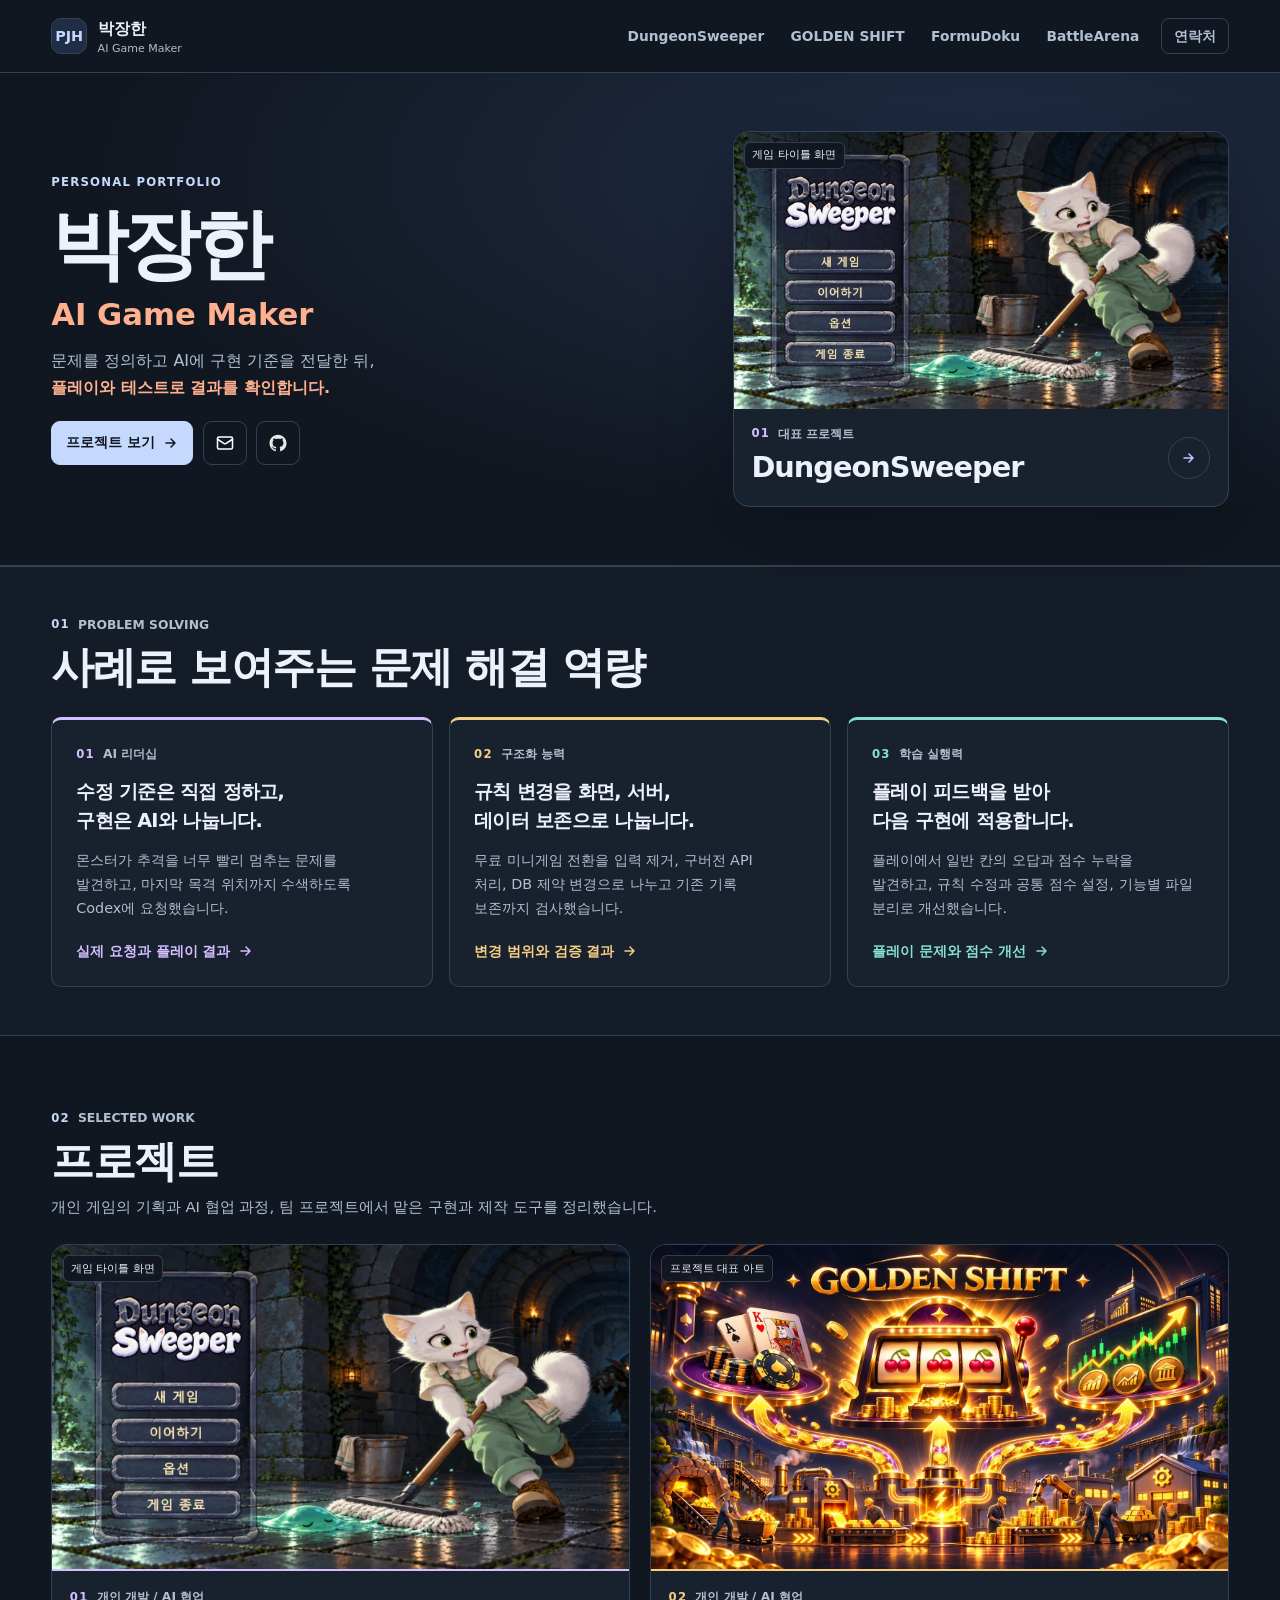
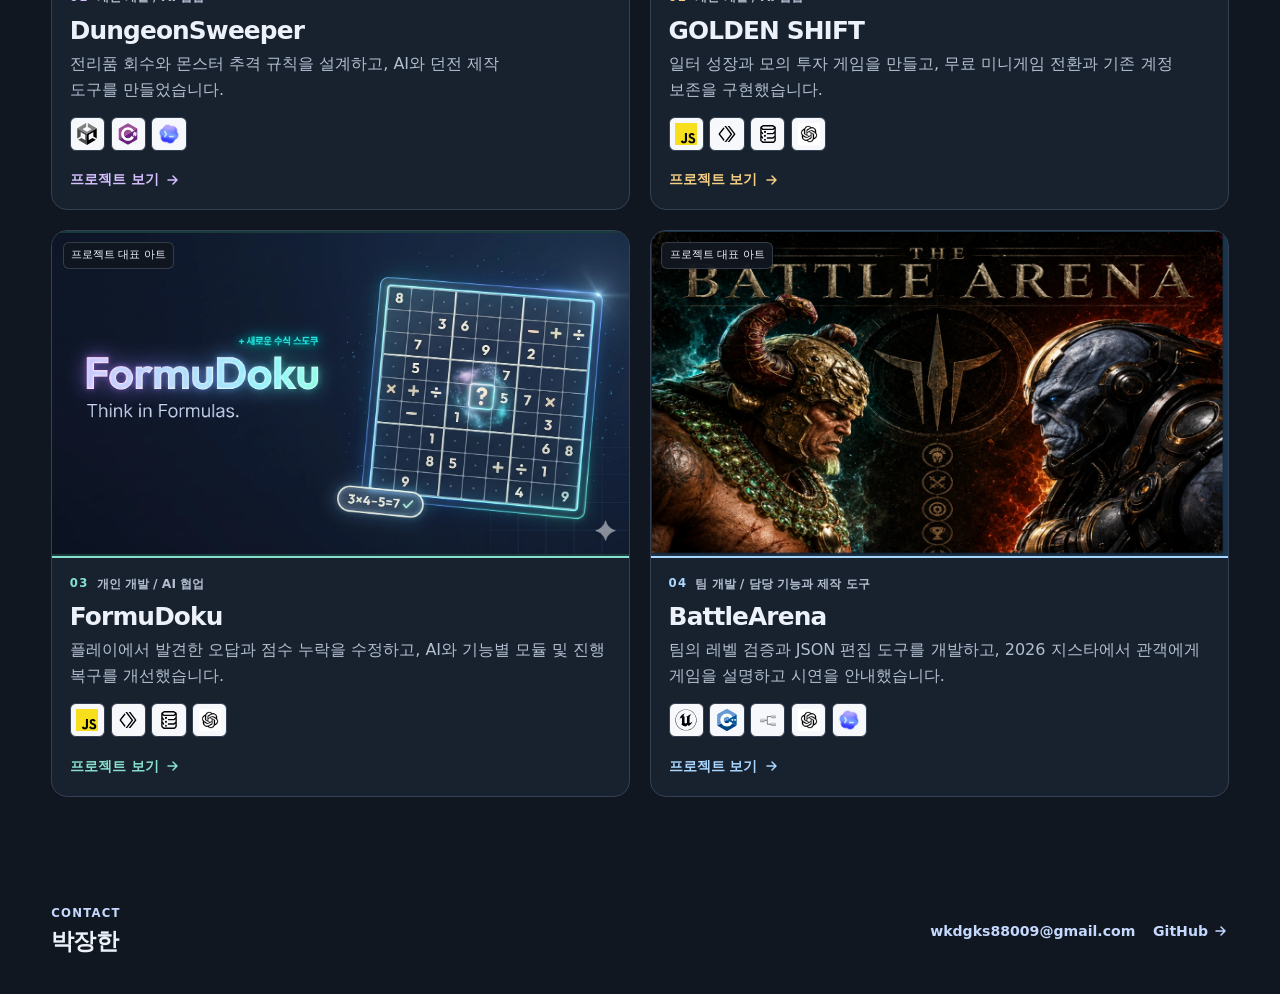
<file: index.html>
<!doctype html>
<html lang="ko">
<head>
  <meta charset="utf-8">
  <meta name="viewport" content="width=device-width, initial-scale=1">
  <meta name="description" content="박장한의 게임 기획, AI 협업 개발과 플레이 검증 포트폴리오.">
  <meta name="theme-color" content="#111720">
  <meta property="og:type" content="website">
  <meta property="og:title" content="박장한 | AI Game Maker Portfolio">
  <meta property="og:description" content="박장한의 게임 기획, AI 협업 개발과 플레이 검증 포트폴리오.">
  <meta property="og:url" content="https://msg1150.github.io/ai-game-maker-portfolio/">
  <meta property="og:image" content="https://msg1150.github.io/ai-game-maker-portfolio/assets/dungeon.webp">
  <link rel="canonical" href="https://msg1150.github.io/ai-game-maker-portfolio/">
  <link rel="icon" href="./assets/mark.svg?v=a60e582f" type="image/svg+xml">
  <link rel="stylesheet" href="./assets/site.css?v=b56db8f4">
  <script src="./assets/site.js?v=285ba21d" defer></script>
  <title>박장한 | AI Game Maker Portfolio</title>
</head>
<body class="home">
  <a class="skip" href="#main">본문으로 건너뛰기</a>
  <header class="site-header">
    <div class="shell header-inner">
      <a class="brand" href="./" aria-label="박장한 포트폴리오 홈"><span class="mark" aria-hidden="true">PJH</span><span>박장한 <small>AI Game Maker</small></span></a>
      <nav class="site-nav" aria-label="프로젝트 탐색"><a href="./projects/dungeonsweeper/">DungeonSweeper</a><a href="./projects/golden-shift/">GOLDEN SHIFT</a><a href="./projects/formudoku/">FormuDoku</a><a href="./projects/battlearena/">BattleArena</a><a class="contact-link" href="#contact">연락처</a></nav>
    </div>
  </header>
  <main id="main">
      <section class="hero">
        <div class="shell hero-inner">
          <div class="hero-copy">
            <p class="eyebrow"><span>PERSONAL PORTFOLIO</span></p>
            <h1>박장한</h1>
            <p class="hero-role">AI Game Maker</p>
            <p class="hero-summary">문제를 정의하고 AI에 구현 기준을 전달한 뒤, <strong class="text-accent">플레이와 테스트로 결과를 확인합니다.</strong></p>
            <div class="actions">
              <a class="button primary" href="#projects">프로젝트 보기<svg aria-hidden="true" viewBox="0 0 16 16" width="16" height="16" fill="none"><path d="M3 8h9m-4-4 4 4-4 4" stroke="currentColor" stroke-width="1.5" stroke-linecap="round" stroke-linejoin="round"/></svg></a>
              <a class="button icon-button" href="mailto:wkdgks88009@gmail.com" aria-label="이메일" title="이메일"><img src="./assets/icons/lucide/mail.svg" alt="" width="18" height="18"></a>
              <a class="button icon-button" href="https://github.com/msg1150" aria-label="GitHub 프로필" title="GitHub 프로필"><img src="./assets/icons/devicon/github.svg" alt="" width="18" height="18"></a>
            </div>
          </div>
          <a class="feature tone-violet" href="./projects/dungeonsweeper/">
            <div class="feature-media"><img src="./assets/dungeon.webp" alt="고양이 탐험가와 슬라임이 보이는 DungeonSweeper 타이틀 화면" width="1440" height="810" fetchpriority="high" decoding="async"><span>게임 타이틀 화면</span></div>
            <div class="feature-caption"><div><p class="eyebrow"><span>01</span> 대표 프로젝트</p><strong>DungeonSweeper</strong></div><span class="round-icon"><svg aria-hidden="true" viewBox="0 0 16 16" width="16" height="16" fill="none"><path d="M3 8h9m-4-4 4 4-4 4" stroke="currentColor" stroke-width="1.5" stroke-linecap="round" stroke-linejoin="round"/></svg></span></div>
          </a>
        </div>
      </section>
      <section class="home-evidence" id="highlights">
        <div class="shell section">
          <div class="section-head"><div><p class="eyebrow"><span>01</span> PROBLEM SOLVING</p><h2>사례로 보여주는 문제 해결 역량</h2></div></div>
          <div class="competency-grid">
            <article class="competency-card tone-violet">
              <p class="eyebrow"><span>01</span> AI 리더십</p>
              <h3>수정 기준은 직접 정하고, 구현은 AI와 나눕니다.</h3>
              <p>몬스터가 추격을 너무 빨리 멈추는 문제를 발견하고, 마지막 목격 위치까지 수색하도록 Codex에 요청했습니다.</p>
              <a href="./projects/dungeonsweeper/#awareness">실제 요청과 플레이 결과 <svg aria-hidden="true" viewBox="0 0 16 16" width="16" height="16" fill="none"><path d="M3 8h9m-4-4 4 4-4 4" stroke="currentColor" stroke-width="1.5" stroke-linecap="round" stroke-linejoin="round"/></svg></a>
            </article>
            <article class="competency-card tone-gold">
              <p class="eyebrow"><span>02</span> 구조화 능력</p>
              <h3>규칙 변경을 화면, 서버, 데이터 보존으로 나눕니다.</h3>
              <p>무료 미니게임 전환을 입력 제거, 구버전 API 처리, DB 제약 변경으로 나누고 기존 기록 보존까지 검사했습니다.</p>
              <a href="./projects/golden-shift/#free-play">변경 범위와 검증 결과 <svg aria-hidden="true" viewBox="0 0 16 16" width="16" height="16" fill="none"><path d="M3 8h9m-4-4 4 4-4 4" stroke="currentColor" stroke-width="1.5" stroke-linecap="round" stroke-linejoin="round"/></svg></a>
            </article>
            <article class="competency-card tone-mint">
              <p class="eyebrow"><span>03</span> 학습 실행력</p>
              <h3>플레이 피드백을 받아 다음 구현에 적용합니다.</h3>
              <p>플레이에서 일반 칸의 오답과 점수 누락을 발견하고, 규칙 수정과 공통 점수 설정, 기능별 파일 분리로 개선했습니다.</p>
              <a href="./projects/formudoku/#score-revision">플레이 문제와 점수 개선 <svg aria-hidden="true" viewBox="0 0 16 16" width="16" height="16" fill="none"><path d="M3 8h9m-4-4 4 4-4 4" stroke="currentColor" stroke-width="1.5" stroke-linecap="round" stroke-linejoin="round"/></svg></a>
            </article>
          </div>
        </div>
      </section>
      <section class="shell section" id="projects">
        <div class="section-head">
          <div><p class="eyebrow"><span>02</span> SELECTED WORK</p><h2>프로젝트</h2>
            <p class="section-intro">개인 게임의 기획과 AI 협업 과정, 팀 프로젝트에서 맡은 구현과 제작 도구를 정리했습니다.</p></div>
        </div>
        <div class="project-grid"><article class="project-card tone-violet">
    <a href="./projects/dungeonsweeper/">
      <div class="card-image"><img src="./assets/dungeon.webp" alt="고양이 탐험가와 슬라임이 보이는 DungeonSweeper 타이틀 화면" width="1440" height="810" loading="lazy" decoding="async"><span>게임 타이틀 화면</span></div>
      <div class="card-body">
        <p class="eyebrow"><span>01</span> 개인 개발 / AI 협업</p>
        <h3>DungeonSweeper</h3>
        <p>전리품 회수와 몬스터 추격 규칙을 설계하고, AI와 던전 제작 도구를 만들었습니다.</p>
        <ul class="tags" aria-label="사용 기술"><li class="tag-logo" title="Unity"><img src="./assets/icons/devicon/unity.svg" alt="Unity" width="22" height="22"><span class="tag-touch-label" aria-hidden="true">Unity</span></li><li class="tag-logo" title="C#"><img src="./assets/icons/devicon/csharp.svg" alt="C#" width="22" height="22"><span class="tag-touch-label" aria-hidden="true">C#</span></li><li class="tag-logo" title="Codex"><img src="./assets/icons/openai/codex.png" alt="Codex" width="22" height="22"><span class="tag-touch-label" aria-hidden="true">Codex</span></li></ul>
        <span class="card-action">프로젝트 보기 <svg aria-hidden="true" viewBox="0 0 16 16" width="16" height="16" fill="none"><path d="M3 8h9m-4-4 4 4-4 4" stroke="currentColor" stroke-width="1.5" stroke-linecap="round" stroke-linejoin="round"/></svg></span>
      </div>
    </a>
  </article><article class="project-card tone-gold">
    <a href="./projects/golden-shift/">
      <div class="card-image"><img src="./assets/golden-cover.webp" alt="슬롯, 블랙잭, 가상 거래소와 금 생산 시설을 담은 GOLDEN SHIFT 대표 일러스트" width="1600" height="900" loading="lazy" decoding="async"><span>프로젝트 대표 아트</span></div>
      <div class="card-body">
        <p class="eyebrow"><span>02</span> 개인 개발 / AI 협업</p>
        <h3>GOLDEN SHIFT</h3>
        <p>일터 성장과 모의 투자 게임을 만들고, 무료 미니게임 전환과 기존 계정 보존을 구현했습니다.</p>
        <ul class="tags" aria-label="사용 기술"><li class="tag-logo" title="JavaScript"><img src="./assets/icons/jsconf/javascript.svg" alt="JavaScript" width="22" height="22"><span class="tag-touch-label" aria-hidden="true">JavaScript</span></li><li class="tag-logo" title="Cloudflare Workers"><img src="./assets/icons/cloudflare/workers.svg" alt="Cloudflare Workers" width="22" height="22"><span class="tag-touch-label" aria-hidden="true">Cloudflare Workers</span></li><li class="tag-logo" title="D1"><img src="./assets/icons/cloudflare/d1.svg" alt="D1" width="22" height="22"><span class="tag-touch-label" aria-hidden="true">D1</span></li><li class="tag-logo" title="ChatGPT"><img src="./assets/icons/openai/chatgpt.png" alt="ChatGPT" width="22" height="22"><span class="tag-touch-label" aria-hidden="true">ChatGPT</span></li></ul>
        <span class="card-action">프로젝트 보기 <svg aria-hidden="true" viewBox="0 0 16 16" width="16" height="16" fill="none"><path d="M3 8h9m-4-4 4 4-4 4" stroke="currentColor" stroke-width="1.5" stroke-linecap="round" stroke-linejoin="round"/></svg></span>
      </div>
    </a>
  </article><article class="project-card tone-mint">
    <a href="./projects/formudoku/">
      <div class="card-image"><img src="./assets/formudoku-cover.webp" alt="FormuDoku 제목과 푸른색 스도쿠 격자가 담긴 대표 일러스트" width="1600" height="893" loading="lazy" decoding="async"><span>프로젝트 대표 아트</span></div>
      <div class="card-body">
        <p class="eyebrow"><span>03</span> 개인 개발 / AI 협업</p>
        <h3>FormuDoku</h3>
        <p>플레이에서 발견한 오답과 점수 누락을 수정하고, AI와 기능별 모듈 및 진행 복구를 개선했습니다.</p>
        <ul class="tags" aria-label="사용 기술"><li class="tag-logo" title="JavaScript"><img src="./assets/icons/jsconf/javascript.svg" alt="JavaScript" width="22" height="22"><span class="tag-touch-label" aria-hidden="true">JavaScript</span></li><li class="tag-logo" title="Cloudflare Workers"><img src="./assets/icons/cloudflare/workers.svg" alt="Cloudflare Workers" width="22" height="22"><span class="tag-touch-label" aria-hidden="true">Cloudflare Workers</span></li><li class="tag-logo" title="D1"><img src="./assets/icons/cloudflare/d1.svg" alt="D1" width="22" height="22"><span class="tag-touch-label" aria-hidden="true">D1</span></li><li class="tag-logo" title="ChatGPT"><img src="./assets/icons/openai/chatgpt.png" alt="ChatGPT" width="22" height="22"><span class="tag-touch-label" aria-hidden="true">ChatGPT</span></li></ul>
        <span class="card-action">프로젝트 보기 <svg aria-hidden="true" viewBox="0 0 16 16" width="16" height="16" fill="none"><path d="M3 8h9m-4-4 4 4-4 4" stroke="currentColor" stroke-width="1.5" stroke-linecap="round" stroke-linejoin="round"/></svg></span>
      </div>
    </a>
  </article><article class="project-card tone-blue">
    <a href="./projects/battlearena/">
      <div class="card-image"><img src="./assets/arena-cover.webp" alt="BattleArena 로고와 서로 마주 보는 두 캐릭터가 담긴 가로 대표 아트" width="1250" height="700" loading="lazy" decoding="async"><span>프로젝트 대표 아트</span></div>
      <div class="card-body">
        <p class="eyebrow"><span>04</span> 팀 개발 / 담당 기능과 제작 도구</p>
        <h3>BattleArena</h3>
        <p>팀의 레벨 검증과 JSON 편집 도구를 개발하고, 2026 지스타에서 관객에게 게임을 설명하고 시연을 안내했습니다.</p>
        <ul class="tags" aria-label="사용 기술"><li class="tag-logo" title="Unreal Engine 5.6.1"><img src="./assets/icons/devicon/unrealengine.svg" alt="Unreal Engine 5.6.1" width="22" height="22"><span class="tag-touch-label" aria-hidden="true">Unreal Engine 5.6.1</span></li><li class="tag-logo" title="C++"><img src="./assets/icons/devicon/cplusplus.svg" alt="C++" width="22" height="22"><span class="tag-touch-label" aria-hidden="true">C++</span></li><li class="tag-logo" title="Blueprint"><img src="./assets/icons/unreal/blueprint.svg" alt="Blueprint" width="22" height="22"><span class="tag-touch-label" aria-hidden="true">Blueprint</span></li><li class="tag-logo" title="ChatGPT"><img src="./assets/icons/openai/chatgpt.png" alt="ChatGPT" width="22" height="22"><span class="tag-touch-label" aria-hidden="true">ChatGPT</span></li><li class="tag-logo" title="Codex"><img src="./assets/icons/openai/codex.png" alt="Codex" width="22" height="22"><span class="tag-touch-label" aria-hidden="true">Codex</span></li></ul>
        <span class="card-action">프로젝트 보기 <svg aria-hidden="true" viewBox="0 0 16 16" width="16" height="16" fill="none"><path d="M3 8h9m-4-4 4 4-4 4" stroke="currentColor" stroke-width="1.5" stroke-linecap="round" stroke-linejoin="round"/></svg></span>
      </div>
    </a>
  </article></div>
      </section>
</main>
  <footer class="shell site-footer" id="contact">
    <div><p class="eyebrow"><span>CONTACT</span></p><h2>박장한</h2></div>
    <div class="footer-links">
      <a href="mailto:wkdgks88009@gmail.com">wkdgks88009@gmail.com</a>
      <a href="https://github.com/msg1150">GitHub <svg aria-hidden="true" viewBox="0 0 16 16" width="16" height="16" fill="none"><path d="M3 8h9m-4-4 4 4-4 4" stroke="currentColor" stroke-width="1.5" stroke-linecap="round" stroke-linejoin="round"/></svg></a>
    </div>
  </footer>
</body>
</html>
</file>
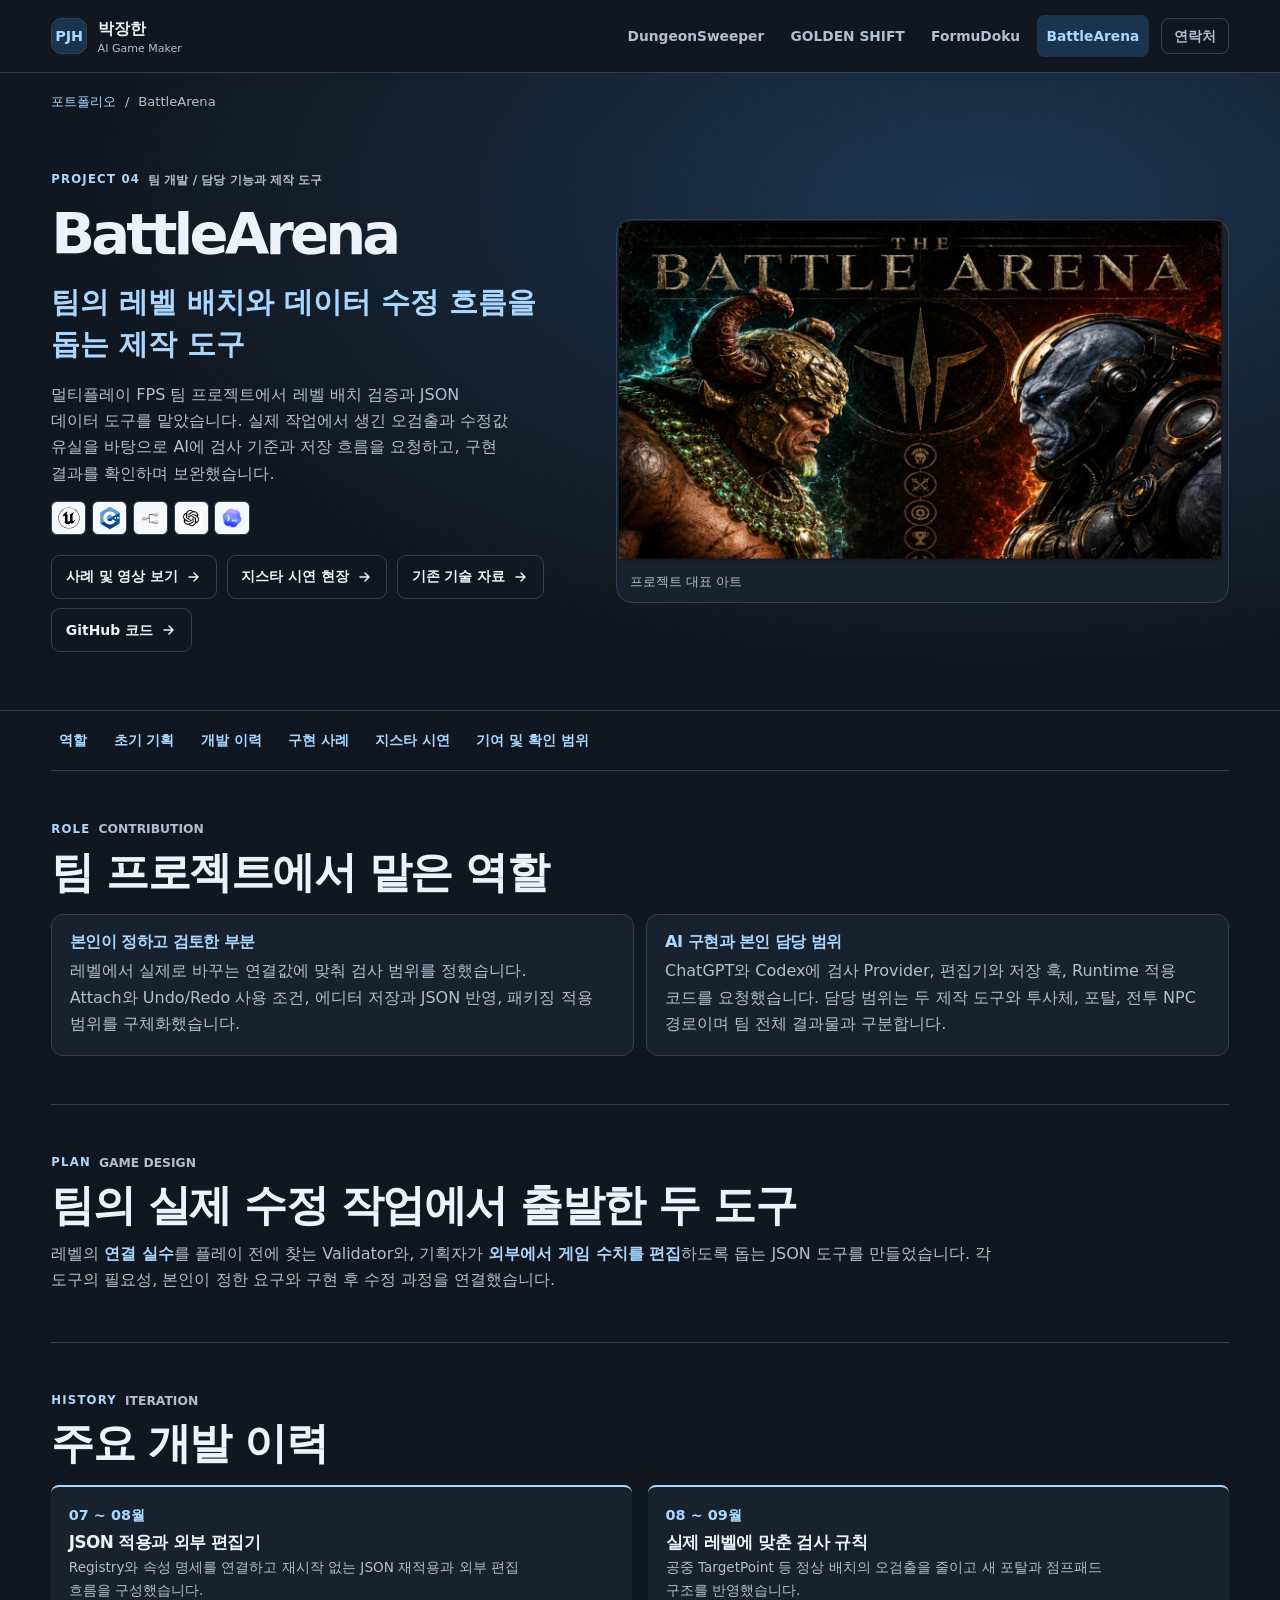
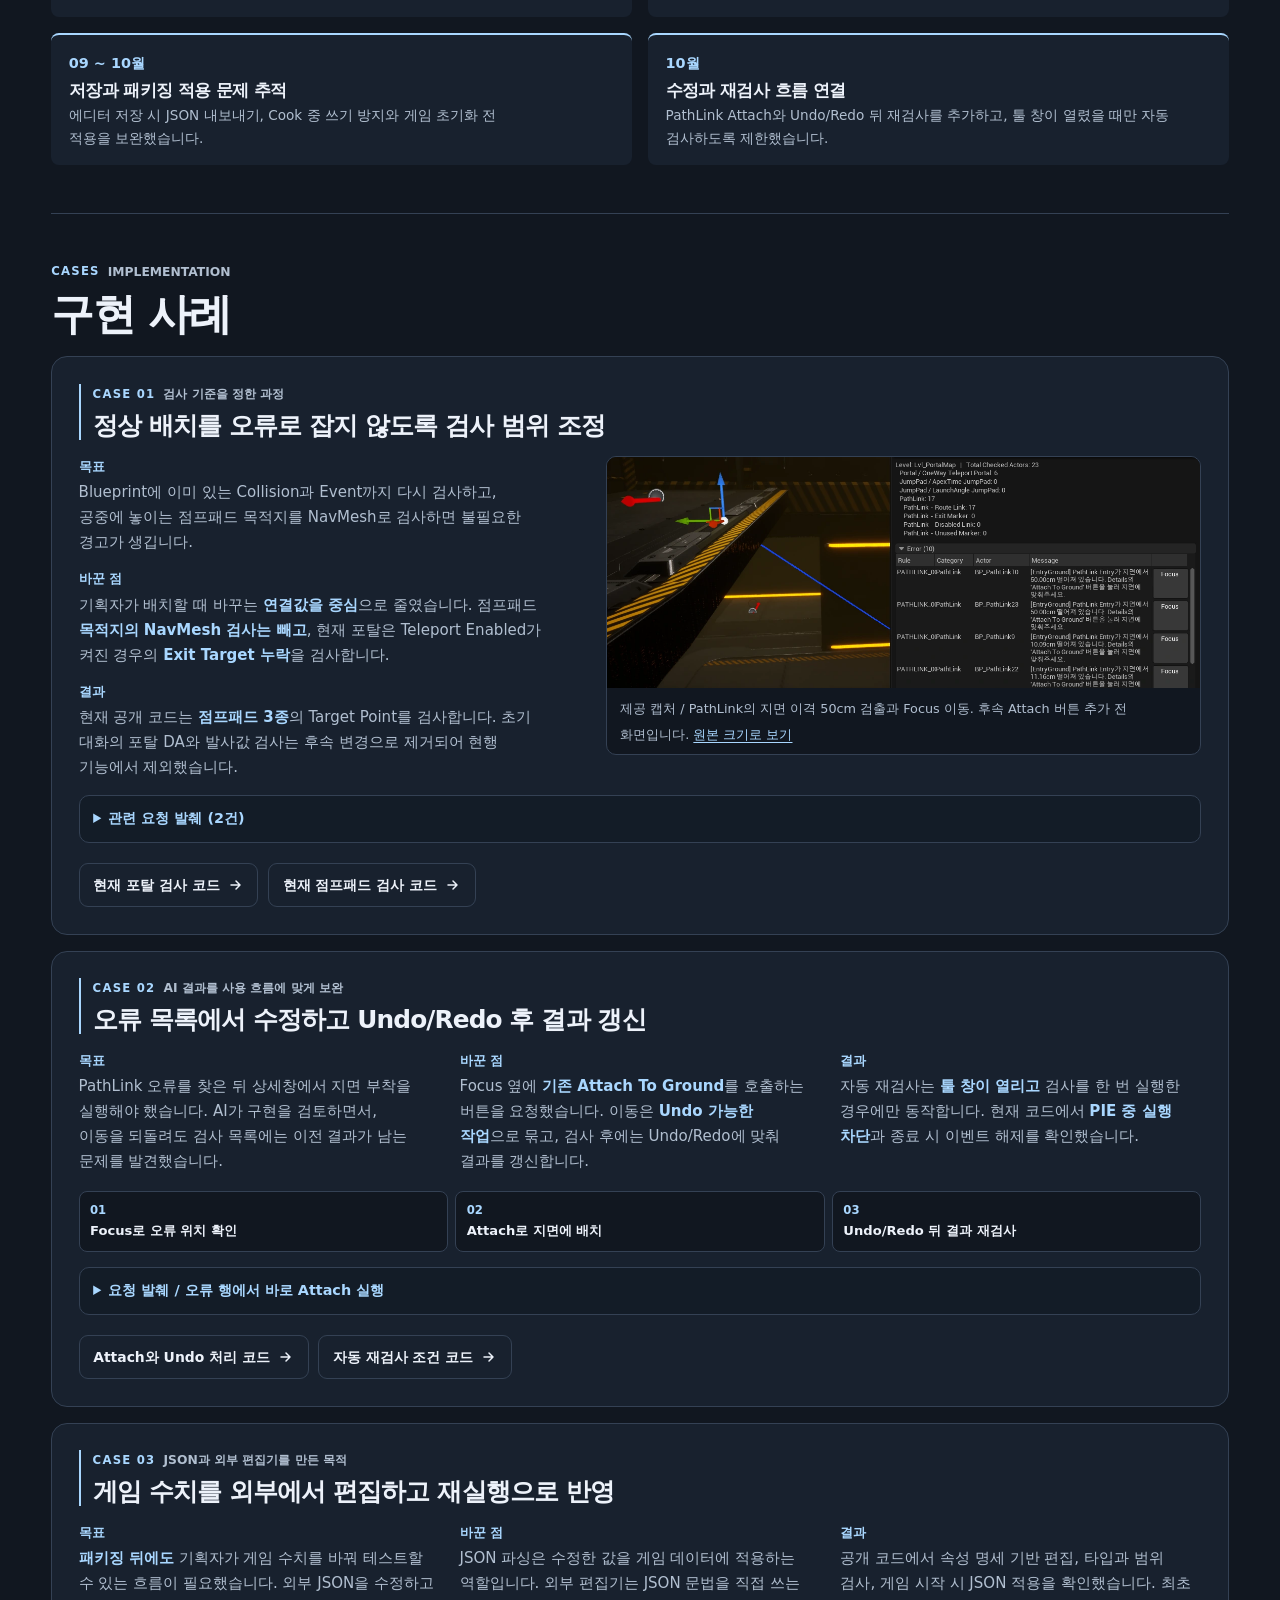
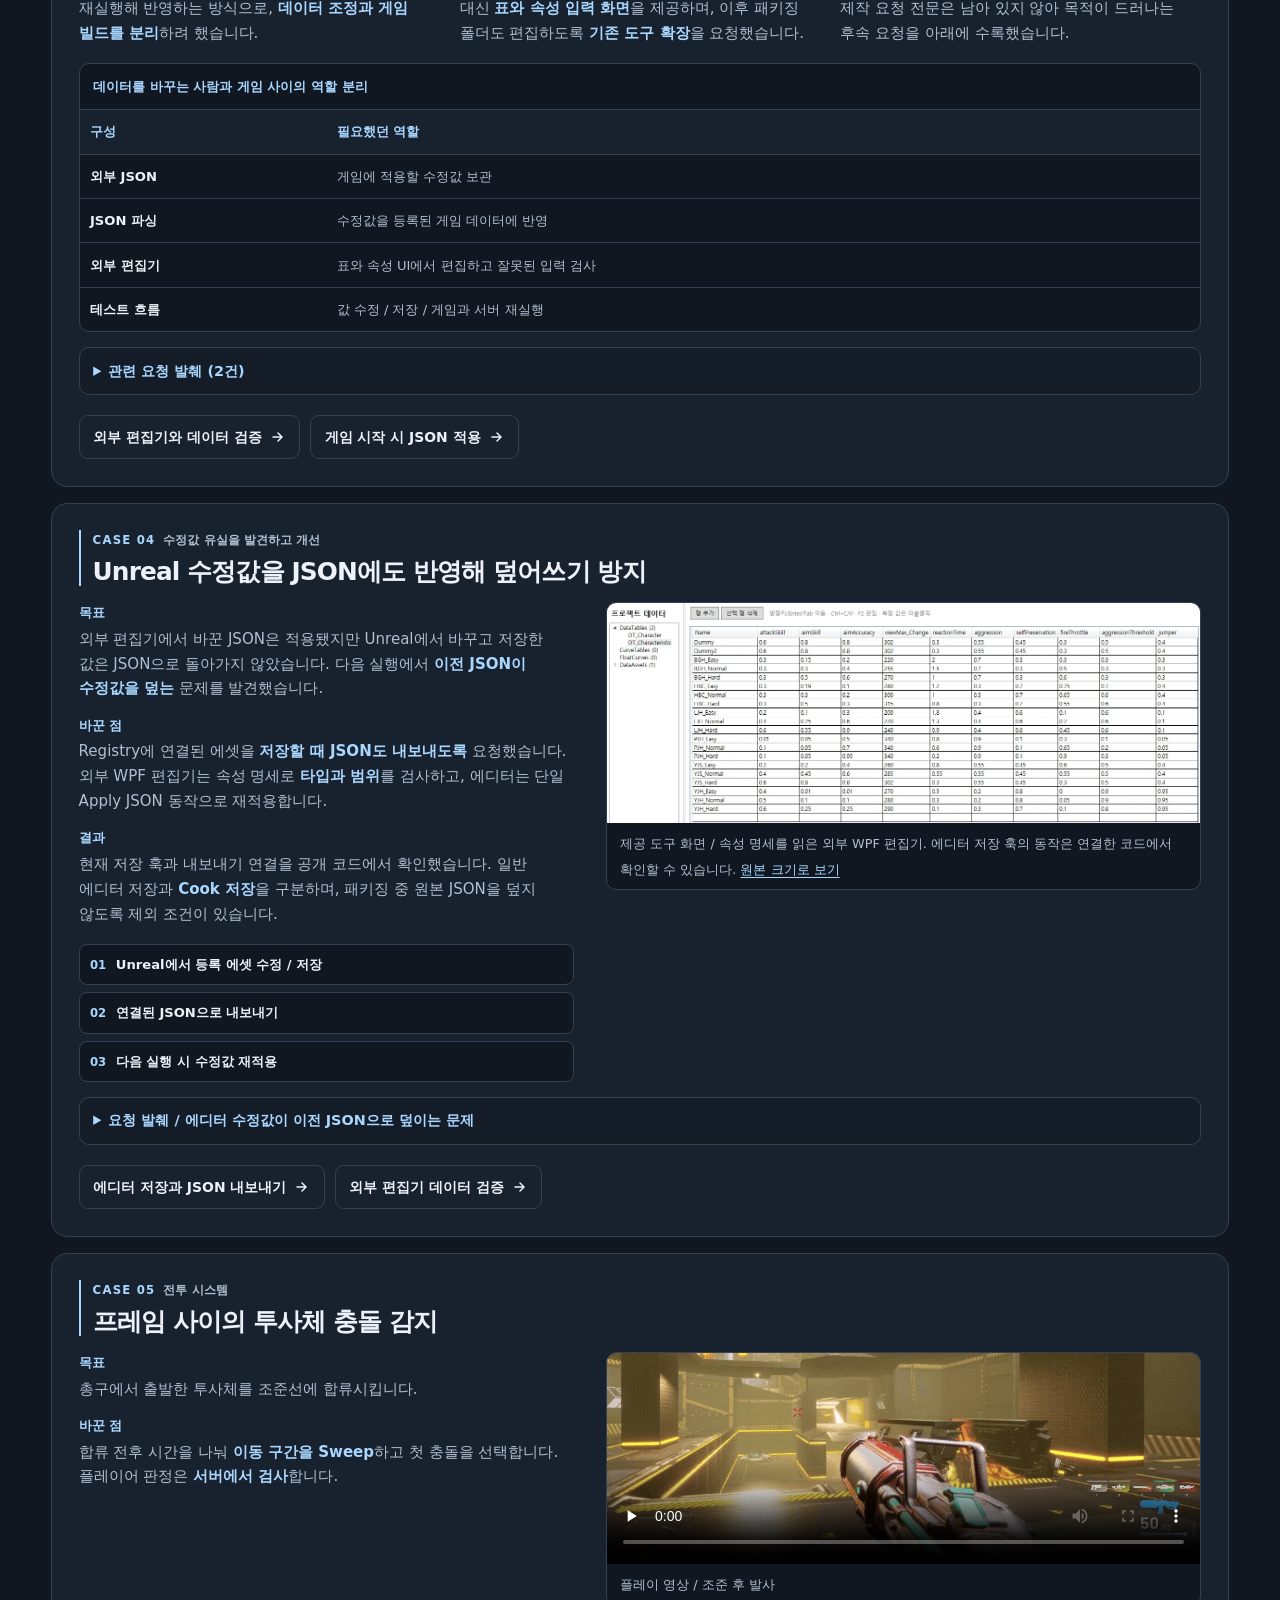
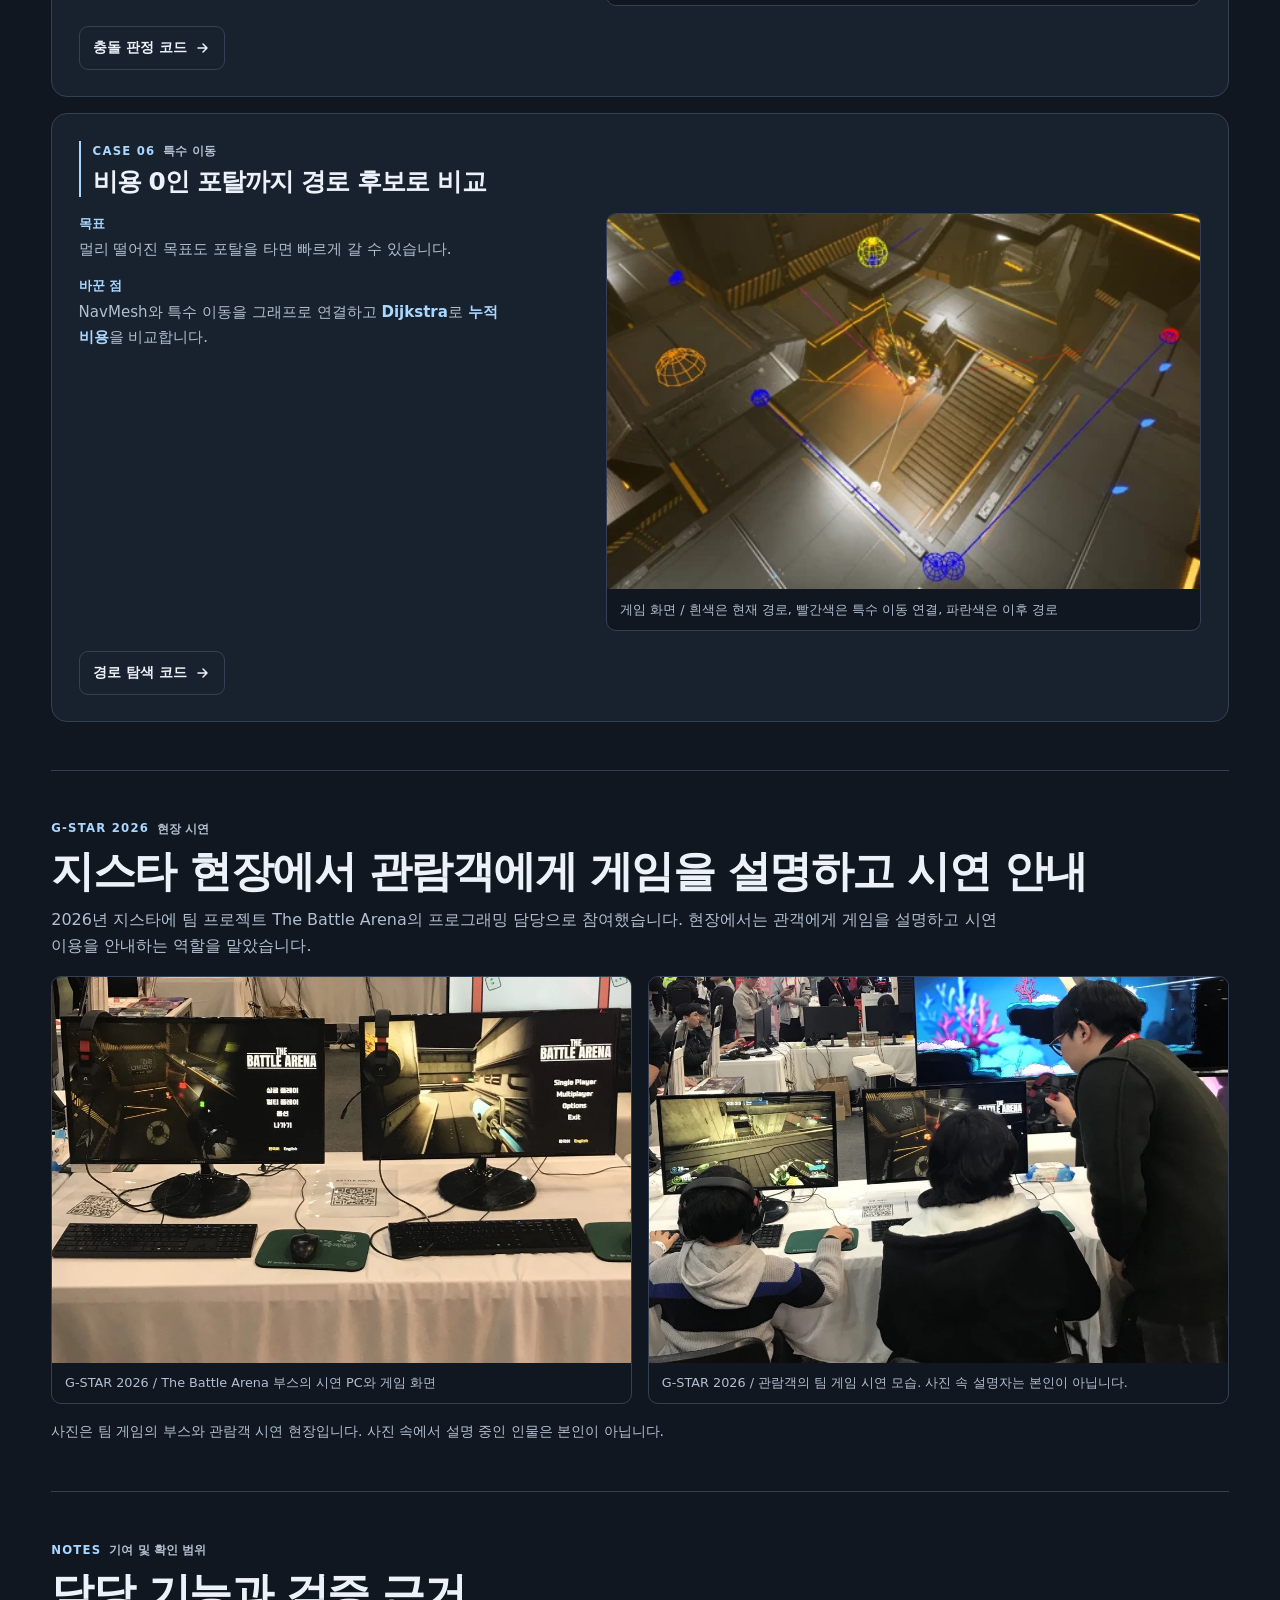
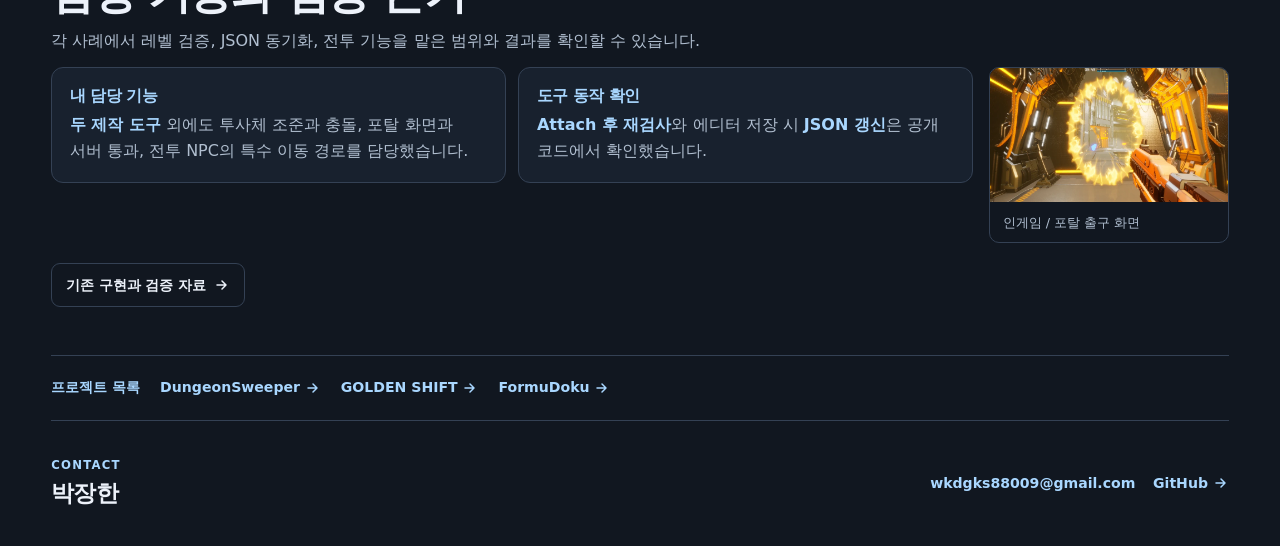
<file: projects/battlearena/index.html>
<!doctype html>
<html lang="ko">
<head>
  <meta charset="utf-8">
  <meta name="viewport" content="width=device-width, initial-scale=1">
  <meta name="description" content="멀티플레이 FPS 팀 프로젝트에서 레벨 배치 검증과 JSON 데이터 도구를 맡았습니다. 실제 작업에서 생긴 오검출과 수정값 유실을 바탕으로 AI에 검사 기준과 저장 흐름을 요청하고, 구현 결과를 확인하며 보완했습니다.">
  <meta name="theme-color" content="#111720">
  <meta property="og:type" content="website">
  <meta property="og:title" content="BattleArena | 박장한 AI Game Maker">
  <meta property="og:description" content="멀티플레이 FPS 팀 프로젝트에서 레벨 배치 검증과 JSON 데이터 도구를 맡았습니다. 실제 작업에서 생긴 오검출과 수정값 유실을 바탕으로 AI에 검사 기준과 저장 흐름을 요청하고, 구현 결과를 확인하며 보완했습니다.">
  <meta property="og:url" content="https://msg1150.github.io/ai-game-maker-portfolio/projects/battlearena/">
  <meta property="og:image" content="https://msg1150.github.io/ai-game-maker-portfolio/assets/arena-cover.webp">
  <link rel="canonical" href="https://msg1150.github.io/ai-game-maker-portfolio/projects/battlearena/">
  <link rel="icon" href="../../assets/mark.svg?v=a60e582f" type="image/svg+xml">
  <link rel="stylesheet" href="../../assets/site.css?v=b56db8f4">
  <script src="../../assets/site.js?v=285ba21d" defer></script>
  <title>BattleArena | 박장한 AI Game Maker</title>
</head>
<body class="tone-blue">
  <a class="skip" href="#main">본문으로 건너뛰기</a>
  <header class="site-header">
    <div class="shell header-inner">
      <a class="brand" href="../../" aria-label="박장한 포트폴리오 홈"><span class="mark" aria-hidden="true">PJH</span><span>박장한 <small>AI Game Maker</small></span></a>
      <nav class="site-nav" aria-label="프로젝트 탐색"><a href="../../projects/dungeonsweeper/">DungeonSweeper</a><a href="../../projects/golden-shift/">GOLDEN SHIFT</a><a href="../../projects/formudoku/">FormuDoku</a><a href="../../projects/battlearena/" aria-current="page">BattleArena</a><a class="contact-link" href="#contact">연락처</a></nav>
    </div>
  </header>
  <main id="main">
      <section class="hero project-hero">
        <div class="shell">
          <nav class="crumb" aria-label="현재 위치"><a href="../../">포트폴리오</a><span aria-hidden="true">/</span><span>BattleArena</span></nav>
          <div class="hero-inner">
            <div class="hero-copy">
              <p class="eyebrow"><span>PROJECT 04</span> 팀 개발 / 담당 기능과 제작 도구</p>
              <h1>BattleArena</h1>
              <p class="hero-lede">팀의 레벨 배치와 데이터 수정 흐름을 돕는 제작 도구</p>
              <p class="hero-summary">멀티플레이 FPS 팀 프로젝트에서 레벨 배치 검증과 JSON 데이터 도구를 맡았습니다. 실제 작업에서 생긴 오검출과 수정값 유실을 바탕으로 AI에 검사 기준과 저장 흐름을 요청하고, 구현 결과를 확인하며 보완했습니다.</p>
              <ul class="tags" aria-label="사용 기술"><li class="tag-logo" title="Unreal Engine 5.6.1"><img src="../../assets/icons/devicon/unrealengine.svg" alt="Unreal Engine 5.6.1" width="22" height="22"><span class="tag-touch-label" aria-hidden="true">Unreal Engine 5.6.1</span></li><li class="tag-logo" title="C++"><img src="../../assets/icons/devicon/cplusplus.svg" alt="C++" width="22" height="22"><span class="tag-touch-label" aria-hidden="true">C++</span></li><li class="tag-logo" title="Blueprint"><img src="../../assets/icons/unreal/blueprint.svg" alt="Blueprint" width="22" height="22"><span class="tag-touch-label" aria-hidden="true">Blueprint</span></li><li class="tag-logo" title="ChatGPT"><img src="../../assets/icons/openai/chatgpt.png" alt="ChatGPT" width="22" height="22"><span class="tag-touch-label" aria-hidden="true">ChatGPT</span></li><li class="tag-logo" title="Codex"><img src="../../assets/icons/openai/codex.png" alt="Codex" width="22" height="22"><span class="tag-touch-label" aria-hidden="true">Codex</span></li></ul>
              <div class="actions"><a class="button" href="#cases">사례 및 영상 보기<svg aria-hidden="true" viewBox="0 0 16 16" width="16" height="16" fill="none"><path d="M3 8h9m-4-4 4 4-4 4" stroke="currentColor" stroke-width="1.5" stroke-linecap="round" stroke-linejoin="round"/></svg></a><a class="button" href="#gstar-2026">지스타 시연 현장<svg aria-hidden="true" viewBox="0 0 16 16" width="16" height="16" fill="none"><path d="M3 8h9m-4-4 4 4-4 4" stroke="currentColor" stroke-width="1.5" stroke-linecap="round" stroke-linejoin="round"/></svg></a><a class="button" href="https://msg1150.github.io/projects/battlearena/">기존 기술 자료<svg aria-hidden="true" viewBox="0 0 16 16" width="16" height="16" fill="none"><path d="M3 8h9m-4-4 4 4-4 4" stroke="currentColor" stroke-width="1.5" stroke-linecap="round" stroke-linejoin="round"/></svg></a><a class="button" href="https://github.com/msg1150/UnrealTeamProjectPortfolio">GitHub 코드<svg aria-hidden="true" viewBox="0 0 16 16" width="16" height="16" fill="none"><path d="M3 8h9m-4-4 4 4-4 4" stroke="currentColor" stroke-width="1.5" stroke-linecap="round" stroke-linejoin="round"/></svg></a></div>
            </div>
            <figure class="project-cover"><img src="../../assets/arena-cover.webp" alt="BattleArena 로고와 서로 마주 보는 두 캐릭터가 담긴 가로 대표 아트" width="1250" height="700" fetchpriority="high" decoding="async"><figcaption>프로젝트 대표 아트</figcaption></figure>
          </div>
        </div>
      </section>
      <div class="shell detail">
        <nav class="local-nav" aria-label="페이지 목차">
          <a href="#role">역할</a><a href="#planning">초기 기획</a><a href="#timeline">개발 이력</a><a href="#cases">구현 사례</a><a href="#gstar-2026">지스타 시연</a><a href="#tools">기여 및 확인 범위</a>
        </nav>

        <section id="role" class="detail-section">
          <p class="eyebrow"><span>ROLE</span> CONTRIBUTION</p>
          <h2>팀 프로젝트에서 맡은 역할</h2>
          <div class="role-grid"><div><h3>본인이 정하고 검토한 부분</h3><p>레벨에서 실제로 바꾸는 연결값에 맞춰 검사 범위를 정했습니다. Attach와 Undo/Redo 사용 조건, 에디터 저장과 JSON 반영, 패키징 적용 범위를 구체화했습니다.</p></div><div><h3>AI 구현과 본인 담당 범위</h3><p>ChatGPT와 Codex에 검사 Provider, 편집기와 저장 훅, Runtime 적용 코드를 요청했습니다. 담당 범위는 두 제작 도구와 투사체, 포탈, 전투 NPC 경로이며 팀 전체 결과물과 구분합니다.</p></div></div>
        </section>
        <section id="planning" class="detail-section">
          <p class="eyebrow"><span>PLAN</span> GAME DESIGN</p>
          <h2>팀의 실제 수정 작업에서 출발한 두 도구</h2>
          <p class="prose">레벨의 <strong class="text-accent">연결 실수</strong>를 플레이 전에 찾는 Validator와, 기획자가 <strong class="text-accent">외부에서 게임 수치를 편집</strong>하도록 돕는 JSON 도구를 만들었습니다. 각 도구의 필요성, 본인이 정한 요구와 구현 후 수정 과정을 연결했습니다.</p>
        </section>
        <section id="timeline" class="detail-section"><p class="eyebrow"><span>HISTORY</span> ITERATION</p><h2>주요 개발 이력</h2>
          <ol class="timeline"><li><span>07 ~ 08월</span><div><h3>JSON 적용과 외부 편집기</h3><p>Registry와 속성 명세를 연결하고 재시작 없는 JSON 재적용과 외부 편집 흐름을 구성했습니다.</p></div></li><li><span>08 ~ 09월</span><div><h3>실제 레벨에 맞춘 검사 규칙</h3><p>공중 TargetPoint 등 정상 배치의 오검출을 줄이고 새 포탈과 점프패드 구조를 반영했습니다.</p></div></li><li><span>09 ~ 10월</span><div><h3>저장과 패키징 적용 문제 추적</h3><p>에디터 저장 시 JSON 내보내기, Cook 중 쓰기 방지와 게임 초기화 전 적용을 보완했습니다.</p></div></li><li><span>10월</span><div><h3>수정과 재검사 흐름 연결</h3><p>PathLink Attach와 Undo/Redo 뒤 재검사를 추가하고, 툴 창이 열렸을 때만 자동 검사하도록 제한했습니다.</p></div></li></ol></section>
        <section id="cases" class="detail-section">
          <p class="eyebrow"><span>CASES</span> IMPLEMENTATION</p><h2>구현 사례</h2>
          <div class="case-list"><article class="case case--split" id="level-validator">
    <div class="case-head"><p class="eyebrow"><span>CASE 01</span> 검사 기준을 정한 과정</p><h3>정상 배치를 오류로 잡지 않도록 검사 범위 조정</h3></div>
    <div class="case-layout">
      <dl class="case-copy">
        <div><dt>목표</dt><dd>Blueprint에 이미 있는 Collision과 Event까지 다시 검사하고, 공중에 놓이는 점프패드 목적지를 NavMesh로 검사하면 불필요한 경고가 생깁니다.</dd></div>
        <div><dt>바꾼 점</dt><dd>기획자가 배치할 때 바꾸는 <strong class="text-accent">연결값을 중심</strong>으로 줄였습니다. 점프패드 <strong class="text-accent">목적지의 NavMesh 검사는 빼고</strong>, 현재 포탈은 Teleport Enabled가 켜진 경우의 <strong class="text-accent">Exit Target 누락</strong>을 검사합니다.</dd></div>
        <div><dt>결과</dt><dd>현재 공개 코드는 <strong class="text-accent">점프패드 3종</strong>의 Target Point를 검사합니다. 초기 대화의 포탈 DA와 발사값 검사는 후속 변경으로 제거되어 현행 기능에서 제외했습니다.</dd></div>
      </dl>

      <div class="case-visual"><figure class="evidence"><img src="../../assets/arena-level-validator.webp" width="1172" height="457" alt="Unreal 에디터의 레벨 검증 오류 목록과 경로 오브젝트" loading="lazy" decoding="async"><figcaption>제공 캡처 / PathLink의 지면 이격 50cm 검출과 Focus 이동. 후속 Attach 버튼 추가 전 화면입니다. <a href="../../assets/arena-level-validator.webp">원본 크기로 보기</a></figcaption></figure></div>
    </div>
    <details class="prompt">
    <summary>관련 요청 발췌 (2건)</summary>
    <div class="prompt-body">
      <h4>공중 TargetPoint의 NavMesh 검사 제외</h4>
      <pre><code>이게 점프패드의 target point는 아무래도 이쪽으로 점프를 뛰어 같은 느낌이라 공중에 있을수있어서 targetpoint 주변에 navmesh 검사하는 로직은 빼야할거같아</code></pre>
      <div class="prompt-tools"><button type="button" data-copy hidden>프롬프트 복사</button><span class="copy-status" role="status"></span></div>
    </div><div class="prompt-body">
      <h4>활성 포탈의 출구 검사 기준</h4>
      <pre><code>기존 BP_OneWayPortal을 더이상 사용하지 않고 SeamlessPortalActor를 사용할거야 그래서 포탈 검증을 해당 Actor를 기준으로 검증을 해야하는데 해당 Actor의 기준은 Teleport Enabled가 true면 Exit Target이 있어야해</code></pre>
      <div class="prompt-tools"><button type="button" data-copy hidden>프롬프트 복사</button><span class="copy-status" role="status"></span></div>
    </div>
  </details>
    <div class="actions"><a class="button" href="https://github.com/msg1150/UnrealTeamProjectPortfolio/blob/c65bde5b3418a73e0b753556612cb72ab355de0b/GameplayValidator/PortalValidationProvider.cpp">현재 포탈 검사 코드<svg aria-hidden="true" viewBox="0 0 16 16" width="16" height="16" fill="none"><path d="M3 8h9m-4-4 4 4-4 4" stroke="currentColor" stroke-width="1.5" stroke-linecap="round" stroke-linejoin="round"/></svg></a><a class="button" href="https://github.com/msg1150/UnrealTeamProjectPortfolio/blob/c65bde5b3418a73e0b753556612cb72ab355de0b/GameplayValidator/JumpPadValidationProvider.cpp">현재 점프패드 검사 코드<svg aria-hidden="true" viewBox="0 0 16 16" width="16" height="16" fill="none"><path d="M3 8h9m-4-4 4 4-4 4" stroke="currentColor" stroke-width="1.5" stroke-linecap="round" stroke-linejoin="round"/></svg></a></div>
  </article><article class="case case--stacked" id="validator-repair">
    <div class="case-head"><p class="eyebrow"><span>CASE 02</span> AI 결과를 사용 흐름에 맞게 보완</p><h3>오류 목록에서 수정하고 Undo/Redo 후 결과 갱신</h3></div>
    <div class="case-layout">
      <dl class="case-copy">
        <div><dt>목표</dt><dd>PathLink 오류를 찾은 뒤 상세창에서 지면 부착을 실행해야 했습니다. AI가 구현을 검토하면서, 이동을 되돌려도 검사 목록에는 이전 결과가 남는 문제를 발견했습니다.</dd></div>
        <div><dt>바꾼 점</dt><dd>Focus 옆에 <strong class="text-accent">기존 Attach To Ground</strong>를 호출하는 버튼을 요청했습니다. 이동은 <strong class="text-accent">Undo 가능한 작업</strong>으로 묶고, 검사 후에는 Undo/Redo에 맞춰 결과를 갱신합니다.</dd></div>
        <div><dt>결과</dt><dd>자동 재검사는 <strong class="text-accent">툴 창이 열리고</strong> 검사를 한 번 실행한 경우에만 동작합니다. 현재 코드에서 <strong class="text-accent">PIE 중 실행 차단</strong>과 종료 시 이벤트 해제를 확인했습니다.</dd></div>
      </dl>
      <div class="case-support"><ol class="case-flow" aria-label="구현 흐름"><li>Focus로 오류 위치 확인</li><li>Attach로 지면에 배치</li><li>Undo/Redo 뒤 결과 재검사</li></ol></div>

    </div>
    <details class="prompt">
    <summary>요청 발췌 / 오류 행에서 바로 Attach 실행</summary>
    <div class="prompt-body">

      <pre><code>Focus버튼 옆에 attach버튼도 같이 두고 해당 버튼을 누르면 실제 PathLink의 Attach To Ground 버튼을 누른것처럼 되게 해줘</code></pre>
      <div class="prompt-tools"><button type="button" data-copy hidden>프롬프트 복사</button><span class="copy-status" role="status"></span></div>
    </div>
  </details>
    <div class="actions"><a class="button" href="https://github.com/msg1150/UnrealTeamProjectPortfolio/blob/c65bde5b3418a73e0b753556612cb72ab355de0b/GameplayValidator/SGameplayValidationIssueRow.cpp">Attach와 Undo 처리 코드<svg aria-hidden="true" viewBox="0 0 16 16" width="16" height="16" fill="none"><path d="M3 8h9m-4-4 4 4-4 4" stroke="currentColor" stroke-width="1.5" stroke-linecap="round" stroke-linejoin="round"/></svg></a><a class="button" href="https://github.com/msg1150/UnrealTeamProjectPortfolio/blob/c65bde5b3418a73e0b753556612cb72ab355de0b/GameplayValidator/GameplayValidationSubsystem.cpp">자동 재검사 조건 코드<svg aria-hidden="true" viewBox="0 0 16 16" width="16" height="16" fill="none"><path d="M3 8h9m-4-4 4 4-4 4" stroke="currentColor" stroke-width="1.5" stroke-linecap="round" stroke-linejoin="round"/></svg></a></div>
  </article><article class="case case--stacked" id="json-runtime">
    <div class="case-head"><p class="eyebrow"><span>CASE 03</span> JSON과 외부 편집기를 만든 목적</p><h3>게임 수치를 외부에서 편집하고 재실행으로 반영</h3></div>
    <div class="case-layout">
      <dl class="case-copy">
        <div><dt>목표</dt><dd><strong class="text-accent">패키징 뒤에도</strong> 기획자가 게임 수치를 바꿔 테스트할 수 있는 흐름이 필요했습니다. 외부 JSON을 수정하고 재실행해 반영하는 방식으로, <strong class="text-accent">데이터 조정과 게임 빌드를 분리</strong>하려 했습니다.</dd></div>
        <div><dt>바꾼 점</dt><dd>JSON 파싱은 수정한 값을 게임 데이터에 적용하는 역할입니다. 외부 편집기는 JSON 문법을 직접 쓰는 대신 <strong class="text-accent">표와 속성 입력 화면</strong>을 제공하며, 이후 패키징 폴더도 편집하도록 <strong class="text-accent">기존 도구 확장</strong>을 요청했습니다.</dd></div>
        <div><dt>결과</dt><dd>공개 코드에서 속성 명세 기반 편집, 타입과 범위 검사, 게임 시작 시 JSON 적용을 확인했습니다. 최초 제작 요청 전문은 남아 있지 않아 목적이 드러나는 후속 요청을 아래에 수록했습니다.</dd></div>
      </dl>
      <div class="case-support"><div class="case-table-wrap"><table class="case-table">
    <caption>데이터를 바꾸는 사람과 게임 사이의 역할 분리</caption>
    <thead><tr><th scope="col">구성</th><th scope="col">필요했던 역할</th></tr></thead>
    <tbody><tr><th scope="row">외부 JSON</th><td>게임에 적용할 수정값 보관</td></tr><tr><th scope="row">JSON 파싱</th><td>수정값을 등록된 게임 데이터에 반영</td></tr><tr><th scope="row">외부 편집기</th><td>표와 속성 UI에서 편집하고 잘못된 입력 검사</td></tr><tr><th scope="row">테스트 흐름</th><td>값 수정 / 저장 / 게임과 서버 재실행</td></tr></tbody>
  </table></div></div>

    </div>
    <details class="prompt">
    <summary>관련 요청 발췌 (2건)</summary>
    <div class="prompt-body">
      <h4>적용 버튼 하나와 실패 이유로 사용 흐름 단순화</h4>
      <pre><code>아니 버튼 뭐 이것저것 만들지말고 그냥 진짜 딱 적용 버튼 하나만 두고 알아서 검사돌려서 에디터 켰을때 나오는 알림창으로 성공 몇개 실패 몇개 이런식으로 띄우고 메세지 로그에 실패 이유 띄우는게 나을거같아</code></pre>
      <div class="prompt-tools"><button type="button" data-copy hidden>프롬프트 복사</button><span class="copy-status" role="status"></span></div>
    </div><div class="prompt-body">
      <h4>패키징 뒤에도 외부 편집기로 값을 바꾸려는 요구</h4>
      <pre><code>패키징후에 패키징 폴더에 있는 json을 수정을 해야하는데 그 기능을 지금 못해서 이걸 수정을 할지 아예 새로 만들지 고민중이야</code></pre>
      <div class="prompt-tools"><button type="button" data-copy hidden>프롬프트 복사</button><span class="copy-status" role="status"></span></div>
    </div>
  </details>
    <div class="actions"><a class="button" href="https://github.com/msg1150/UnrealTeamProjectPortfolio/blob/c65bde5b3418a73e0b753556612cb72ab355de0b/DataEditor/Core/Services.cs">외부 편집기와 데이터 검증<svg aria-hidden="true" viewBox="0 0 16 16" width="16" height="16" fill="none"><path d="M3 8h9m-4-4 4 4-4 4" stroke="currentColor" stroke-width="1.5" stroke-linecap="round" stroke-linejoin="round"/></svg></a><a class="button" href="https://github.com/msg1150/UnrealTeamProjectPortfolio/blob/c65bde5b3418a73e0b753556612cb72ab355de0b/JsonAssetSync/JsonAssetSyncSubsystem.cpp">게임 시작 시 JSON 적용<svg aria-hidden="true" viewBox="0 0 16 16" width="16" height="16" fill="none"><path d="M3 8h9m-4-4 4 4-4 4" stroke="currentColor" stroke-width="1.5" stroke-linecap="round" stroke-linejoin="round"/></svg></a></div>
  </article><article class="case case--split case--with-support" id="data-tools">
    <div class="case-head"><p class="eyebrow"><span>CASE 04</span> 수정값 유실을 발견하고 개선</p><h3>Unreal 수정값을 JSON에도 반영해 덮어쓰기 방지</h3></div>
    <div class="case-layout">
      <dl class="case-copy">
        <div><dt>목표</dt><dd>외부 편집기에서 바꾼 JSON은 적용됐지만 Unreal에서 바꾸고 저장한 값은 JSON으로 돌아가지 않았습니다. 다음 실행에서 <strong class="text-accent">이전 JSON이 수정값을 덮는</strong> 문제를 발견했습니다.</dd></div>
        <div><dt>바꾼 점</dt><dd>Registry에 연결된 에셋을 <strong class="text-accent">저장할 때 JSON도 내보내도록</strong> 요청했습니다. 외부 WPF 편집기는 속성 명세로 <strong class="text-accent">타입과 범위</strong>를 검사하고, 에디터는 단일 Apply JSON 동작으로 재적용합니다.</dd></div>
        <div><dt>결과</dt><dd>현재 저장 훅과 내보내기 연결을 공개 코드에서 확인했습니다. 일반 에디터 저장과 <strong class="text-accent">Cook 저장</strong>을 구분하며, 패키징 중 원본 JSON을 덮지 않도록 제외 조건이 있습니다.</dd></div>
      </dl>
      <div class="case-support"><ol class="case-flow" aria-label="구현 흐름"><li>Unreal에서 등록 에셋 수정 / 저장</li><li>연결된 JSON으로 내보내기</li><li>다음 실행 시 수정값 재적용</li></ol></div>
      <div class="case-visual"><figure class="evidence"><img src="../../assets/arena-data-editor.webp" width="1280" height="475" alt="WPF 에디터에서 데이터 행과 속성값을 편집하는 화면" loading="lazy" decoding="async"><figcaption>제공 도구 화면 / 속성 명세를 읽은 외부 WPF 편집기. 에디터 저장 훅의 동작은 연결한 코드에서 확인할 수 있습니다. <a href="../../assets/arena-data-editor.webp">원본 크기로 보기</a></figcaption></figure></div>
    </div>
    <details class="prompt">
    <summary>요청 발췌 / 에디터 수정값이 이전 JSON으로 덮이는 문제</summary>
    <div class="prompt-body">

      <pre><code>기존 json값으로 에디터를 다시 켰을때 덮어씌워지고 이 부분을 수정을 해야할거같은데 에디터상에서 수정을 하면 해당 뭐 테이블이나 에셋을 저장할때 알아서 json에도 반영이 되던가</code></pre>
      <div class="prompt-tools"><button type="button" data-copy hidden>프롬프트 복사</button><span class="copy-status" role="status"></span></div>
    </div>
  </details>
    <div class="actions"><a class="button" href="https://github.com/msg1150/UnrealTeamProjectPortfolio/blob/c65bde5b3418a73e0b753556612cb72ab355de0b/JsonAssetSync/JsonAssetSyncEditor.cpp">에디터 저장과 JSON 내보내기<svg aria-hidden="true" viewBox="0 0 16 16" width="16" height="16" fill="none"><path d="M3 8h9m-4-4 4 4-4 4" stroke="currentColor" stroke-width="1.5" stroke-linecap="round" stroke-linejoin="round"/></svg></a><a class="button" href="https://github.com/msg1150/UnrealTeamProjectPortfolio/blob/c65bde5b3418a73e0b753556612cb72ab355de0b/DataEditor/Core/Services.cs">외부 편집기 데이터 검증<svg aria-hidden="true" viewBox="0 0 16 16" width="16" height="16" fill="none"><path d="M3 8h9m-4-4 4 4-4 4" stroke="currentColor" stroke-width="1.5" stroke-linecap="round" stroke-linejoin="round"/></svg></a></div>
  </article><article class="case case--split" id="projectile">
    <div class="case-head"><p class="eyebrow"><span>CASE 05</span> 전투 시스템</p><h3>프레임 사이의 투사체 충돌 감지</h3></div>
    <div class="case-layout">
      <dl class="case-copy">
        <div><dt>목표</dt><dd>총구에서 출발한 투사체를 조준선에 합류시킵니다.</dd></div>
        <div><dt>바꾼 점</dt><dd>합류 전후 시간을 나눠 <strong class="text-accent">이동 구간을 Sweep</strong>하고 첫 충돌을 선택합니다. 플레이어 판정은 <strong class="text-accent">서버에서 검사</strong>합니다.</dd></div>

      </dl>

      <div class="case-visual"><figure class="evidence"><video controls playsinline preload="none" width="864" height="308" style="aspect-ratio: 864 / 308" poster="../../assets/arena-shot.webp" aria-label="조준선과 총구 위치가 다른 상태에서의 발사 장면"><source src="../../assets/arena-shot.mp4" type="video/mp4"><a href="../../assets/arena-shot.mp4">MP4 영상 열기</a></video><figcaption>플레이 영상 / 조준 후 발사</figcaption></figure></div>
    </div>

    <div class="actions"><a class="button" href="https://github.com/msg1150/UnrealTeamProjectPortfolio/blob/fee0b72e4cc6236acfcb332139613f53fd87b244/Weapon/ProjectileWorldCollisionComponent.cpp">충돌 판정 코드<svg aria-hidden="true" viewBox="0 0 16 16" width="16" height="16" fill="none"><path d="M3 8h9m-4-4 4 4-4 4" stroke="currentColor" stroke-width="1.5" stroke-linecap="round" stroke-linejoin="round"/></svg></a></div>
  </article><article class="case case--split" id="navigation">
    <div class="case-head"><p class="eyebrow"><span>CASE 06</span> 특수 이동</p><h3>비용 0인 포탈까지 경로 후보로 비교</h3></div>
    <div class="case-layout">
      <dl class="case-copy">
        <div><dt>목표</dt><dd>멀리 떨어진 목표도 포탈을 타면 빠르게 갈 수 있습니다.</dd></div>
        <div><dt>바꾼 점</dt><dd>NavMesh와 특수 이동을 그래프로 연결하고 <strong class="text-accent">Dijkstra</strong>로 <strong class="text-accent">누적 비용</strong>을 비교합니다.</dd></div>

      </dl>

      <div class="case-visual"><figure class="evidence"><img src="../../assets/arena-nav.webp" width="464" height="294" alt="전투 NPC의 경로와 특수 이동 연결을 시각화한 게임 화면" loading="lazy" decoding="async"><figcaption>게임 화면 / 흰색은 현재 경로, 빨간색은 특수 이동 연결, 파란색은 이후 경로</figcaption></figure></div>
    </div>

    <div class="actions"><a class="button" href="https://github.com/msg1150/UnrealTeamProjectPortfolio/blob/2d5b0c733c93af8702e434e984767b7501b3d082/PathLink/PathLinkRouteFinder.cpp">경로 탐색 코드<svg aria-hidden="true" viewBox="0 0 16 16" width="16" height="16" fill="none"><path d="M3 8h9m-4-4 4 4-4 4" stroke="currentColor" stroke-width="1.5" stroke-linecap="round" stroke-linejoin="round"/></svg></a></div>
  </article></div>
        </section>

        <section id="gstar-2026" class="detail-section exhibition-section">
          <p class="eyebrow"><span>G-STAR 2026</span> 현장 시연</p>
          <h2>지스타 현장에서 관람객에게 게임을 설명하고 시연 안내</h2>
          <p class="prose">2026년 지스타에 팀 프로젝트 The Battle Arena의 프로그래밍 담당으로 참여했습니다. 현장에서는 관객에게 게임을 설명하고 시연 이용을 안내하는 역할을 맡았습니다.</p>
          <div class="gallery exhibition-gallery"><figure class="evidence"><div class="media-window" style="aspect-ratio: 1080 / 720"><img src="../../assets/arena-gstar-booth-2026.webp" width="1080" height="1440" alt="G-STAR 2026 현장에서 The Battle Arena의 한국어 및 영어 게임 화면을 띄운 시연 PC 두 대" loading="lazy" decoding="async" style="width: 100%; left: 0%; top: -69.44444444444444%"></div><figcaption>G-STAR 2026 / The Battle Arena 부스의 시연 PC와 게임 화면</figcaption></figure><figure class="evidence"><div class="media-window" style="aspect-ratio: 1080 / 720"><img src="../../assets/arena-gstar-visitors-2026.webp" width="1080" height="1440" alt="G-STAR 2026 부스에서 관람객이 The Battle Arena를 플레이하는 모습. 사진 속 설명자는 지원자 본인이 아님" loading="lazy" decoding="async" style="width: 100%; left: 0%; top: -66.66666666666666%"></div><figcaption>G-STAR 2026 / 관람객의 팀 게임 시연 모습. 사진 속 설명자는 본인이 아닙니다.</figcaption></figure></div>
          <p class="exhibition-note">사진은 팀 게임의 부스와 관람객 시연 현장입니다. 사진 속에서 설명 중인 인물은 본인이 아닙니다.</p>
        </section>
        <section id="tools" class="detail-section">
          <p class="eyebrow"><span>NOTES</span> 기여 및 확인 범위</p><h2>담당 기능과 검증 근거</h2>
          <p class="prose">각 사례에서 레벨 검증, JSON 동기화, 전투 기능을 맡은 범위와 결과를 확인할 수 있습니다.</p>
          <div class="section-evidence">
            <div class="role-grid"><div><h3>내 담당 기능</h3><p><strong class="text-accent">두 제작 도구</strong> 외에도 투사체 조준과 충돌, 포탈 화면과 서버 통과, 전투 NPC의 특수 이동 경로를 담당했습니다.</p></div><div><h3>도구 동작 확인</h3><p><strong class="text-accent">Attach 후 재검사</strong>와 에디터 저장 시 <strong class="text-accent">JSON 갱신</strong>은 공개 코드에서 확인했습니다.</p></div></div>
            <figure class="evidence"><img src="../../assets/arena.webp" width="855" height="481" alt="1인칭 시점에서 포탈 너머 출구가 보이는 게임 화면" loading="lazy" decoding="async"><figcaption>인게임 / 포탈 출구 화면</figcaption></figure>
          </div>
          <div class="actions"><a class="button" href="https://msg1150.github.io/projects/battlearena/">기존 구현과 검증 자료<svg aria-hidden="true" viewBox="0 0 16 16" width="16" height="16" fill="none"><path d="M3 8h9m-4-4 4 4-4 4" stroke="currentColor" stroke-width="1.5" stroke-linecap="round" stroke-linejoin="round"/></svg></a></div>
        </section>
        <nav class="related" aria-label="다른 프로젝트">
          <a href="../../#projects">프로젝트 목록</a><a href="../../projects/dungeonsweeper/">DungeonSweeper <svg aria-hidden="true" viewBox="0 0 16 16" width="16" height="16" fill="none"><path d="M3 8h9m-4-4 4 4-4 4" stroke="currentColor" stroke-width="1.5" stroke-linecap="round" stroke-linejoin="round"/></svg></a><a href="../../projects/golden-shift/">GOLDEN SHIFT <svg aria-hidden="true" viewBox="0 0 16 16" width="16" height="16" fill="none"><path d="M3 8h9m-4-4 4 4-4 4" stroke="currentColor" stroke-width="1.5" stroke-linecap="round" stroke-linejoin="round"/></svg></a><a href="../../projects/formudoku/">FormuDoku <svg aria-hidden="true" viewBox="0 0 16 16" width="16" height="16" fill="none"><path d="M3 8h9m-4-4 4 4-4 4" stroke="currentColor" stroke-width="1.5" stroke-linecap="round" stroke-linejoin="round"/></svg></a>
        </nav>
      </div></main>
  <footer class="shell site-footer" id="contact">
    <div><p class="eyebrow"><span>CONTACT</span></p><h2>박장한</h2></div>
    <div class="footer-links">
      <a href="mailto:wkdgks88009@gmail.com">wkdgks88009@gmail.com</a>
      <a href="https://github.com/msg1150">GitHub <svg aria-hidden="true" viewBox="0 0 16 16" width="16" height="16" fill="none"><path d="M3 8h9m-4-4 4 4-4 4" stroke="currentColor" stroke-width="1.5" stroke-linecap="round" stroke-linejoin="round"/></svg></a>
    </div>
  </footer>
</body>
</html>
</file>
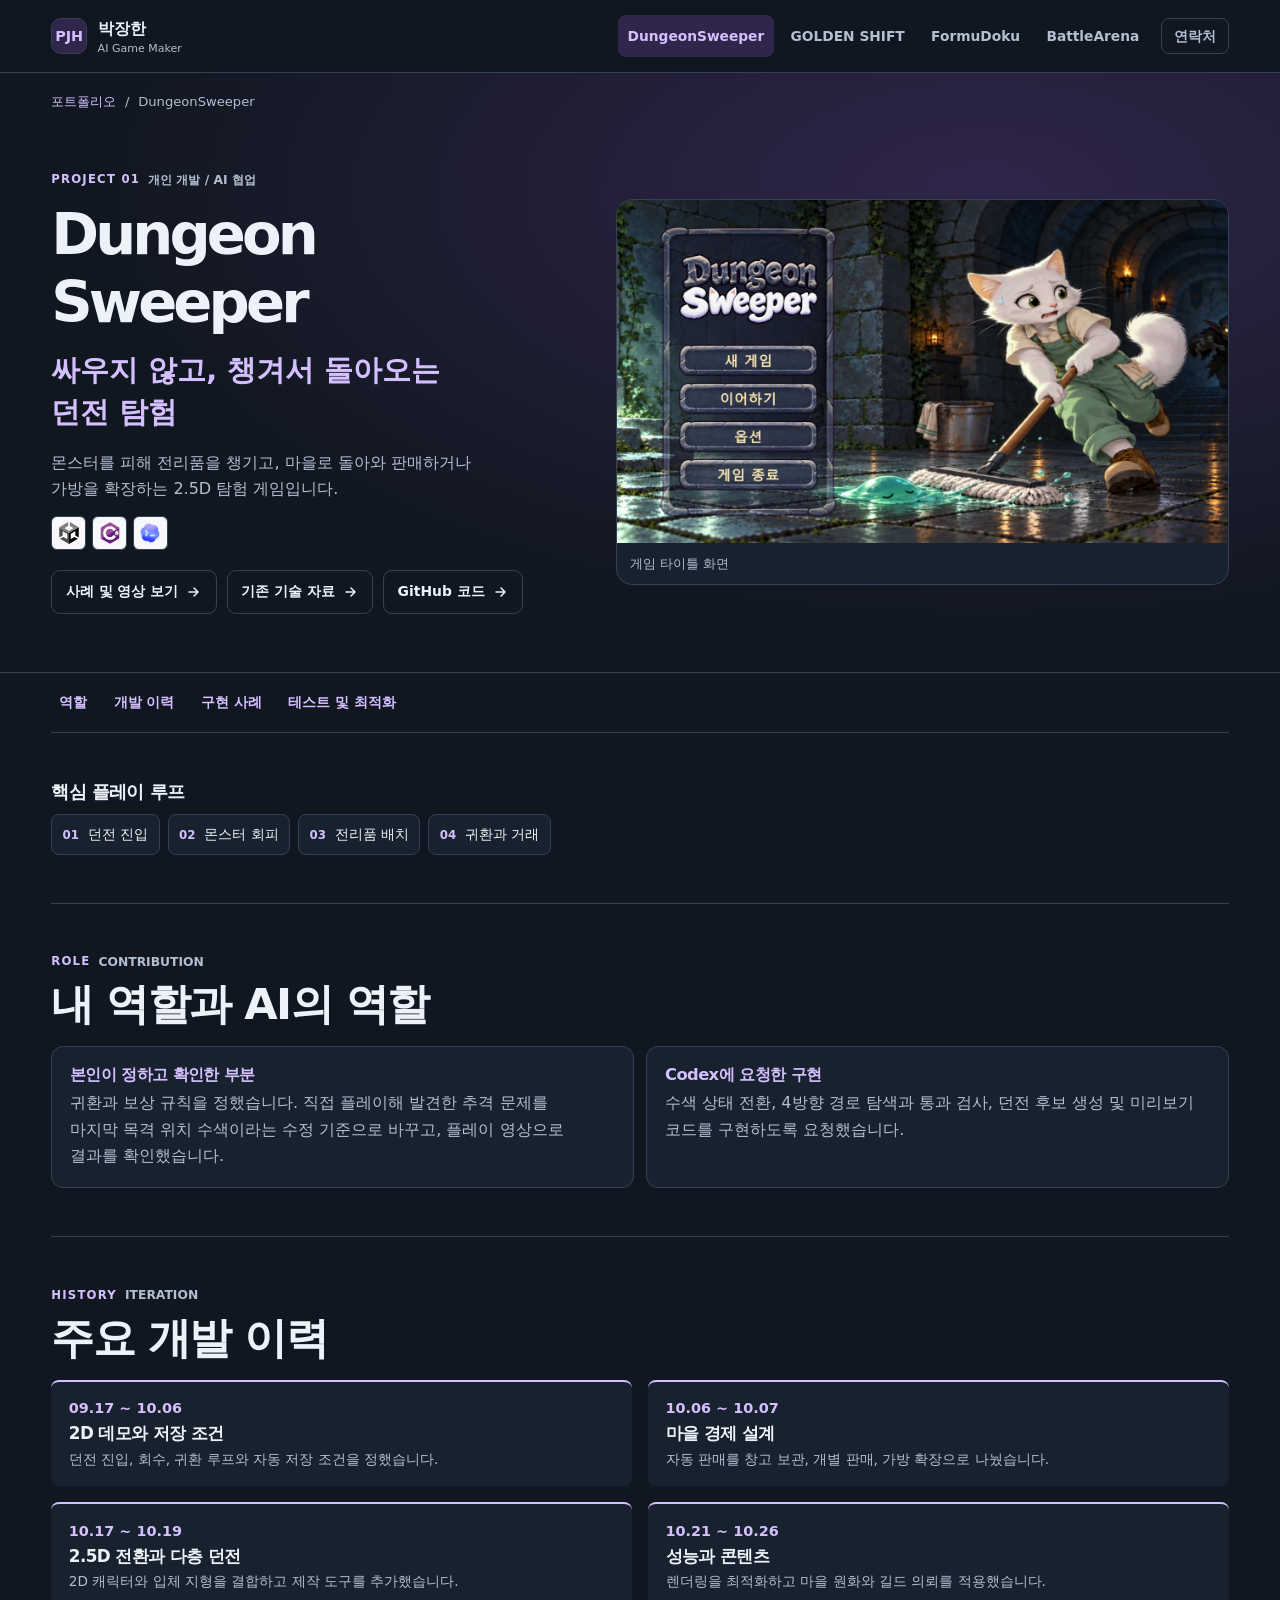
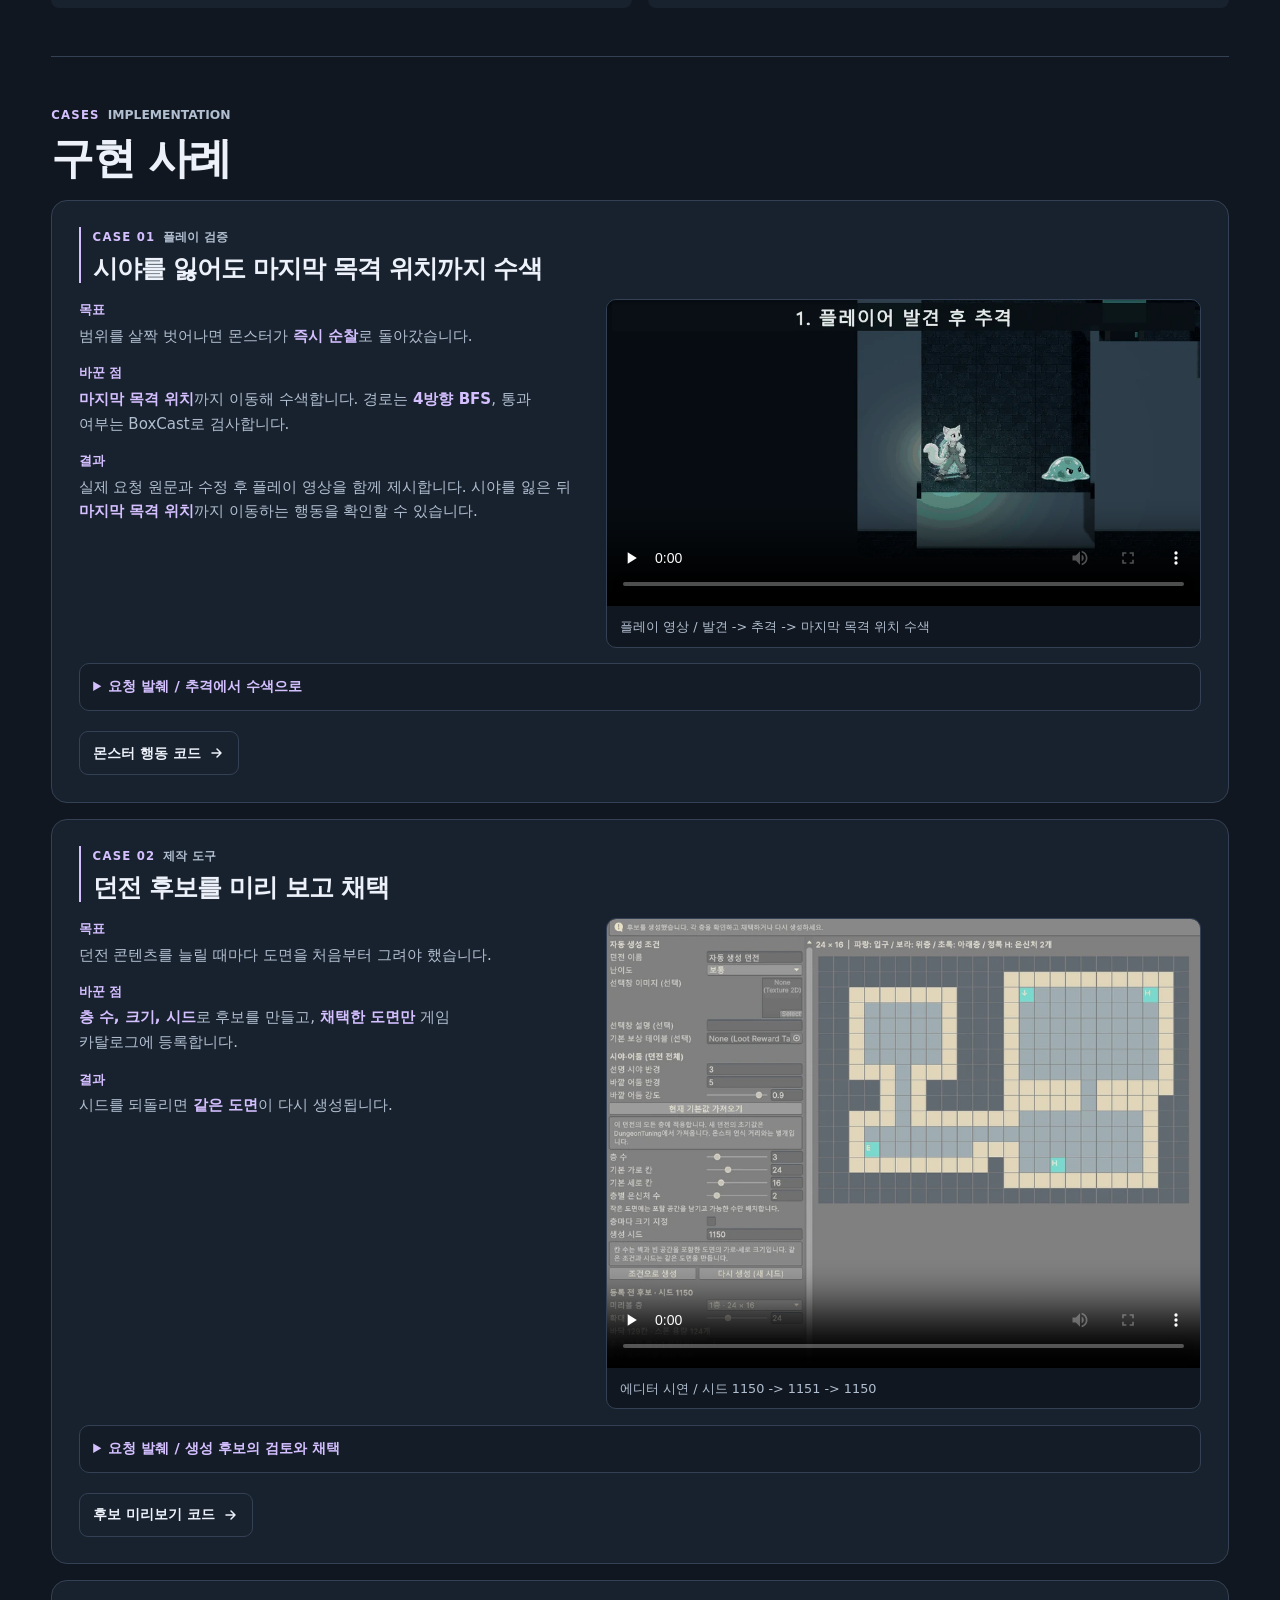
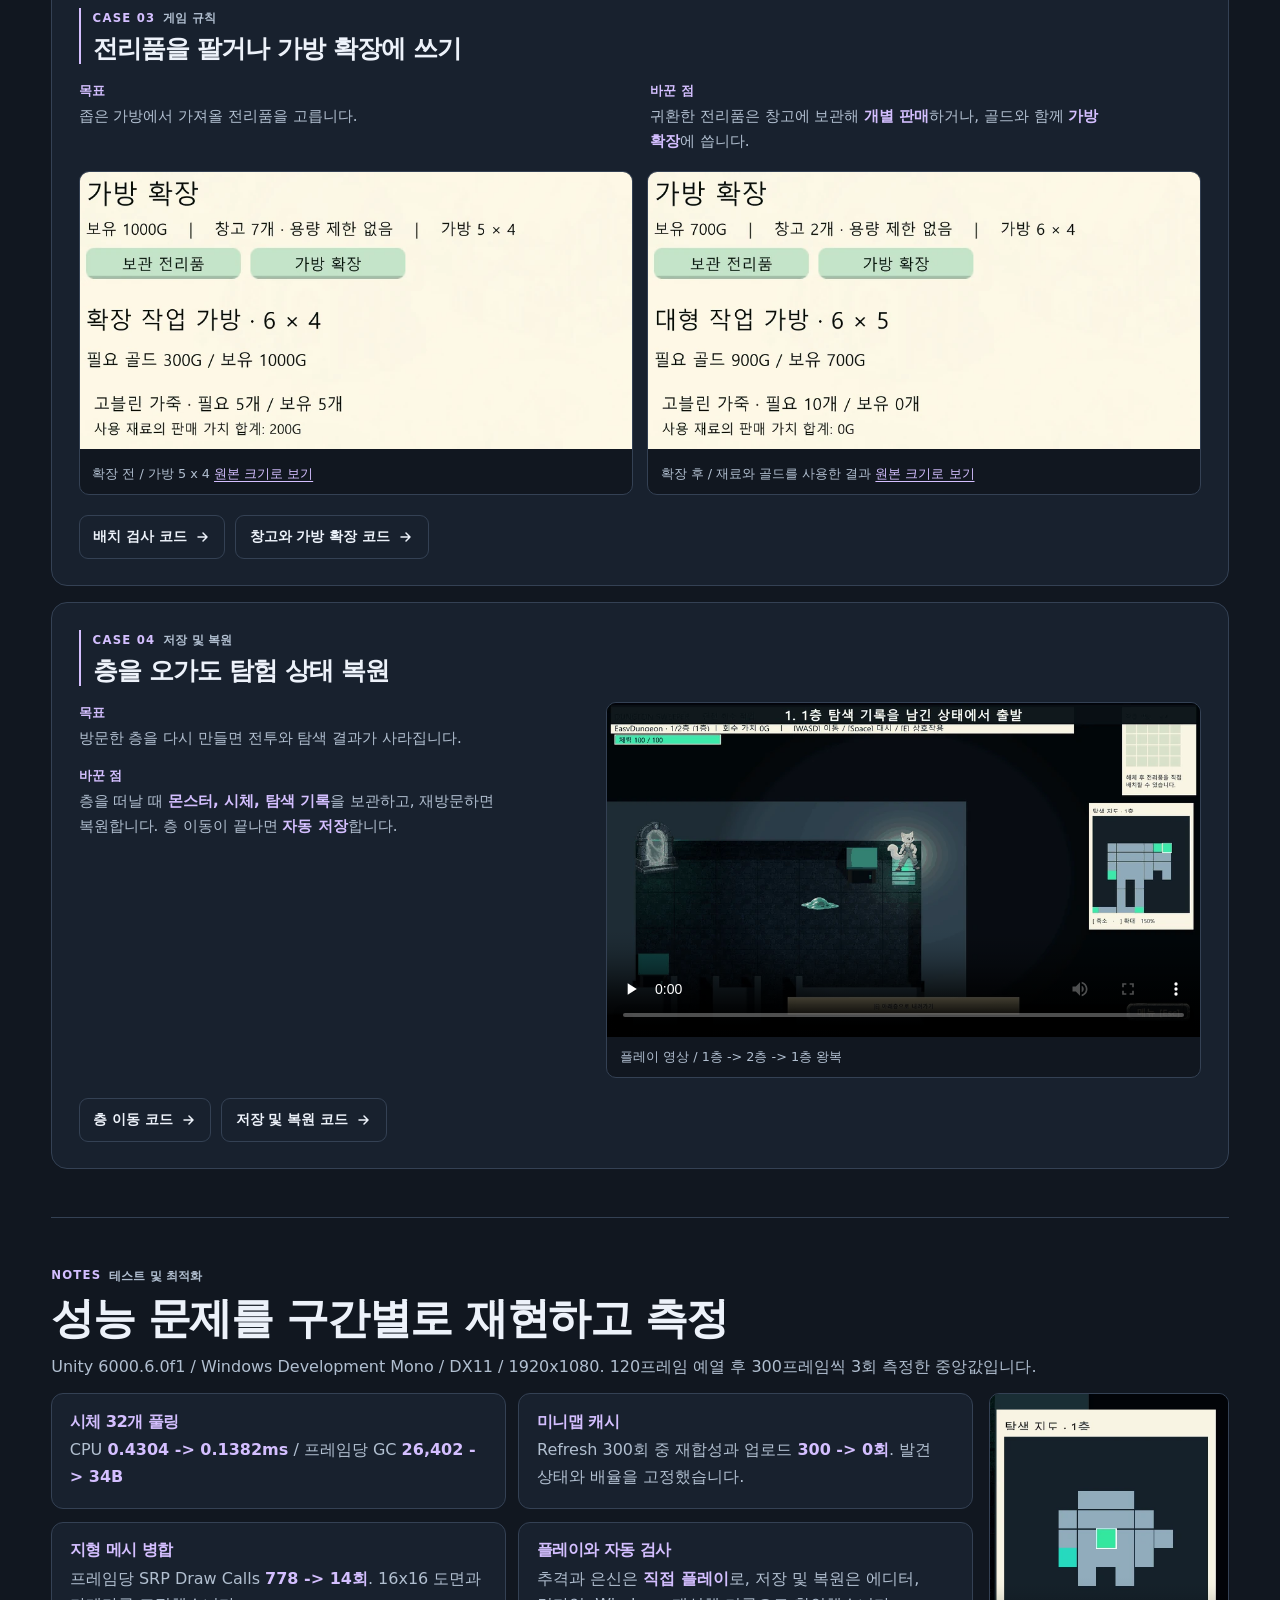
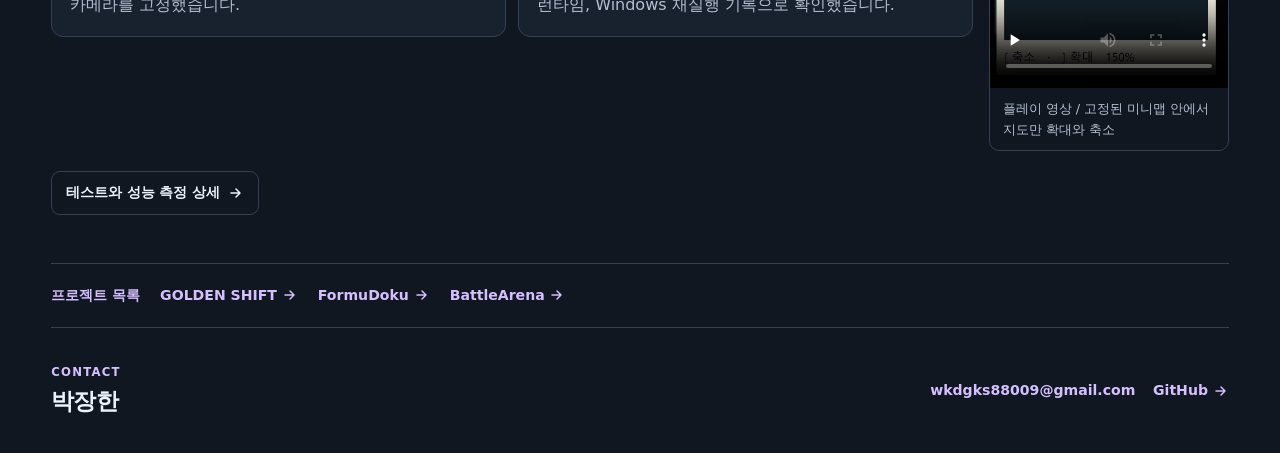
<file: projects/dungeonsweeper/index.html>
<!doctype html>
<html lang="ko">
<head>
  <meta charset="utf-8">
  <meta name="viewport" content="width=device-width, initial-scale=1">
  <meta name="description" content="몬스터를 피해 전리품을 챙기고, 마을로 돌아와 판매하거나 가방을 확장하는 2.5D 탐험 게임입니다.">
  <meta name="theme-color" content="#111720">
  <meta property="og:type" content="website">
  <meta property="og:title" content="DungeonSweeper | 박장한 AI Game Maker">
  <meta property="og:description" content="몬스터를 피해 전리품을 챙기고, 마을로 돌아와 판매하거나 가방을 확장하는 2.5D 탐험 게임입니다.">
  <meta property="og:url" content="https://msg1150.github.io/ai-game-maker-portfolio/projects/dungeonsweeper/">
  <meta property="og:image" content="https://msg1150.github.io/ai-game-maker-portfolio/assets/dungeon.webp">
  <link rel="canonical" href="https://msg1150.github.io/ai-game-maker-portfolio/projects/dungeonsweeper/">
  <link rel="icon" href="../../assets/mark.svg?v=a60e582f" type="image/svg+xml">
  <link rel="stylesheet" href="../../assets/site.css?v=b56db8f4">
  <script src="../../assets/site.js?v=285ba21d" defer></script>
  <title>DungeonSweeper | 박장한 AI Game Maker</title>
</head>
<body class="tone-violet">
  <a class="skip" href="#main">본문으로 건너뛰기</a>
  <header class="site-header">
    <div class="shell header-inner">
      <a class="brand" href="../../" aria-label="박장한 포트폴리오 홈"><span class="mark" aria-hidden="true">PJH</span><span>박장한 <small>AI Game Maker</small></span></a>
      <nav class="site-nav" aria-label="프로젝트 탐색"><a href="../../projects/dungeonsweeper/" aria-current="page">DungeonSweeper</a><a href="../../projects/golden-shift/">GOLDEN SHIFT</a><a href="../../projects/formudoku/">FormuDoku</a><a href="../../projects/battlearena/">BattleArena</a><a class="contact-link" href="#contact">연락처</a></nav>
    </div>
  </header>
  <main id="main">
      <section class="hero project-hero">
        <div class="shell">
          <nav class="crumb" aria-label="현재 위치"><a href="../../">포트폴리오</a><span aria-hidden="true">/</span><span>DungeonSweeper</span></nav>
          <div class="hero-inner">
            <div class="hero-copy">
              <p class="eyebrow"><span>PROJECT 01</span> 개인 개발 / AI 협업</p>
              <h1><span class="hero-title-part">Dungeon</span><wbr><span class="hero-title-part">Sweeper</span></h1>
              <p class="hero-lede">싸우지 않고, 챙겨서 돌아오는 던전 탐험</p>
              <p class="hero-summary">몬스터를 피해 전리품을 챙기고, 마을로 돌아와 판매하거나 가방을 확장하는 2.5D 탐험 게임입니다.</p>
              <ul class="tags" aria-label="사용 기술"><li class="tag-logo" title="Unity"><img src="../../assets/icons/devicon/unity.svg" alt="Unity" width="22" height="22"><span class="tag-touch-label" aria-hidden="true">Unity</span></li><li class="tag-logo" title="C#"><img src="../../assets/icons/devicon/csharp.svg" alt="C#" width="22" height="22"><span class="tag-touch-label" aria-hidden="true">C#</span></li><li class="tag-logo" title="Codex"><img src="../../assets/icons/openai/codex.png" alt="Codex" width="22" height="22"><span class="tag-touch-label" aria-hidden="true">Codex</span></li></ul>
              <div class="actions"><a class="button" href="#cases">사례 및 영상 보기<svg aria-hidden="true" viewBox="0 0 16 16" width="16" height="16" fill="none"><path d="M3 8h9m-4-4 4 4-4 4" stroke="currentColor" stroke-width="1.5" stroke-linecap="round" stroke-linejoin="round"/></svg></a><a class="button" href="https://msg1150.github.io/projects/dungeonsweeper/">기존 기술 자료<svg aria-hidden="true" viewBox="0 0 16 16" width="16" height="16" fill="none"><path d="M3 8h9m-4-4 4 4-4 4" stroke="currentColor" stroke-width="1.5" stroke-linecap="round" stroke-linejoin="round"/></svg></a><a class="button" href="https://github.com/msg1150/DungeonSweeper">GitHub 코드<svg aria-hidden="true" viewBox="0 0 16 16" width="16" height="16" fill="none"><path d="M3 8h9m-4-4 4 4-4 4" stroke="currentColor" stroke-width="1.5" stroke-linecap="round" stroke-linejoin="round"/></svg></a></div>
            </div>
            <figure class="project-cover"><img src="../../assets/dungeon.webp" alt="고양이 탐험가와 슬라임이 보이는 DungeonSweeper 타이틀 화면" width="1440" height="810" fetchpriority="high" decoding="async"><figcaption>게임 타이틀 화면</figcaption></figure>
          </div>
        </div>
      </section>
      <div class="shell detail">
        <nav class="local-nav" aria-label="페이지 목차">
          <a href="#role">역할</a><a href="#timeline">개발 이력</a><a href="#cases">구현 사례</a><a href="#checks">테스트 및 최적화</a>
        </nav>
        <section class="loop" aria-labelledby="loop-title"><h2 id="loop-title">핵심 플레이 루프</h2><ol><li>던전 진입</li><li>몬스터 회피</li><li>전리품 배치</li><li>귀환과 거래</li></ol></section>
        <section id="role" class="detail-section">
          <p class="eyebrow"><span>ROLE</span> CONTRIBUTION</p>
          <h2>내 역할과 AI의 역할</h2>
          <div class="role-grid"><div><h3>본인이 정하고 확인한 부분</h3><p>귀환과 보상 규칙을 정했습니다. 직접 플레이해 발견한 추격 문제를 마지막 목격 위치 수색이라는 수정 기준으로 바꾸고, 플레이 영상으로 결과를 확인했습니다.</p></div><div><h3>Codex에 요청한 구현</h3><p>수색 상태 전환, 4방향 경로 탐색과 통과 검사, 던전 후보 생성 및 미리보기 코드를 구현하도록 요청했습니다.</p></div></div>
        </section>

        <section id="timeline" class="detail-section"><p class="eyebrow"><span>HISTORY</span> ITERATION</p><h2>주요 개발 이력</h2>
          <ol class="timeline"><li><span>09.17 ~ 10.06</span><div><h3>2D 데모와 저장 조건</h3><p>던전 진입, 회수, 귀환 루프와 자동 저장 조건을 정했습니다.</p></div></li><li><span>10.06 ~ 10.07</span><div><h3>마을 경제 설계</h3><p>자동 판매를 창고 보관, 개별 판매, 가방 확장으로 나눴습니다.</p></div></li><li><span>10.17 ~ 10.19</span><div><h3>2.5D 전환과 다층 던전</h3><p>2D 캐릭터와 입체 지형을 결합하고 제작 도구를 추가했습니다.</p></div></li><li><span>10.21 ~ 10.26</span><div><h3>성능과 콘텐츠</h3><p>렌더링을 최적화하고 마을 원화와 길드 의뢰를 적용했습니다.</p></div></li></ol></section>
        <section id="cases" class="detail-section">
          <p class="eyebrow"><span>CASES</span> IMPLEMENTATION</p><h2>구현 사례</h2>
          <div class="case-list"><article class="case case--split" id="awareness">
    <div class="case-head"><p class="eyebrow"><span>CASE 01</span> 플레이 검증</p><h3>시야를 잃어도 마지막 목격 위치까지 수색</h3></div>
    <div class="case-layout">
      <dl class="case-copy">
        <div><dt>목표</dt><dd>범위를 살짝 벗어나면 몬스터가 <strong class="text-accent">즉시 순찰</strong>로 돌아갔습니다.</dd></div>
        <div><dt>바꾼 점</dt><dd><strong class="text-accent">마지막 목격 위치</strong>까지 이동해 수색합니다. 경로는 <strong class="text-accent">4방향 BFS</strong>, 통과 여부는 BoxCast로 검사합니다.</dd></div>
        <div><dt>결과</dt><dd>실제 요청 원문과 수정 후 플레이 영상을 함께 제시합니다. 시야를 잃은 뒤 <strong class="text-accent">마지막 목격 위치</strong>까지 이동하는 행동을 확인할 수 있습니다.</dd></div>
      </dl>

      <div class="case-visual"><figure class="evidence"><video controls playsinline preload="none" width="960" height="496" style="aspect-ratio: 960 / 496" poster="../../assets/dungeon-awareness.webp" aria-label="던전에서 플레이어를 발견하고 추격하는 몬스터"><source src="../../assets/dungeon-awareness.mp4" type="video/mp4"><a href="../../assets/dungeon-awareness.mp4">MP4 영상 열기</a></video><figcaption>플레이 영상 / 발견 -&gt; 추격 -&gt; 마지막 목격 위치 수색</figcaption></figure></div>
    </div>
    <details class="prompt">
    <summary>요청 발췌 / 추격에서 수색으로</summary>
    <div class="prompt-body">

      <pre><code>플레이어가 범위에서 벗어나면 바로 순찰로 돌아가는게 아니라 몬스터가 마지막으로 확인한 플레이어 위치까지는 이동을 하도록 하는게 좋을거같아</code></pre>
      <div class="prompt-tools"><button type="button" data-copy hidden>프롬프트 복사</button><span class="copy-status" role="status"></span></div>
    </div>
  </details>
    <div class="actions"><a class="button" href="https://github.com/msg1150/DungeonSweeper/blob/8cab0a9565909b7917b780bd7b92064493393d53/Assets/Scripts/Runtime/Actors/Monsters/EnemyAgent.cs">몬스터 행동 코드<svg aria-hidden="true" viewBox="0 0 16 16" width="16" height="16" fill="none"><path d="M3 8h9m-4-4 4 4-4 4" stroke="currentColor" stroke-width="1.5" stroke-linecap="round" stroke-linejoin="round"/></svg></a></div>
  </article><article class="case case--split" id="dungeon-tools">
    <div class="case-head"><p class="eyebrow"><span>CASE 02</span> 제작 도구</p><h3>던전 후보를 미리 보고 채택</h3></div>
    <div class="case-layout">
      <dl class="case-copy">
        <div><dt>목표</dt><dd>던전 콘텐츠를 늘릴 때마다 도면을 처음부터 그려야 했습니다.</dd></div>
        <div><dt>바꾼 점</dt><dd><strong class="text-accent">층 수, 크기, 시드</strong>로 후보를 만들고, <strong class="text-accent">채택한 도면만</strong> 게임 카탈로그에 등록합니다.</dd></div>
        <div><dt>결과</dt><dd>시드를 되돌리면 <strong class="text-accent">같은 도면</strong>이 다시 생성됩니다.</dd></div>
      </dl>

      <div class="case-visual"><figure class="evidence"><video controls playsinline preload="none" width="845" height="640" style="aspect-ratio: 845 / 640" poster="../../assets/dungeon-generation.webp" aria-label="Unity 던전 제작 도구에서 시드를 바꾸고 원래 값으로 돌아가 같은 도면을 재현하는 장면"><source src="../../assets/dungeon-generation.mp4" type="video/mp4"><a href="../../assets/dungeon-generation.mp4">MP4 영상 열기</a></video><figcaption>에디터 시연 / 시드 1150 -&gt; 1151 -&gt; 1150</figcaption></figure></div>
    </div>
    <details class="prompt">
    <summary>요청 발췌 / 생성 후보의 검토와 채택</summary>
    <div class="prompt-body">

      <pre><code>작업자가 층 수와 층의 칸을 넣으면 자동으로 해당 조건에 맞게 맵이 만들어지고 작업자가 확인한 후 실제로 사용을 할지 다시 만들지 정할 수 있게 하면 좋을거같아</code></pre>
      <div class="prompt-tools"><button type="button" data-copy hidden>프롬프트 복사</button><span class="copy-status" role="status"></span></div>
    </div>
  </details>
    <div class="actions"><a class="button" href="https://github.com/msg1150/DungeonSweeper/blob/8cab0a9565909b7917b780bd7b92064493393d53/Assets/Editor/Dungeons/DungeonGenerationPreview.cs">후보 미리보기 코드<svg aria-hidden="true" viewBox="0 0 16 16" width="16" height="16" fill="none"><path d="M3 8h9m-4-4 4 4-4 4" stroke="currentColor" stroke-width="1.5" stroke-linecap="round" stroke-linejoin="round"/></svg></a></div>
  </article><article class="case case--stacked" id="inventory">
    <div class="case-head"><p class="eyebrow"><span>CASE 03</span> 게임 규칙</p><h3>전리품을 팔거나 가방 확장에 쓰기</h3></div>
    <div class="case-layout">
      <dl class="case-copy">
        <div><dt>목표</dt><dd>좁은 가방에서 가져올 전리품을 고릅니다.</dd></div>
        <div><dt>바꾼 점</dt><dd>귀환한 전리품은 창고에 보관해 <strong class="text-accent">개별 판매</strong>하거나, 골드와 함께 <strong class="text-accent">가방 확장</strong>에 씁니다.</dd></div>

      </dl>

      <div class="case-visual"><div class="evidence-pair"><figure class="evidence"><img src="../../assets/dungeon-upgrade-before.webp" width="855" height="428" alt="가방 5x4칸과 보유 골드가 보이는 확장 전 화면" loading="lazy" decoding="async"><figcaption>확장 전 / 가방 5 x 4 <a href="../../assets/dungeon-upgrade-before.webp">원본 크기로 보기</a></figcaption></figure><figure class="evidence"><img src="../../assets/dungeon-upgrade-after.webp" width="855" height="428" alt="가방이 확장된 결과를 보여주는 화면" loading="lazy" decoding="async"><figcaption>확장 후 / 재료와 골드를 사용한 결과 <a href="../../assets/dungeon-upgrade-after.webp">원본 크기로 보기</a></figcaption></figure></div></div>
    </div>

    <div class="actions"><a class="button" href="https://github.com/msg1150/DungeonSweeper/blob/8cab0a9565909b7917b780bd7b92064493393d53/Assets/Scripts/Runtime/Inventory/GridInventory.cs">배치 검사 코드<svg aria-hidden="true" viewBox="0 0 16 16" width="16" height="16" fill="none"><path d="M3 8h9m-4-4 4 4-4 4" stroke="currentColor" stroke-width="1.5" stroke-linecap="round" stroke-linejoin="round"/></svg></a><a class="button" href="https://github.com/msg1150/DungeonSweeper/blob/8cab0a9565909b7917b780bd7b92064493393d53/Assets/Scripts/Runtime/Town/TownWarehouseProgress.cs">창고와 가방 확장 코드<svg aria-hidden="true" viewBox="0 0 16 16" width="16" height="16" fill="none"><path d="M3 8h9m-4-4 4 4-4 4" stroke="currentColor" stroke-width="1.5" stroke-linecap="round" stroke-linejoin="round"/></svg></a></div>
  </article><article class="case case--split" id="expedition-save">
    <div class="case-head"><p class="eyebrow"><span>CASE 04</span> 저장 및 복원</p><h3>층을 오가도 탐험 상태 복원</h3></div>
    <div class="case-layout">
      <dl class="case-copy">
        <div><dt>목표</dt><dd>방문한 층을 다시 만들면 전투와 탐색 결과가 사라집니다.</dd></div>
        <div><dt>바꾼 점</dt><dd>층을 떠날 때 <strong class="text-accent">몬스터, 시체, 탐색 기록</strong>을 보관하고, 재방문하면 복원합니다. 층 이동이 끝나면 <strong class="text-accent">자동 저장</strong>합니다.</dd></div>

      </dl>

      <div class="case-visual"><figure class="evidence"><video controls playsinline preload="none" width="960" height="540" style="aspect-ratio: 960 / 540" poster="../../assets/dungeon-floors.webp" aria-label="계단으로 1층에서 2층에 갔다가 1층으로 돌아오는 게임 화면"><source src="../../assets/dungeon-floors.mp4" type="video/mp4"><a href="../../assets/dungeon-floors.mp4">MP4 영상 열기</a></video><figcaption>플레이 영상 / 1층 -&gt; 2층 -&gt; 1층 왕복</figcaption></figure></div>
    </div>

    <div class="actions"><a class="button" href="https://github.com/msg1150/DungeonSweeper/blob/8cab0a9565909b7917b780bd7b92064493393d53/Assets/Scripts/Runtime/Dungeon/Runtime/DungeonRunController.Floors.cs">층 이동 코드<svg aria-hidden="true" viewBox="0 0 16 16" width="16" height="16" fill="none"><path d="M3 8h9m-4-4 4 4-4 4" stroke="currentColor" stroke-width="1.5" stroke-linecap="round" stroke-linejoin="round"/></svg></a><a class="button" href="https://github.com/msg1150/DungeonSweeper/blob/8cab0a9565909b7917b780bd7b92064493393d53/Assets/Scripts/Runtime/Dungeon/Runtime/DungeonRunController.Persistence.cs">저장 및 복원 코드<svg aria-hidden="true" viewBox="0 0 16 16" width="16" height="16" fill="none"><path d="M3 8h9m-4-4 4 4-4 4" stroke="currentColor" stroke-width="1.5" stroke-linecap="round" stroke-linejoin="round"/></svg></a></div>
  </article></div>
        </section>


        <section id="checks" class="detail-section">
          <p class="eyebrow"><span>NOTES</span> 테스트 및 최적화</p><h2>성능 문제를 구간별로 재현하고 측정</h2>
          <p class="prose">Unity 6000.6.0f1 / Windows Development Mono / DX11 / 1920x1080. 120프레임 예열 후 300프레임씩 3회 측정한 중앙값입니다.</p>
          <div class="section-evidence">
            <div class="role-grid"><div><h3>시체 32개 풀링</h3><p>CPU <strong class="text-accent">0.4304 -&gt; 0.1382ms</strong> / 프레임당 GC <strong class="text-accent">26,402 -&gt; 34B</strong></p></div><div><h3>미니맵 캐시</h3><p>Refresh 300회 중 재합성과 업로드 <strong class="text-accent">300 -&gt; 0회</strong>. 발견 상태와 배율을 고정했습니다.</p></div><div><h3>지형 메시 병합</h3><p>프레임당 SRP Draw Calls <strong class="text-accent">778 -&gt; 14회</strong>. 16x16 도면과 카메라를 고정했습니다.</p></div><div><h3>플레이와 자동 검사</h3><p>추격과 은신은 <strong class="text-accent">직접 플레이</strong>로, 저장 및 복원은 에디터, 런타임, Windows 재실행 기록으로 확인했습니다.</p></div></div>
            <figure class="evidence"><video controls playsinline preload="none" width="368" height="455" style="aspect-ratio: 368 / 455" poster="../../assets/dungeon-minimap.webp" aria-label="고정된 미니맵 UI 안에서 지도 배율을 조정하는 화면"><source src="../../assets/dungeon-minimap.mp4" type="video/mp4"><a href="../../assets/dungeon-minimap.mp4">MP4 영상 열기</a></video><figcaption>플레이 영상 / 고정된 미니맵 안에서 지도만 확대와 축소</figcaption></figure>
          </div>
          <div class="actions"><a class="button" href="https://msg1150.github.io/projects/dungeonsweeper/">테스트와 성능 측정 상세<svg aria-hidden="true" viewBox="0 0 16 16" width="16" height="16" fill="none"><path d="M3 8h9m-4-4 4 4-4 4" stroke="currentColor" stroke-width="1.5" stroke-linecap="round" stroke-linejoin="round"/></svg></a></div>
        </section>
        <nav class="related" aria-label="다른 프로젝트">
          <a href="../../#projects">프로젝트 목록</a><a href="../../projects/golden-shift/">GOLDEN SHIFT <svg aria-hidden="true" viewBox="0 0 16 16" width="16" height="16" fill="none"><path d="M3 8h9m-4-4 4 4-4 4" stroke="currentColor" stroke-width="1.5" stroke-linecap="round" stroke-linejoin="round"/></svg></a><a href="../../projects/formudoku/">FormuDoku <svg aria-hidden="true" viewBox="0 0 16 16" width="16" height="16" fill="none"><path d="M3 8h9m-4-4 4 4-4 4" stroke="currentColor" stroke-width="1.5" stroke-linecap="round" stroke-linejoin="round"/></svg></a><a href="../../projects/battlearena/">BattleArena <svg aria-hidden="true" viewBox="0 0 16 16" width="16" height="16" fill="none"><path d="M3 8h9m-4-4 4 4-4 4" stroke="currentColor" stroke-width="1.5" stroke-linecap="round" stroke-linejoin="round"/></svg></a>
        </nav>
      </div></main>
  <footer class="shell site-footer" id="contact">
    <div><p class="eyebrow"><span>CONTACT</span></p><h2>박장한</h2></div>
    <div class="footer-links">
      <a href="mailto:wkdgks88009@gmail.com">wkdgks88009@gmail.com</a>
      <a href="https://github.com/msg1150">GitHub <svg aria-hidden="true" viewBox="0 0 16 16" width="16" height="16" fill="none"><path d="M3 8h9m-4-4 4 4-4 4" stroke="currentColor" stroke-width="1.5" stroke-linecap="round" stroke-linejoin="round"/></svg></a>
    </div>
  </footer>
</body>
</html>
</file>
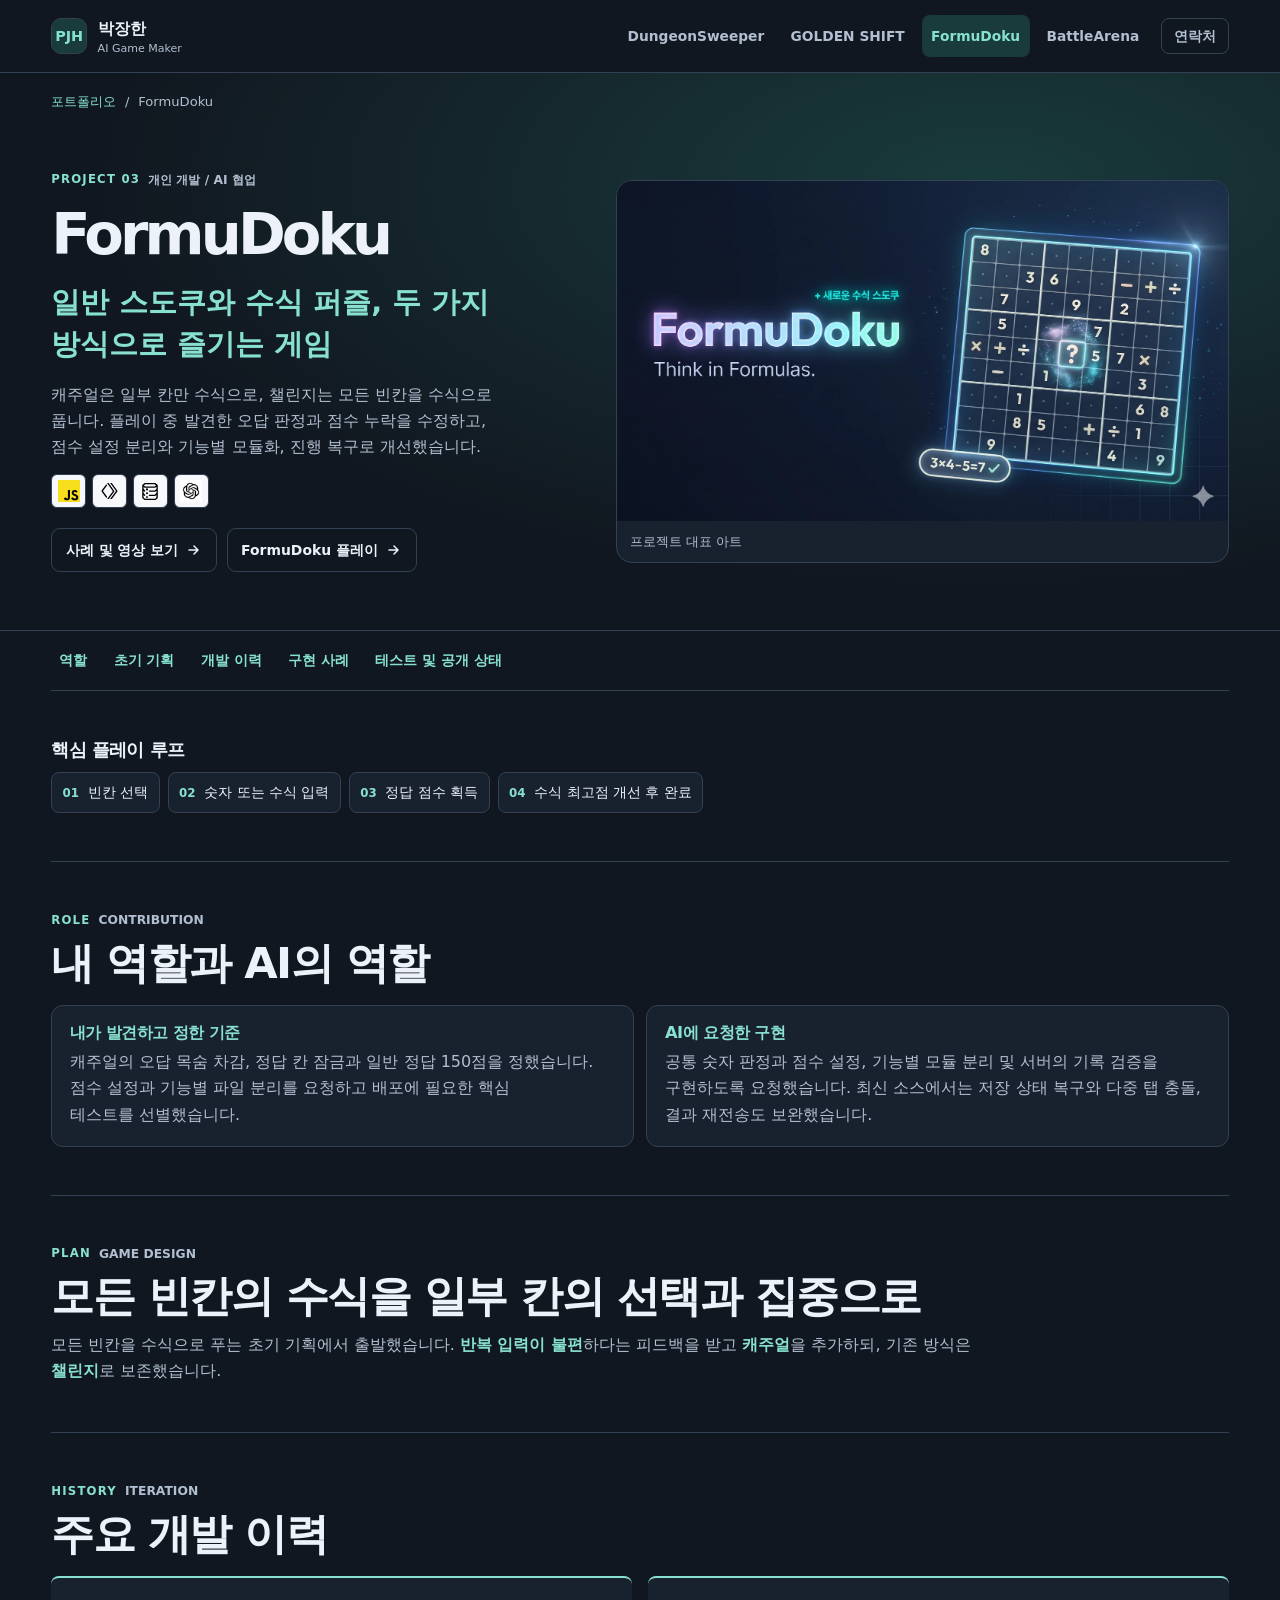
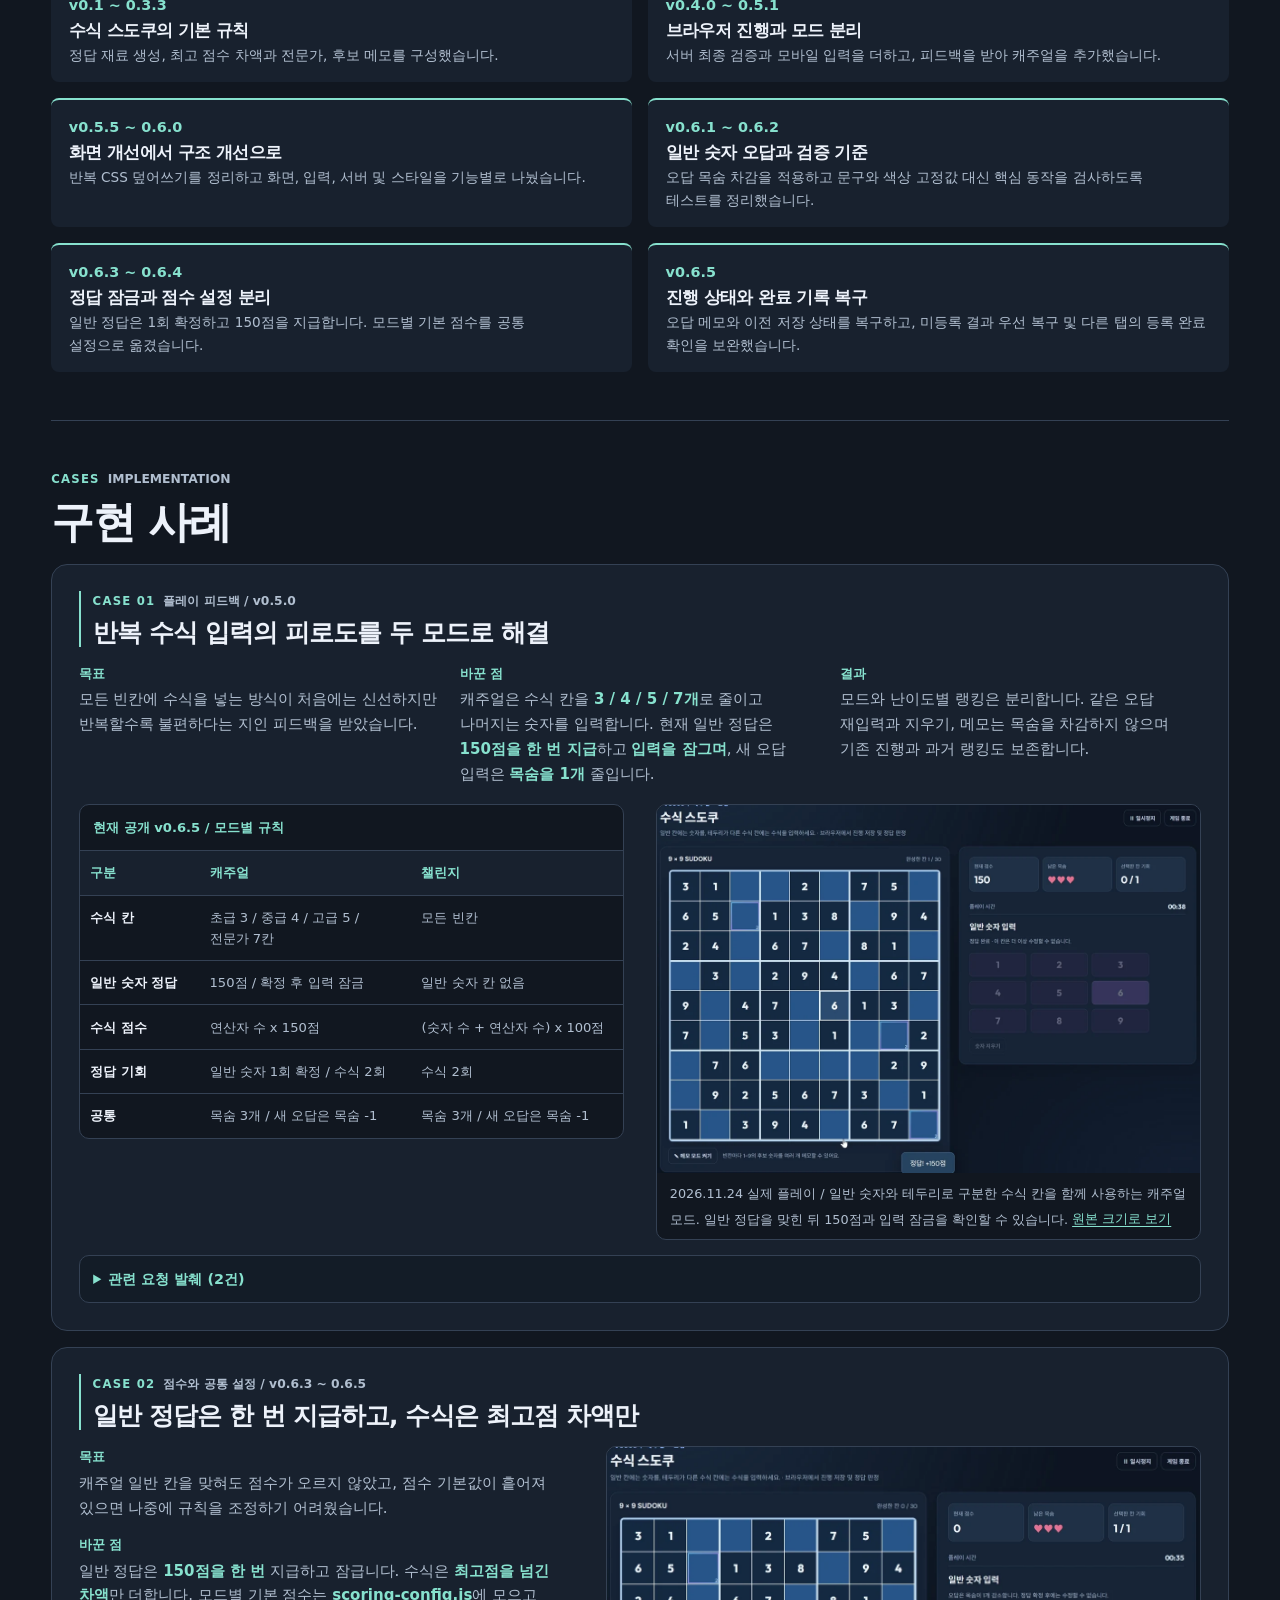
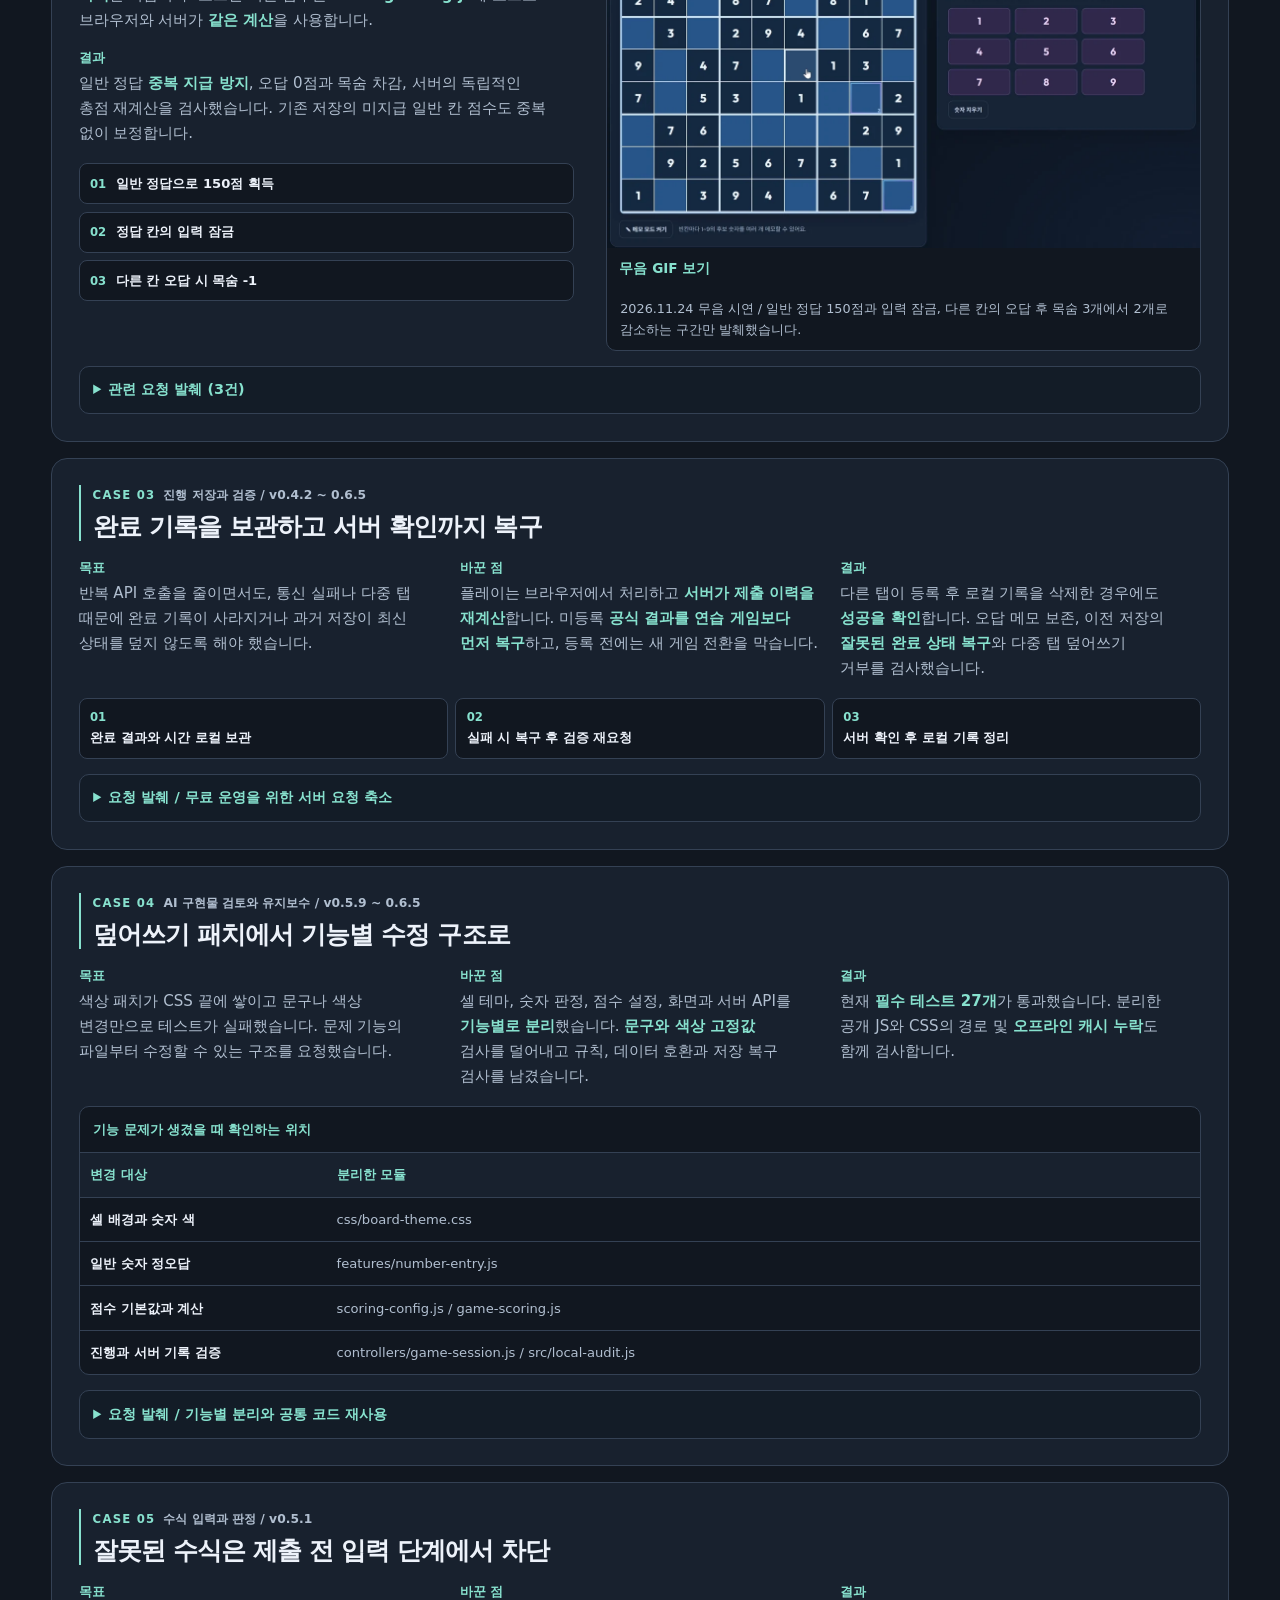
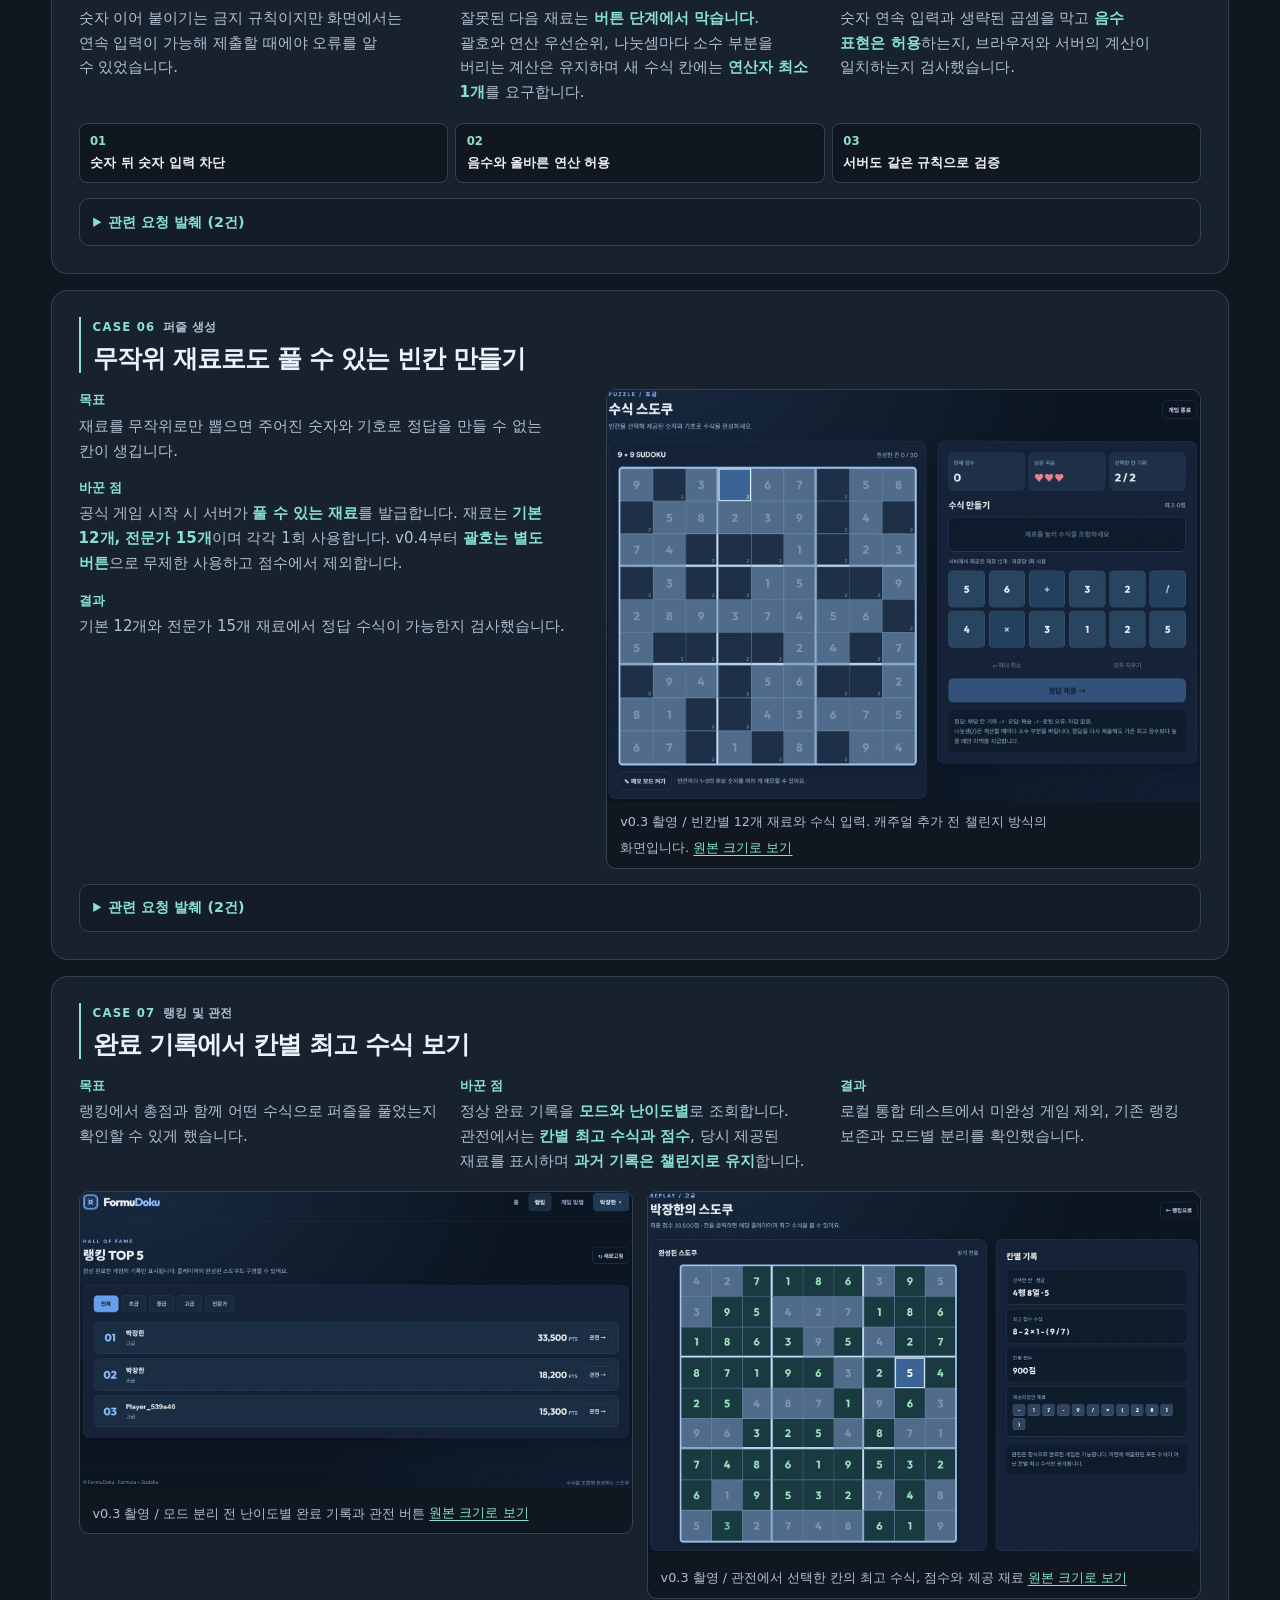
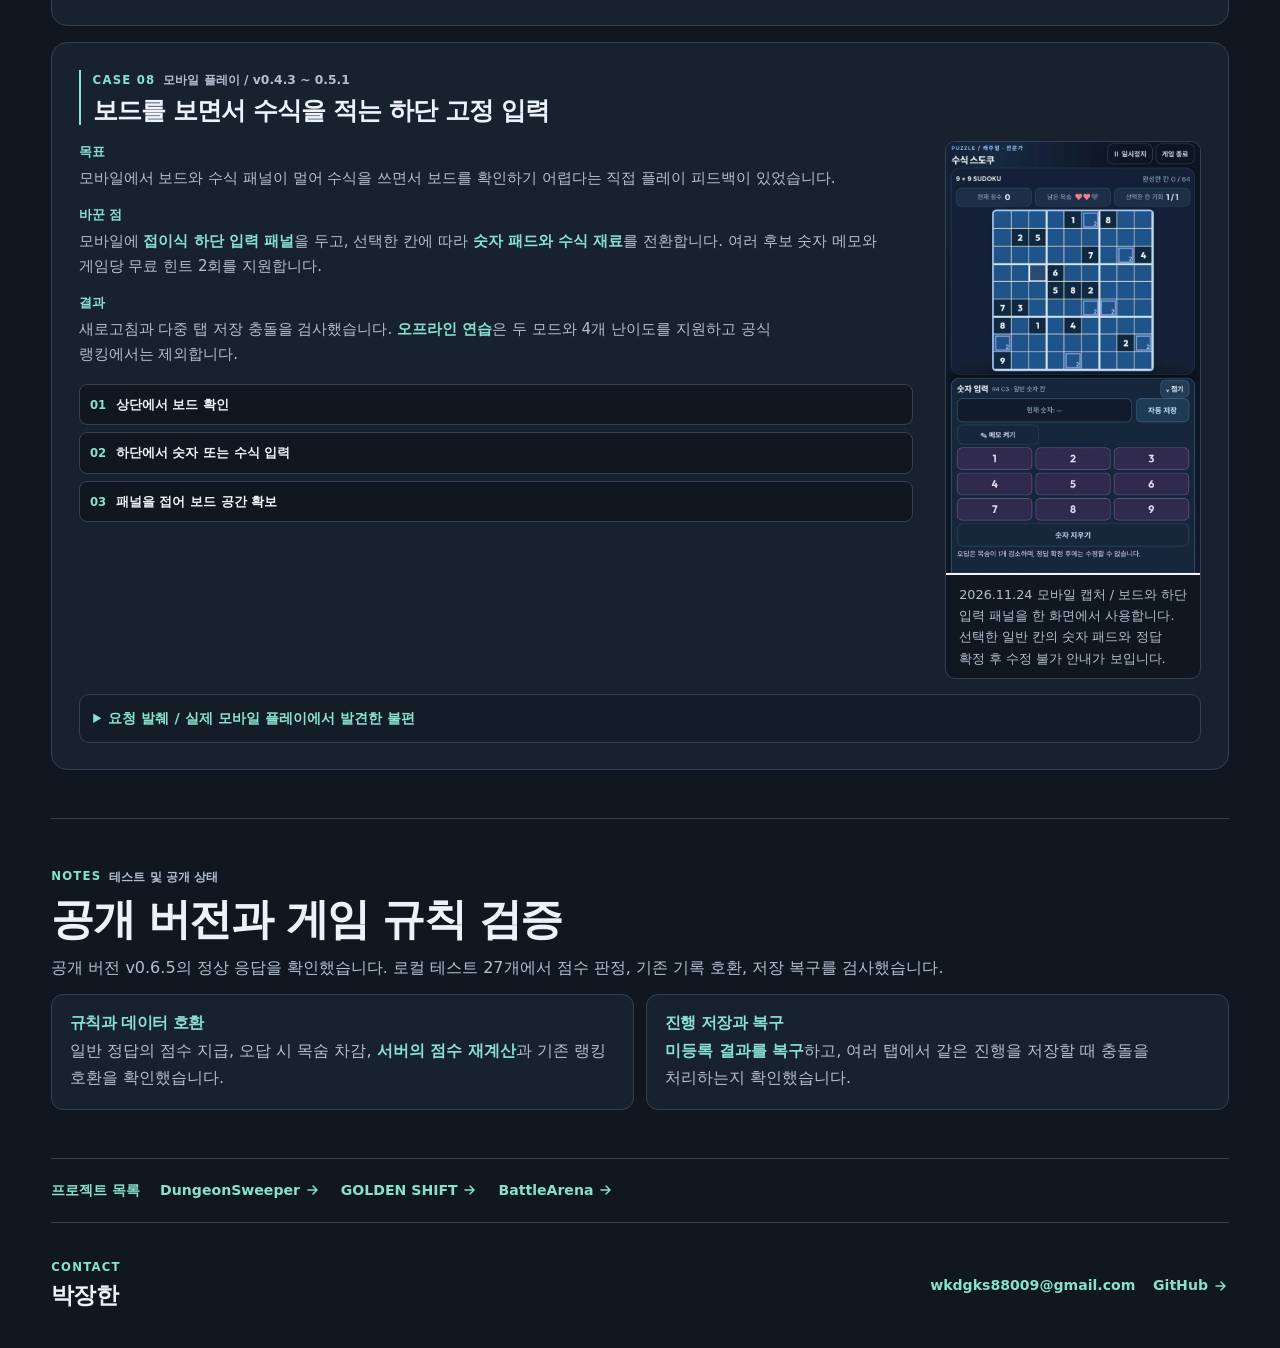
<file: projects/formudoku/index.html>
<!doctype html>
<html lang="ko">
<head>
  <meta charset="utf-8">
  <meta name="viewport" content="width=device-width, initial-scale=1">
  <meta name="description" content="캐주얼은 일부 칸만 수식으로, 챌린지는 모든 빈칸을 수식으로 풉니다. 플레이 중 발견한 오답 판정과 점수 누락을 수정하고, 점수 설정 분리와 기능별 모듈화, 진행 복구로 개선했습니다.">
  <meta name="theme-color" content="#111720">
  <meta property="og:type" content="website">
  <meta property="og:title" content="FormuDoku | 박장한 AI Game Maker">
  <meta property="og:description" content="캐주얼은 일부 칸만 수식으로, 챌린지는 모든 빈칸을 수식으로 풉니다. 플레이 중 발견한 오답 판정과 점수 누락을 수정하고, 점수 설정 분리와 기능별 모듈화, 진행 복구로 개선했습니다.">
  <meta property="og:url" content="https://msg1150.github.io/ai-game-maker-portfolio/projects/formudoku/">
  <meta property="og:image" content="https://msg1150.github.io/ai-game-maker-portfolio/assets/formudoku-cover.webp">
  <link rel="canonical" href="https://msg1150.github.io/ai-game-maker-portfolio/projects/formudoku/">
  <link rel="icon" href="../../assets/mark.svg?v=a60e582f" type="image/svg+xml">
  <link rel="stylesheet" href="../../assets/site.css?v=b56db8f4">
  <script src="../../assets/site.js?v=285ba21d" defer></script>
  <title>FormuDoku | 박장한 AI Game Maker</title>
</head>
<body class="tone-mint">
  <a class="skip" href="#main">본문으로 건너뛰기</a>
  <header class="site-header">
    <div class="shell header-inner">
      <a class="brand" href="../../" aria-label="박장한 포트폴리오 홈"><span class="mark" aria-hidden="true">PJH</span><span>박장한 <small>AI Game Maker</small></span></a>
      <nav class="site-nav" aria-label="프로젝트 탐색"><a href="../../projects/dungeonsweeper/">DungeonSweeper</a><a href="../../projects/golden-shift/">GOLDEN SHIFT</a><a href="../../projects/formudoku/" aria-current="page">FormuDoku</a><a href="../../projects/battlearena/">BattleArena</a><a class="contact-link" href="#contact">연락처</a></nav>
    </div>
  </header>
  <main id="main">
      <section class="hero project-hero">
        <div class="shell">
          <nav class="crumb" aria-label="현재 위치"><a href="../../">포트폴리오</a><span aria-hidden="true">/</span><span>FormuDoku</span></nav>
          <div class="hero-inner">
            <div class="hero-copy">
              <p class="eyebrow"><span>PROJECT 03</span> 개인 개발 / AI 협업</p>
              <h1>FormuDoku</h1>
              <p class="hero-lede">일반 스도쿠와 수식 퍼즐, 두 가지 방식으로 즐기는 게임</p>
              <p class="hero-summary">캐주얼은 일부 칸만 수식으로, 챌린지는 모든 빈칸을 수식으로 풉니다. 플레이 중 발견한 오답 판정과 점수 누락을 수정하고, 점수 설정 분리와 기능별 모듈화, 진행 복구로 개선했습니다.</p>
              <ul class="tags" aria-label="사용 기술"><li class="tag-logo" title="JavaScript"><img src="../../assets/icons/jsconf/javascript.svg" alt="JavaScript" width="22" height="22"><span class="tag-touch-label" aria-hidden="true">JavaScript</span></li><li class="tag-logo" title="Cloudflare Workers"><img src="../../assets/icons/cloudflare/workers.svg" alt="Cloudflare Workers" width="22" height="22"><span class="tag-touch-label" aria-hidden="true">Cloudflare Workers</span></li><li class="tag-logo" title="D1"><img src="../../assets/icons/cloudflare/d1.svg" alt="D1" width="22" height="22"><span class="tag-touch-label" aria-hidden="true">D1</span></li><li class="tag-logo" title="ChatGPT"><img src="../../assets/icons/openai/chatgpt.png" alt="ChatGPT" width="22" height="22"><span class="tag-touch-label" aria-hidden="true">ChatGPT</span></li></ul>
              <div class="actions"><a class="button" href="#cases">사례 및 영상 보기<svg aria-hidden="true" viewBox="0 0 16 16" width="16" height="16" fill="none"><path d="M3 8h9m-4-4 4 4-4 4" stroke="currentColor" stroke-width="1.5" stroke-linecap="round" stroke-linejoin="round"/></svg></a><a class="button" href="https://formudoku.goldenshift.workers.dev/">FormuDoku 플레이<svg aria-hidden="true" viewBox="0 0 16 16" width="16" height="16" fill="none"><path d="M3 8h9m-4-4 4 4-4 4" stroke="currentColor" stroke-width="1.5" stroke-linecap="round" stroke-linejoin="round"/></svg></a></div>
            </div>
            <figure class="project-cover"><img src="../../assets/formudoku-cover.webp" alt="FormuDoku 제목과 푸른색 스도쿠 격자가 담긴 대표 일러스트" width="1600" height="893" fetchpriority="high" decoding="async"><figcaption>프로젝트 대표 아트</figcaption></figure>
          </div>
        </div>
      </section>
      <div class="shell detail">
        <nav class="local-nav" aria-label="페이지 목차">
          <a href="#role">역할</a><a href="#planning">초기 기획</a><a href="#timeline">개발 이력</a><a href="#cases">구현 사례</a><a href="#checks">테스트 및 공개 상태</a>
        </nav>
        <section class="loop" aria-labelledby="loop-title"><h2 id="loop-title">핵심 플레이 루프</h2><ol><li>빈칸 선택</li><li>숫자 또는 수식 입력</li><li>정답 점수 획득</li><li>수식 최고점 개선 후 완료</li></ol></section>
        <section id="role" class="detail-section">
          <p class="eyebrow"><span>ROLE</span> CONTRIBUTION</p>
          <h2>내 역할과 AI의 역할</h2>
          <div class="role-grid"><div><h3>내가 발견하고 정한 기준</h3><p>캐주얼의 오답 목숨 차감, 정답 칸 잠금과 일반 정답 150점을 정했습니다. 점수 설정과 기능별 파일 분리를 요청하고 배포에 필요한 핵심 테스트를 선별했습니다.</p></div><div><h3>AI에 요청한 구현</h3><p>공통 숫자 판정과 점수 설정, 기능별 모듈 분리 및 서버의 기록 검증을 구현하도록 요청했습니다. 최신 소스에서는 저장 상태 복구와 다중 탭 충돌, 결과 재전송도 보완했습니다.</p></div></div>
        </section>
        <section id="planning" class="detail-section">
          <p class="eyebrow"><span>PLAN</span> GAME DESIGN</p>
          <h2>모든 빈칸의 수식을 일부 칸의 선택과 집중으로</h2>
          <p class="prose">모든 빈칸을 수식으로 푸는 초기 기획에서 출발했습니다. <strong class="text-accent">반복 입력이 불편</strong>하다는 피드백을 받고 <strong class="text-accent">캐주얼</strong>을 추가하되, 기존 방식은 <strong class="text-accent">챌린지</strong>로 보존했습니다.</p>
        </section>
        <section id="timeline" class="detail-section"><p class="eyebrow"><span>HISTORY</span> ITERATION</p><h2>주요 개발 이력</h2>
          <ol class="timeline"><li><span>v0.1 ~ 0.3.3</span><div><h3>수식 스도쿠의 기본 규칙</h3><p>정답 재료 생성, 최고 점수 차액과 전문가, 후보 메모를 구성했습니다.</p></div></li><li><span>v0.4.0 ~ 0.5.1</span><div><h3>브라우저 진행과 모드 분리</h3><p>서버 최종 검증과 모바일 입력을 더하고, 피드백을 받아 캐주얼을 추가했습니다.</p></div></li><li><span>v0.5.5 ~ 0.6.0</span><div><h3>화면 개선에서 구조 개선으로</h3><p>반복 CSS 덮어쓰기를 정리하고 화면, 입력, 서버 및 스타일을 기능별로 나눴습니다.</p></div></li><li><span>v0.6.1 ~ 0.6.2</span><div><h3>일반 숫자 오답과 검증 기준</h3><p>오답 목숨 차감을 적용하고 문구와 색상 고정값 대신 핵심 동작을 검사하도록 테스트를 정리했습니다.</p></div></li><li><span>v0.6.3 ~ 0.6.4</span><div><h3>정답 잠금과 점수 설정 분리</h3><p>일반 정답은 1회 확정하고 150점을 지급합니다. 모드별 기본 점수를 공통 설정으로 옮겼습니다.</p></div></li><li><span>v0.6.5</span><div><h3>진행 상태와 완료 기록 복구</h3><p>오답 메모와 이전 저장 상태를 복구하고, 미등록 결과 우선 복구 및 다른 탭의 등록 완료 확인을 보완했습니다.</p></div></li></ol></section>
        <section id="cases" class="detail-section">
          <p class="eyebrow"><span>CASES</span> IMPLEMENTATION</p><h2>구현 사례</h2>
          <div class="case-list"><article class="case case--stacked case--table-media" id="mode-split">
    <div class="case-head"><p class="eyebrow"><span>CASE 01</span> 플레이 피드백 / v0.5.0</p><h3>반복 수식 입력의 피로도를 두 모드로 해결</h3></div>
    <div class="case-layout">
      <dl class="case-copy">
        <div><dt>목표</dt><dd>모든 빈칸에 수식을 넣는 방식이 처음에는 신선하지만 반복할수록 불편하다는 지인 피드백을 받았습니다.</dd></div>
        <div><dt>바꾼 점</dt><dd>캐주얼은 수식 칸을 <strong class="text-accent">3 / 4 / 5 / 7개</strong>로 줄이고 나머지는 숫자를 입력합니다. 현재 일반 정답은 <strong class="text-accent">150점을 한 번 지급</strong>하고 <strong class="text-accent">입력을 잠그며</strong>, 새 오답 입력은 <strong class="text-accent">목숨을 1개</strong> 줄입니다.</dd></div>
        <div><dt>결과</dt><dd>모드와 난이도별 랭킹은 분리합니다. 같은 오답 재입력과 지우기, 메모는 목숨을 차감하지 않으며 기존 진행과 과거 랭킹도 보존합니다.</dd></div>
      </dl>
      <div class="case-support"><div class="case-table-wrap"><table class="case-table">
    <caption>현재 공개 v0.6.5 / 모드별 규칙</caption>
    <thead><tr><th scope="col">구분</th><th scope="col">캐주얼</th><th scope="col">챌린지</th></tr></thead>
    <tbody><tr><th scope="row">수식 칸</th><td>초급 3 / 중급 4 / 고급 5 / 전문가 7칸</td><td>모든 빈칸</td></tr><tr><th scope="row">일반 숫자 정답</th><td>150점 / 확정 후 입력 잠금</td><td>일반 숫자 칸 없음</td></tr><tr><th scope="row">수식 점수</th><td>연산자 수 x 150점</td><td>(숫자 수 + 연산자 수) x 100점</td></tr><tr><th scope="row">정답 기회</th><td>일반 숫자 1회 확정 / 수식 2회</td><td>수식 2회</td></tr><tr><th scope="row">공통</th><td>목숨 3개 / 새 오답은 목숨 -1</td><td>목숨 3개 / 새 오답은 목숨 -1</td></tr></tbody>
  </table></div></div>
      <div class="case-visual"><figure class="evidence"><img src="../../assets/formudoku-casual-20261124.webp" width="1200" height="812" alt="2026년 11월 24일 캐주얼 모드에서 일반 칸 정답 후 점수 150점과 기회 0 / 1, 잠긴 숫자 패드를 보여주는 실제 화면" loading="lazy" decoding="async"><figcaption>2026.11.24 실제 플레이 / 일반 숫자와 테두리로 구분한 수식 칸을 함께 사용하는 캐주얼 모드. 일반 정답을 맞힌 뒤 150점과 입력 잠금을 확인할 수 있습니다. <a href="../../assets/formudoku-casual-20261124.webp">원본 크기로 보기</a></figcaption></figure></div>
    </div>
    <details class="prompt">
    <summary>관련 요청 발췌 (2건)</summary>
    <div class="prompt-body">
      <h4>플레이 피드백 / 반복되는 수식 입력</h4>
      <pre><code>매 순간 수식을 넣는게 초반엔 신박하게 다가오지만 하다보니 불편하다.</code></pre>
      <div class="prompt-tools"><button type="button" data-copy hidden>프롬프트 복사</button><span class="copy-status" role="status"></span></div>
    </div><div class="prompt-body">
      <h4>캐주얼의 수식 칸 배치와 채점</h4>
      <pre><code>캐주얼 모드에 수식칸은 초급 3칸, 중급 4칸, 고급 5칸, 전문가 7칸으로 두고 각 3*3영역당 수식칸이 최대 1개만 들어가도록 하자 그리고 지금 챌린지 모드 점수 배율이 기본 점수 100 * (사용한 숫자 개수 + 사용한 기호 개수) 인걸로 아는데 캐주얼 모드는 기본 점수 150 * 사용한 기호 개수로 하는게 나을거같아</code></pre>
      <div class="prompt-tools"><button type="button" data-copy hidden>프롬프트 복사</button><span class="copy-status" role="status"></span></div>
    </div>
  </details>

  </article><article class="case case--split case--with-support" id="score-revision">
    <div class="case-head"><p class="eyebrow"><span>CASE 02</span> 점수와 공통 설정 / v0.6.3 ~ 0.6.5</p><h3>일반 정답은 한 번 지급하고, 수식은 최고점 차액만</h3></div>
    <div class="case-layout">
      <dl class="case-copy">
        <div><dt>목표</dt><dd>캐주얼 일반 칸을 맞혀도 점수가 오르지 않았고, 점수 기본값이 흩어져 있으면 나중에 규칙을 조정하기 어려웠습니다.</dd></div>
        <div><dt>바꾼 점</dt><dd>일반 정답은 <strong class="text-accent">150점을 한 번</strong> 지급하고 잠급니다. 수식은 <strong class="text-accent">최고점을 넘긴 차액</strong>만 더합니다. 모드별 기본 점수는 <strong class="text-accent">scoring-config.js</strong>에 모으고 브라우저와 서버가 <strong class="text-accent">같은 계산</strong>을 사용합니다.</dd></div>
        <div><dt>결과</dt><dd>일반 정답 <strong class="text-accent">중복 지급 방지</strong>, 오답 0점과 목숨 차감, 서버의 독립적인 총점 재계산을 검사했습니다. 기존 저장의 미지급 일반 칸 점수도 중복 없이 보정합니다.</dd></div>
      </dl>
      <div class="case-support"><ol class="case-flow" aria-label="구현 흐름"><li>일반 정답으로 150점 획득</li><li>정답 칸의 입력 잠금</li><li>다른 칸 오답 시 목숨 -1</li></ol></div>
      <div class="case-visual"><figure class="evidence">
      <details class="gif-demo">
        <summary><img src="../../assets/formudoku-number-rules-poster-20261124.webp" width="960" height="650" alt="" loading="lazy"><span class="gif-closed">무음 GIF 보기</span><span class="gif-open">GIF 접기</span></summary>
        <img src="../../assets/formudoku-number-rules-20261124.gif" width="960" height="650" alt="일반 정답으로 점수가 0점에서 150점으로 오르고 기회가 0 / 1로 바뀐 뒤, 다른 칸의 오답으로 목숨이 3개에서 2개로 줄어드는 무음 GIF" loading="lazy">
      </details>
      <figcaption>2026.11.24 무음 시연 / 일반 정답 150점과 입력 잠금, 다른 칸의 오답 후 목숨 3개에서 2개로 감소하는 구간만 발췌했습니다.</figcaption>
    </figure></div>
    </div>
    <details class="prompt">
    <summary>관련 요청 발췌 (3건)</summary>
    <div class="prompt-body">
      <h4>최고 점수 차액만 지급</h4>
      <pre><code>정답을 제출해서 점수를 획득한 칸을 다시 수정할 경우 만약 수정을 해서 더 높은 점수를 얻는다면 그 차이만큼만 얻도록 할거야</code></pre>
      <div class="prompt-tools"><button type="button" data-copy hidden>프롬프트 복사</button><span class="copy-status" role="status"></span></div>
    </div><div class="prompt-body">
      <h4>일반 숫자 정답 150점</h4>
      <pre><code>방금 플레이중에 갑자기 깨달았는데 캐주얼 모드에서 일반 빈칸을 채웠을때 점수가 안올라 일반 빈칸을 채웠을떄는 기본 점수인 150점을 지급하게 해야해</code></pre>
      <div class="prompt-tools"><button type="button" data-copy hidden>프롬프트 복사</button><span class="copy-status" role="status"></span></div>
    </div><div class="prompt-body">
      <h4>모드별 점수 설정 분리</h4>
      <pre><code>아 그리고 지금 캐주얼이랑 챌린지 둘 다 기본 점수가 하드코딩으로 들어가있으면 추후에 내가 코드 수정으로 바로 고칠 수 있게 따로 빼줘</code></pre>
      <div class="prompt-tools"><button type="button" data-copy hidden>프롬프트 복사</button><span class="copy-status" role="status"></span></div>
    </div>
  </details>

  </article><article class="case case--stacked" id="browser-verification">
    <div class="case-head"><p class="eyebrow"><span>CASE 03</span> 진행 저장과 검증 / v0.4.2 ~ 0.6.5</p><h3>완료 기록을 보관하고 서버 확인까지 복구</h3></div>
    <div class="case-layout">
      <dl class="case-copy">
        <div><dt>목표</dt><dd>반복 API 호출을 줄이면서도, 통신 실패나 다중 탭 때문에 완료 기록이 사라지거나 과거 저장이 최신 상태를 덮지 않도록 해야 했습니다.</dd></div>
        <div><dt>바꾼 점</dt><dd>플레이는 브라우저에서 처리하고 <strong class="text-accent">서버가 제출 이력을 재계산</strong>합니다. 미등록 <strong class="text-accent">공식 결과를 연습 게임보다 먼저 복구</strong>하고, 등록 전에는 새 게임 전환을 막습니다.</dd></div>
        <div><dt>결과</dt><dd>다른 탭이 등록 후 로컬 기록을 삭제한 경우에도 <strong class="text-accent">성공을 확인</strong>합니다. 오답 메모 보존, 이전 저장의 <strong class="text-accent">잘못된 완료 상태 복구</strong>와 다중 탭 덮어쓰기 거부를 검사했습니다.</dd></div>
      </dl>
      <div class="case-support"><ol class="case-flow" aria-label="구현 흐름"><li>완료 결과와 시간 로컬 보관</li><li>실패 시 복구 후 검증 재요청</li><li>서버 확인 후 로컬 기록 정리</li></ol></div>

    </div>
    <details class="prompt">
    <summary>요청 발췌 / 무료 운영을 위한 서버 요청 축소</summary>
    <div class="prompt-body">

      <pre><code>그리고 이게 지금 테스터가 다 안모이면 아예 무료 웹게임으로 풀어버릴 예정인데 그럴려면 나도 돈이 안나가는 선에서 감당이 되어야 할텐데 서버를 최대한 덜쓰는 쪽으로 하면 어떨까?</code></pre>
      <div class="prompt-tools"><button type="button" data-copy hidden>프롬프트 복사</button><span class="copy-status" role="status"></span></div>
    </div>
  </details>

  </article><article class="case case--stacked" id="modular-refactor">
    <div class="case-head"><p class="eyebrow"><span>CASE 04</span> AI 구현물 검토와 유지보수 / v0.5.9 ~ 0.6.5</p><h3>덮어쓰기 패치에서 기능별 수정 구조로</h3></div>
    <div class="case-layout">
      <dl class="case-copy">
        <div><dt>목표</dt><dd>색상 패치가 CSS 끝에 쌓이고 문구나 색상 변경만으로 테스트가 실패했습니다. 문제 기능의 파일부터 수정할 수 있는 구조를 요청했습니다.</dd></div>
        <div><dt>바꾼 점</dt><dd>셀 테마, 숫자 판정, 점수 설정, 화면과 서버 API를 <strong class="text-accent">기능별로 분리</strong>했습니다. <strong class="text-accent">문구와 색상 고정값</strong> 검사를 덜어내고 규칙, 데이터 호환과 저장 복구 검사를 남겼습니다.</dd></div>
        <div><dt>결과</dt><dd>현재 <strong class="text-accent">필수 테스트 27개</strong>가 통과했습니다. 분리한 공개 JS와 CSS의 경로 및 <strong class="text-accent">오프라인 캐시 누락</strong>도 함께 검사합니다.</dd></div>
      </dl>
      <div class="case-support"><div class="case-table-wrap"><table class="case-table">
    <caption>기능 문제가 생겼을 때 확인하는 위치</caption>
    <thead><tr><th scope="col">변경 대상</th><th scope="col">분리한 모듈</th></tr></thead>
    <tbody><tr><th scope="row">셀 배경과 숫자 색</th><td>css/board-theme.css</td></tr><tr><th scope="row">일반 숫자 정오답</th><td>features/number-entry.js</td></tr><tr><th scope="row">점수 기본값과 계산</th><td>scoring-config.js / game-scoring.js</td></tr><tr><th scope="row">진행과 서버 기록 검증</th><td>controllers/game-session.js / src/local-audit.js</td></tr></tbody>
  </table></div></div>

    </div>
    <details class="prompt">
    <summary>요청 발췌 / 기능별 분리와 공통 코드 재사용</summary>
    <div class="prompt-body">

      <pre><code>이번에 리팩토링 진행할때 각 기능별로 분리를 해서 갓클래스를 최대한 만들지말고 어떠한 기능에 문제가 생겼을 경우 해당 파일만 보면 수정이 가능하도록 해야해 재사용이 가능한 부분들은 재사용을 최대한 이용하고</code></pre>
      <div class="prompt-tools"><button type="button" data-copy hidden>프롬프트 복사</button><span class="copy-status" role="status"></span></div>
    </div>
  </details>

  </article><article class="case case--stacked" id="formula-validation">
    <div class="case-head"><p class="eyebrow"><span>CASE 05</span> 수식 입력과 판정 / v0.5.1</p><h3>잘못된 수식은 제출 전 입력 단계에서 차단</h3></div>
    <div class="case-layout">
      <dl class="case-copy">
        <div><dt>목표</dt><dd>숫자 이어 붙이기는 금지 규칙이지만 화면에서는 연속 입력이 가능해 제출할 때에야 오류를 알 수 있었습니다.</dd></div>
        <div><dt>바꾼 점</dt><dd>잘못된 다음 재료는 <strong class="text-accent">버튼 단계에서 막습니다</strong>. 괄호와 연산 우선순위, 나눗셈마다 소수 부분을 버리는 계산은 유지하며 새 수식 칸에는 <strong class="text-accent">연산자 최소 1개</strong>를 요구합니다.</dd></div>
        <div><dt>결과</dt><dd>숫자 연속 입력과 생략된 곱셈을 막고 <strong class="text-accent">음수 표현은 허용</strong>하는지, 브라우저와 서버의 계산이 일치하는지 검사했습니다.</dd></div>
      </dl>
      <div class="case-support"><ol class="case-flow" aria-label="구현 흐름"><li>숫자 뒤 숫자 입력 차단</li><li>음수와 올바른 연산 허용</li><li>서버도 같은 규칙으로 검증</li></ol></div>

    </div>
    <details class="prompt">
    <summary>관련 요청 발췌 (2건)</summary>
    <div class="prompt-body">
      <h4>대체 정답 허용과 연산 우선순위</h4>
      <pre><code>서버가 예상하지 못한 수식으로 정답을 만들었다면 그것도 정답으로 인정을 하고 수식 계산은 기존에 수식을 계산하는 방식과 그대로 갈거야 입력하는 순서가 아닌 ()먼저 이후 x / 를 하고 그 다음에 + -를 계산하도록</code></pre>
      <div class="prompt-tools"><button type="button" data-copy hidden>프롬프트 복사</button><span class="copy-status" role="status"></span></div>
    </div><div class="prompt-body">
      <h4>제출 후 오류 대신 입력 시점에 차단</h4>
      <pre><code>그리고 방금 또 피드백이 들어왔는데 현재 우리가 숫자를 연속해서 사용을 못하게 하고있는데 실제로 입력자체는 연속해서 입력이 되잖아 이걸 애초에 입력 시점에서 막아주면 좋겠대</code></pre>
      <div class="prompt-tools"><button type="button" data-copy hidden>프롬프트 복사</button><span class="copy-status" role="status"></span></div>
    </div>
  </details>

  </article><article class="case case--split" id="guaranteed-solution">
    <div class="case-head"><p class="eyebrow"><span>CASE 06</span> 퍼즐 생성</p><h3>무작위 재료로도 풀 수 있는 빈칸 만들기</h3></div>
    <div class="case-layout">
      <dl class="case-copy">
        <div><dt>목표</dt><dd>재료를 무작위로만 뽑으면 주어진 숫자와 기호로 정답을 만들 수 없는 칸이 생깁니다.</dd></div>
        <div><dt>바꾼 점</dt><dd>공식 게임 시작 시 서버가 <strong class="text-accent">풀 수 있는 재료</strong>를 발급합니다. 재료는 <strong class="text-accent">기본 12개, 전문가 15개</strong>이며 각각 1회 사용합니다. v0.4부터 <strong class="text-accent">괄호는 별도 버튼</strong>으로 무제한 사용하고 점수에서 제외합니다.</dd></div>
        <div><dt>결과</dt><dd>기본 12개와 전문가 15개 재료에서 정답 수식이 가능한지 검사했습니다.</dd></div>
      </dl>

      <div class="case-visual"><figure class="evidence"><img src="../../assets/formudoku-gameplay.webp" width="1600" height="1110" alt="실제 FormuDoku 게임에서 선택한 빈칸, 수식 입력창, 서버가 제공한 재료가 보이는 화면" loading="lazy" decoding="async"><figcaption>v0.3 촬영 / 빈칸별 12개 재료와 수식 입력. 캐주얼 추가 전 챌린지 방식의 화면입니다. <a href="../../assets/formudoku-gameplay.webp">원본 크기로 보기</a></figcaption></figure></div>
    </div>
    <details class="prompt">
    <summary>관련 요청 발췌 (2건)</summary>
    <div class="prompt-body">
      <h4>숫자를 직접 입력하는 대신 수식 만들기</h4>
      <pre><code>내가 만들려고 하는 게임이 스도쿠인데 그냥 스도쿠처럼 숫자를 직접 넣는게 아니라 빈칸을 누르면 해당 빈칸에 들어갈 숫자를 만들수있는 숫자와 기호들이 제공이 되고 해당 숫자와 기호들을 이용해서 유저가 직접 숫자를 만들도록 할거야</code></pre>
      <div class="prompt-tools"><button type="button" data-copy hidden>프롬프트 복사</button><span class="copy-status" role="status"></span></div>
    </div><div class="prompt-body">
      <h4>일부 재료 사용과 정답 경로 보장</h4>
      <pre><code>일부만 사용해도 정답으로 인정을 하고 서버에서는 최소한 1가지 이상의 정답 루트를 만들어줘야해</code></pre>
      <div class="prompt-tools"><button type="button" data-copy hidden>프롬프트 복사</button><span class="copy-status" role="status"></span></div>
    </div>
  </details>

  </article><article class="case case--stacked" id="ranking-replay">
    <div class="case-head"><p class="eyebrow"><span>CASE 07</span> 랭킹 및 관전</p><h3>완료 기록에서 칸별 최고 수식 보기</h3></div>
    <div class="case-layout">
      <dl class="case-copy">
        <div><dt>목표</dt><dd>랭킹에서 총점과 함께 어떤 수식으로 퍼즐을 풀었는지 확인할 수 있게 했습니다.</dd></div>
        <div><dt>바꾼 점</dt><dd>정상 완료 기록을 <strong class="text-accent">모드와 난이도별</strong>로 조회합니다. 관전에서는 <strong class="text-accent">칸별 최고 수식과 점수</strong>, 당시 제공된 재료를 표시하며 <strong class="text-accent">과거 기록은 챌린지로 유지</strong>합니다.</dd></div>
        <div><dt>결과</dt><dd>로컬 통합 테스트에서 미완성 게임 제외, 기존 랭킹 보존과 모드별 분리를 확인했습니다.</dd></div>
      </dl>

      <div class="case-visual"><div class="evidence-pair"><figure class="evidence"><img src="../../assets/formudoku-ranking.webp" width="1600" height="856" alt="난이도별 필터와 관전 버튼을 표시하는 FormuDoku 랭킹" loading="lazy" decoding="async"><figcaption>v0.3 촬영 / 모드 분리 전 난이도별 완료 기록과 관전 버튼 <a href="../../assets/formudoku-ranking.webp">원본 크기로 보기</a></figcaption></figure><figure class="evidence"><img src="../../assets/formudoku-replay.webp" width="1600" height="1043" alt="완성된 스도쿠의 선택 칸에서 최고 점수 수식과 제공 재료를 표시하는 관전 화면" loading="lazy" decoding="async"><figcaption>v0.3 촬영 / 관전에서 선택한 칸의 최고 수식, 점수와 제공 재료 <a href="../../assets/formudoku-replay.webp">원본 크기로 보기</a></figcaption></figure></div></div>
    </div>


  </article><article class="case case--split case--portrait case--with-support" id="mobile-offline">
    <div class="case-head"><p class="eyebrow"><span>CASE 08</span> 모바일 플레이 / v0.4.3 ~ 0.5.1</p><h3>보드를 보면서 수식을 적는 하단 고정 입력</h3></div>
    <div class="case-layout">
      <dl class="case-copy">
        <div><dt>목표</dt><dd>모바일에서 보드와 수식 패널이 멀어 수식을 쓰면서 보드를 확인하기 어렵다는 직접 플레이 피드백이 있었습니다.</dd></div>
        <div><dt>바꾼 점</dt><dd>모바일에 <strong class="text-accent">접이식 하단 입력 패널</strong>을 두고, 선택한 칸에 따라 <strong class="text-accent">숫자 패드와 수식 재료</strong>를 전환합니다. 여러 후보 숫자 메모와 게임당 무료 힌트 2회를 지원합니다.</dd></div>
        <div><dt>결과</dt><dd>새로고침과 다중 탭 저장 충돌을 검사했습니다. <strong class="text-accent">오프라인 연습</strong>은 두 모드와 4개 난이도를 지원하고 공식 랭킹에서는 제외합니다.</dd></div>
      </dl>
      <div class="case-support"><ol class="case-flow" aria-label="구현 흐름"><li>상단에서 보드 확인</li><li>하단에서 숫자 또는 수식 입력</li><li>패널을 접어 보드 공간 확보</li></ol></div>
      <div class="case-visual"><figure class="evidence evidence--portrait"><div class="media-window" style="aspect-ratio: 1440 / 2450"><img src="../../assets/formudoku-mobile-20261124.webp" width="1440" height="3088" alt="삼성 인터넷에서 캐주얼 전문가 보드와 하단 숫자 입력 패널을 함께 보여주는 실제 모바일 화면" loading="lazy" decoding="async" style="width: 100%; left: 0%; top: -12.653061224489795%"></div><figcaption>2026.11.24 모바일 캡처 / 보드와 하단 입력 패널을 한 화면에서 사용합니다. 선택한 일반 칸의 숫자 패드와 정답 확정 후 수정 불가 안내가 보입니다.</figcaption></figure></div>
    </div>
    <details class="prompt">
    <summary>요청 발췌 / 실제 모바일 플레이에서 발견한 불편</summary>
    <div class="prompt-body">

      <pre><code>방금 모바일로 접속해봤는데 이런식으로 구성이 되어있어서 수식을 보드판을 보면서 적기 불편해</code></pre>
      <div class="prompt-tools"><button type="button" data-copy hidden>프롬프트 복사</button><span class="copy-status" role="status"></span></div>
    </div>
  </details>

  </article></div>
        </section>


        <section id="checks" class="detail-section">
          <p class="eyebrow"><span>NOTES</span> 테스트 및 공개 상태</p><h2>공개 버전과 게임 규칙 검증</h2>
          <p class="prose">공개 버전 v0.6.5의 정상 응답을 확인했습니다. 로컬 테스트 27개에서 점수 판정, 기존 기록 호환, 저장 복구를 검사했습니다.</p>
          <div class="section-evidence">
            <div class="role-grid"><div><h3>규칙과 데이터 호환</h3><p>일반 정답의 점수 지급, 오답 시 목숨 차감, <strong class="text-accent">서버의 점수 재계산</strong>과 기존 랭킹 호환을 확인했습니다.</p></div><div><h3>진행 저장과 복구</h3><p><strong class="text-accent">미등록 결과를 복구</strong>하고, 여러 탭에서 같은 진행을 저장할 때 충돌을 처리하는지 확인했습니다.</p></div></div>

          </div>

        </section>
        <nav class="related" aria-label="다른 프로젝트">
          <a href="../../#projects">프로젝트 목록</a><a href="../../projects/dungeonsweeper/">DungeonSweeper <svg aria-hidden="true" viewBox="0 0 16 16" width="16" height="16" fill="none"><path d="M3 8h9m-4-4 4 4-4 4" stroke="currentColor" stroke-width="1.5" stroke-linecap="round" stroke-linejoin="round"/></svg></a><a href="../../projects/golden-shift/">GOLDEN SHIFT <svg aria-hidden="true" viewBox="0 0 16 16" width="16" height="16" fill="none"><path d="M3 8h9m-4-4 4 4-4 4" stroke="currentColor" stroke-width="1.5" stroke-linecap="round" stroke-linejoin="round"/></svg></a><a href="../../projects/battlearena/">BattleArena <svg aria-hidden="true" viewBox="0 0 16 16" width="16" height="16" fill="none"><path d="M3 8h9m-4-4 4 4-4 4" stroke="currentColor" stroke-width="1.5" stroke-linecap="round" stroke-linejoin="round"/></svg></a>
        </nav>
      </div></main>
  <footer class="shell site-footer" id="contact">
    <div><p class="eyebrow"><span>CONTACT</span></p><h2>박장한</h2></div>
    <div class="footer-links">
      <a href="mailto:wkdgks88009@gmail.com">wkdgks88009@gmail.com</a>
      <a href="https://github.com/msg1150">GitHub <svg aria-hidden="true" viewBox="0 0 16 16" width="16" height="16" fill="none"><path d="M3 8h9m-4-4 4 4-4 4" stroke="currentColor" stroke-width="1.5" stroke-linecap="round" stroke-linejoin="round"/></svg></a>
    </div>
  </footer>
</body>
</html>
</file>
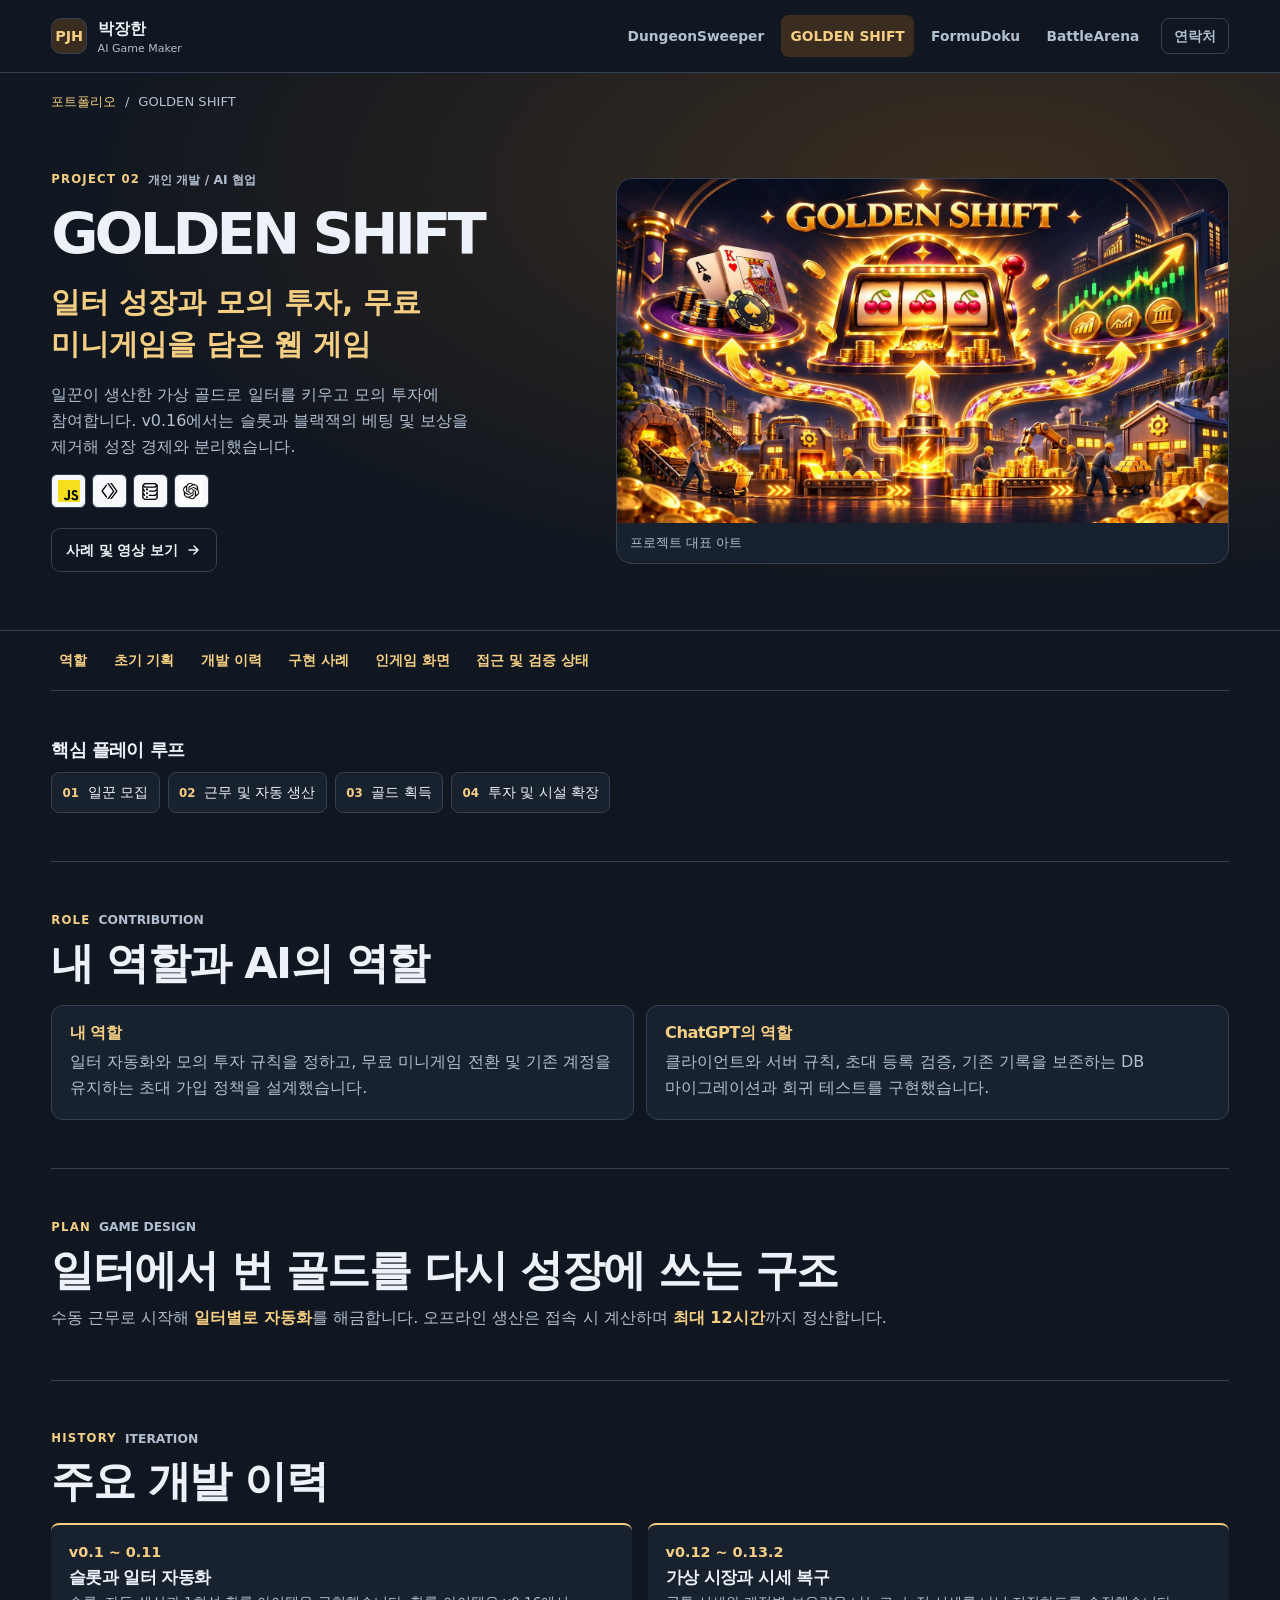
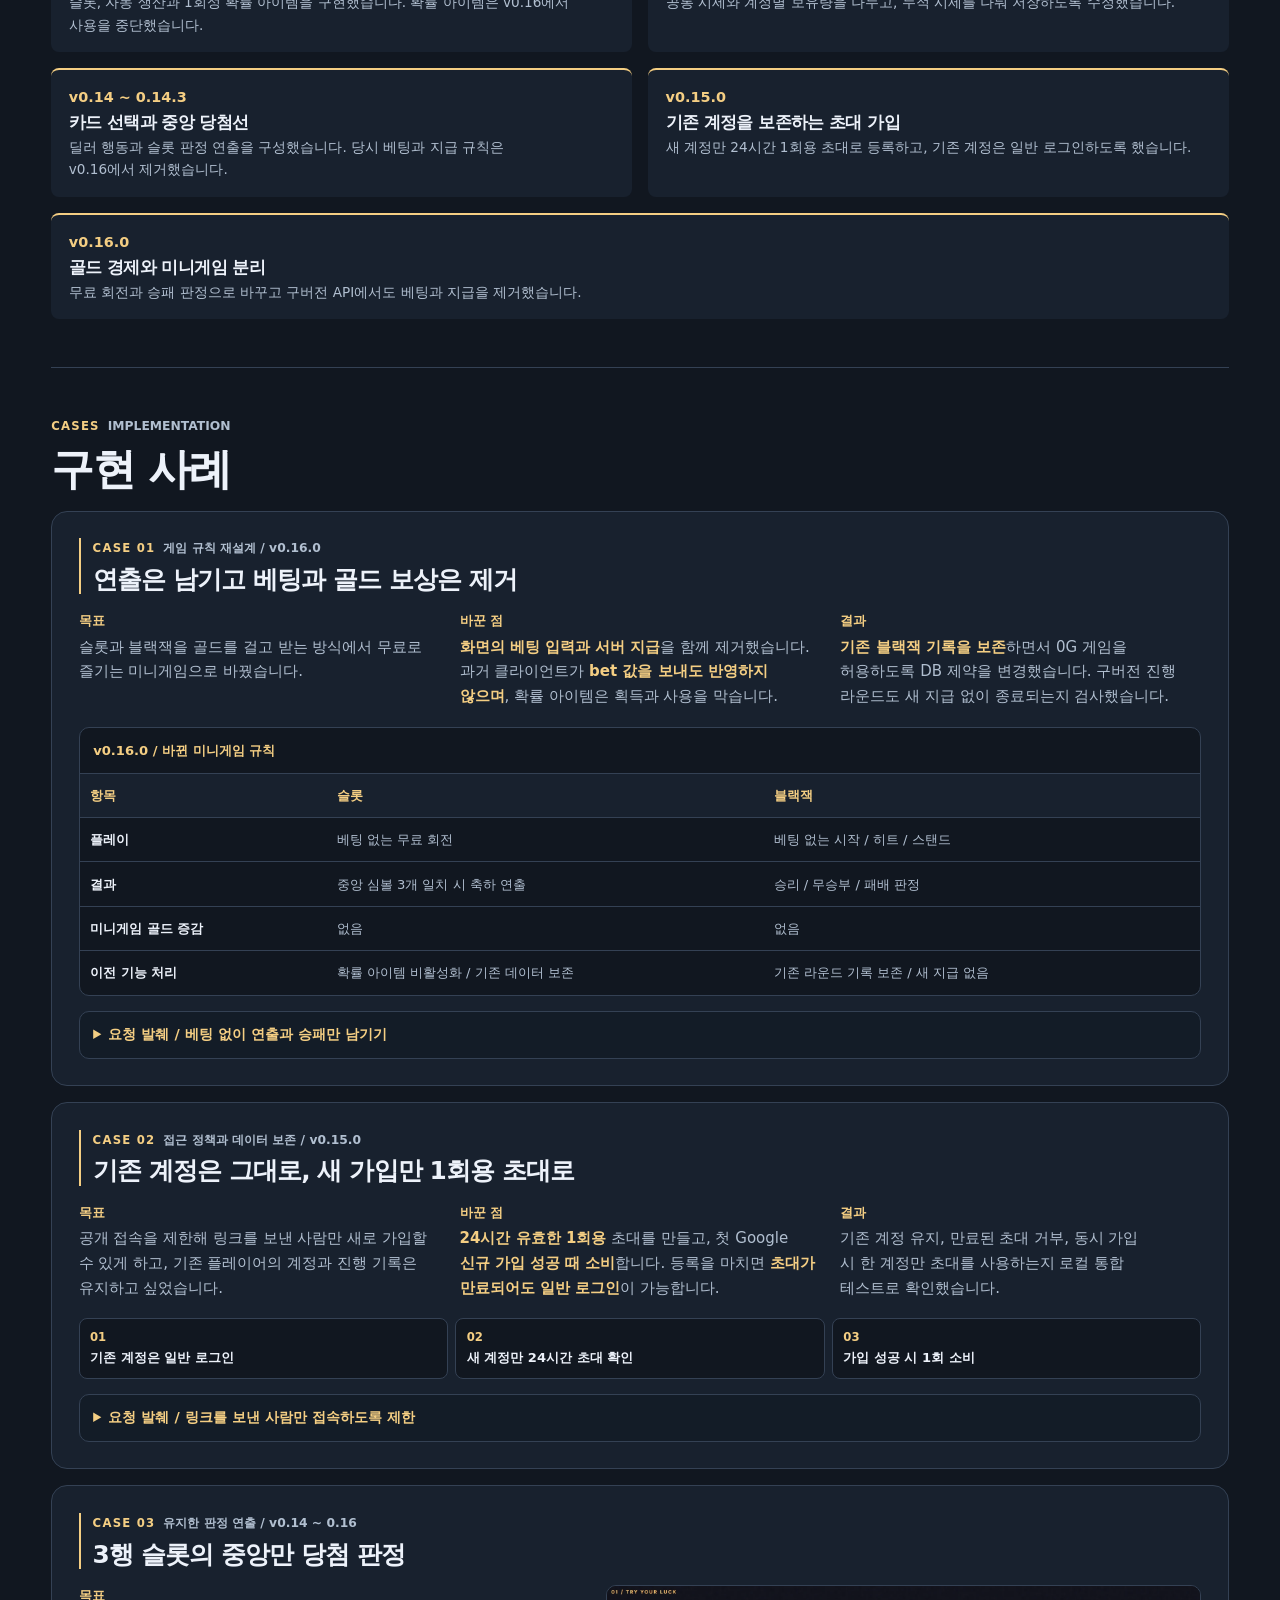
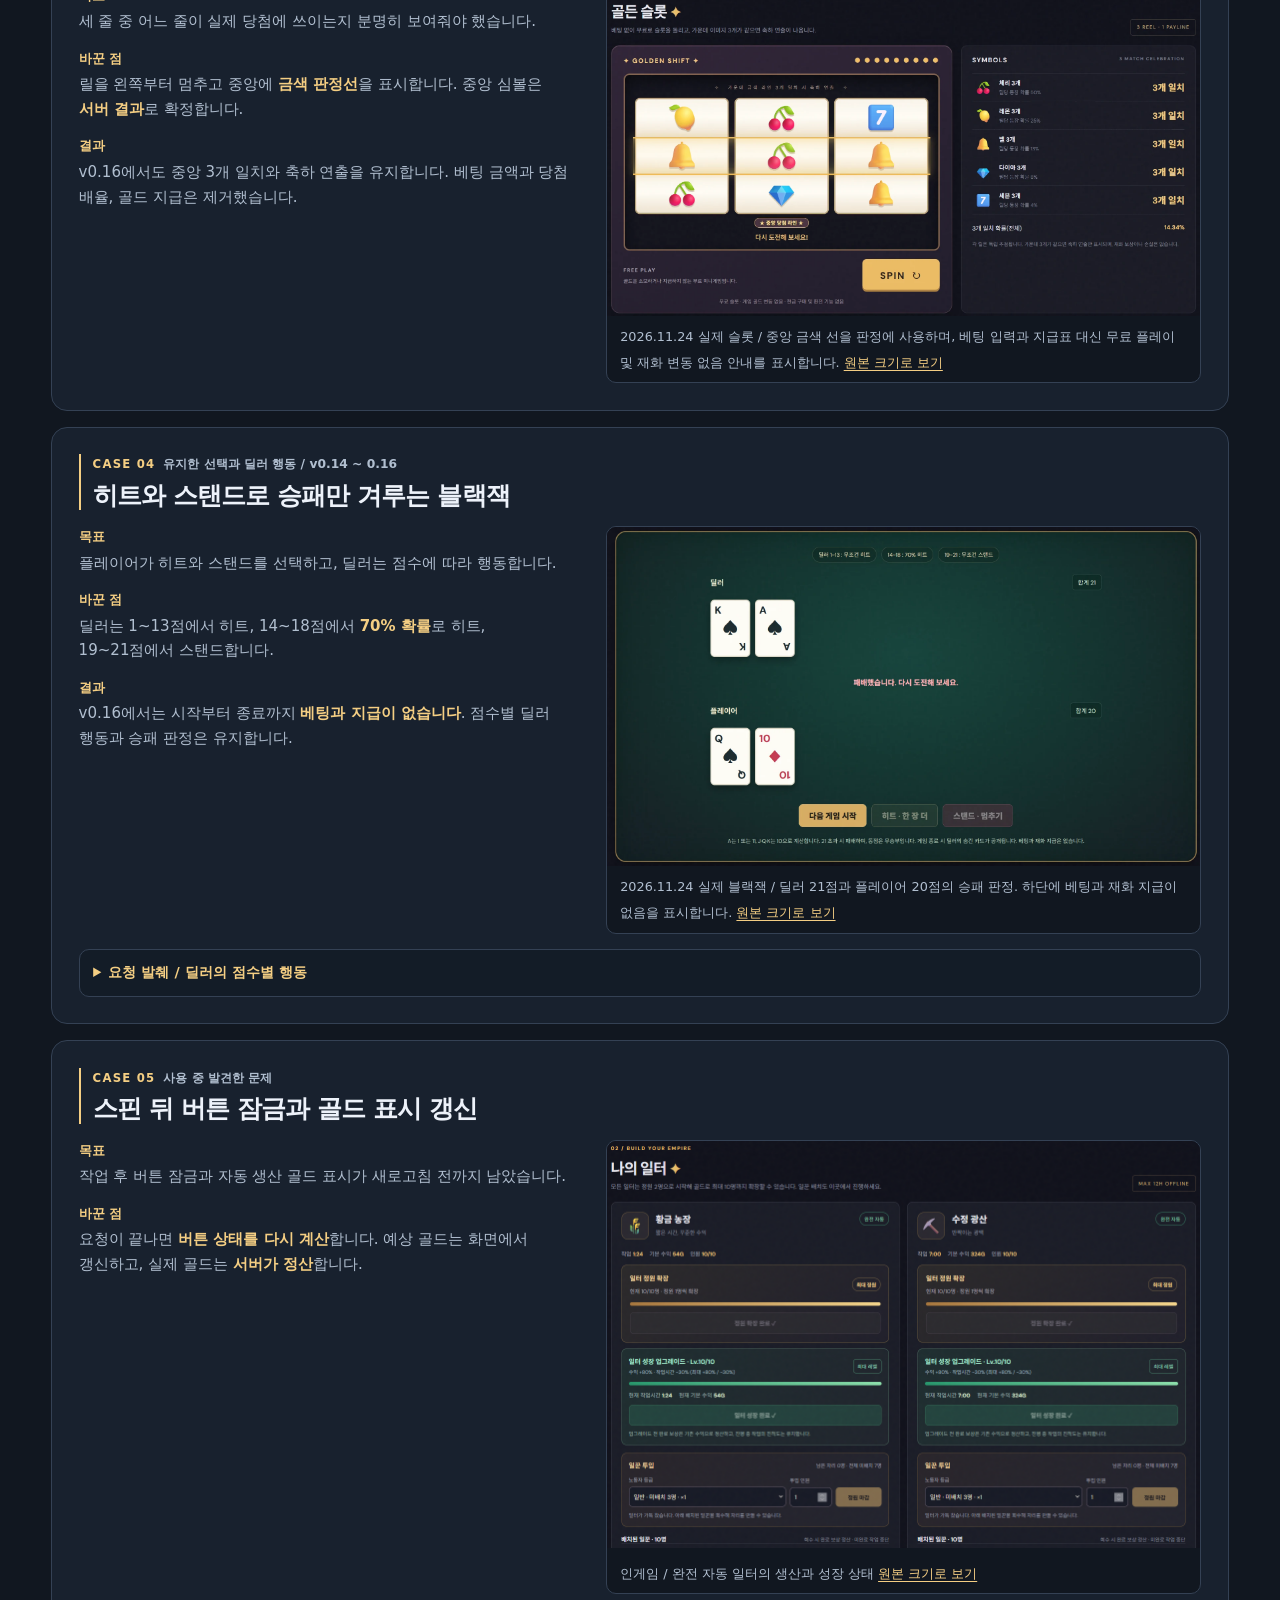
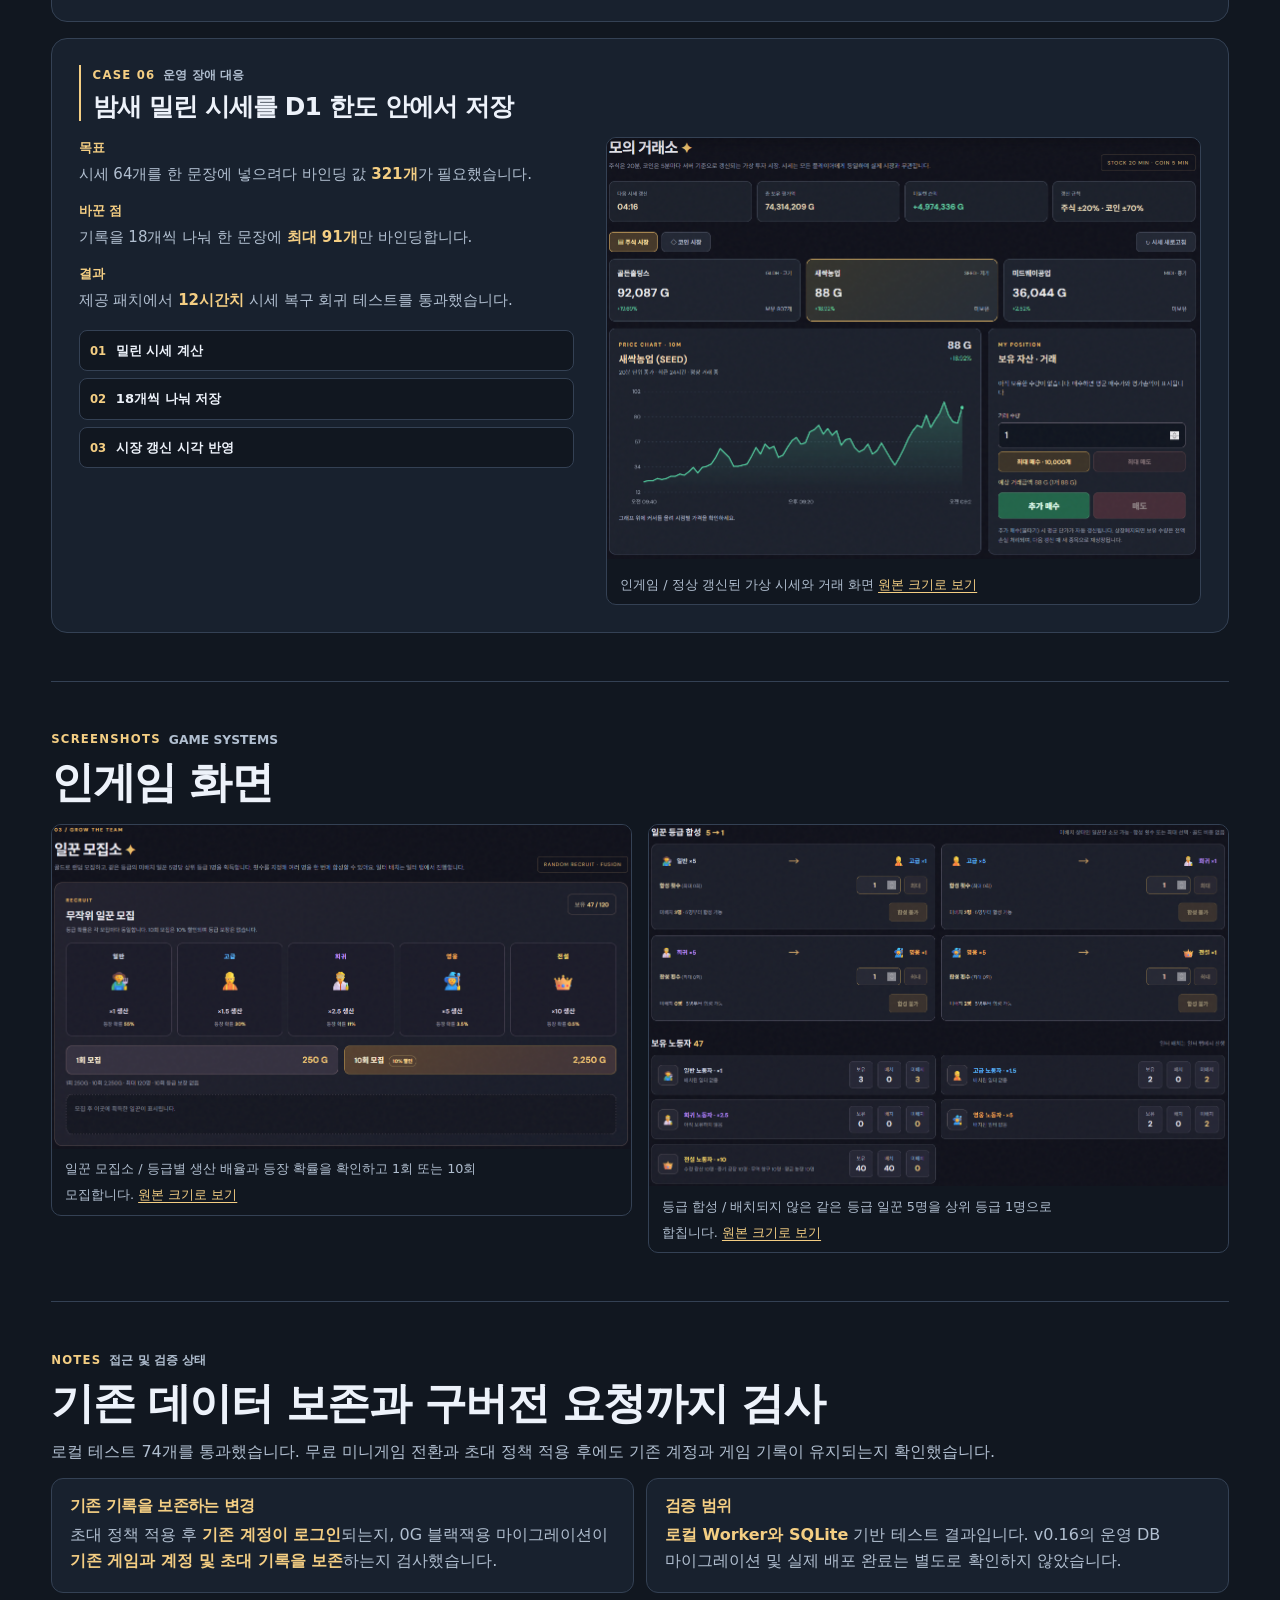
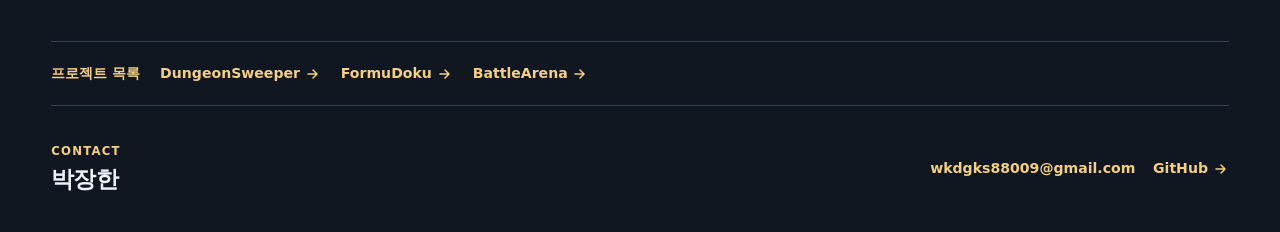
<file: projects/golden-shift/index.html>
<!doctype html>
<html lang="ko">
<head>
  <meta charset="utf-8">
  <meta name="viewport" content="width=device-width, initial-scale=1">
  <meta name="description" content="일꾼이 생산한 가상 골드로 일터를 키우고 모의 투자에 참여합니다. v0.16에서는 슬롯과 블랙잭의 베팅 및 보상을 제거해 성장 경제와 분리했습니다.">
  <meta name="theme-color" content="#111720">
  <meta property="og:type" content="website">
  <meta property="og:title" content="GOLDEN SHIFT | 박장한 AI Game Maker">
  <meta property="og:description" content="일꾼이 생산한 가상 골드로 일터를 키우고 모의 투자에 참여합니다. v0.16에서는 슬롯과 블랙잭의 베팅 및 보상을 제거해 성장 경제와 분리했습니다.">
  <meta property="og:url" content="https://msg1150.github.io/ai-game-maker-portfolio/projects/golden-shift/">
  <meta property="og:image" content="https://msg1150.github.io/ai-game-maker-portfolio/assets/golden-cover.webp">
  <link rel="canonical" href="https://msg1150.github.io/ai-game-maker-portfolio/projects/golden-shift/">
  <link rel="icon" href="../../assets/mark.svg?v=a60e582f" type="image/svg+xml">
  <link rel="stylesheet" href="../../assets/site.css?v=b56db8f4">
  <script src="../../assets/site.js?v=285ba21d" defer></script>
  <title>GOLDEN SHIFT | 박장한 AI Game Maker</title>
</head>
<body class="tone-gold">
  <a class="skip" href="#main">본문으로 건너뛰기</a>
  <header class="site-header">
    <div class="shell header-inner">
      <a class="brand" href="../../" aria-label="박장한 포트폴리오 홈"><span class="mark" aria-hidden="true">PJH</span><span>박장한 <small>AI Game Maker</small></span></a>
      <nav class="site-nav" aria-label="프로젝트 탐색"><a href="../../projects/dungeonsweeper/">DungeonSweeper</a><a href="../../projects/golden-shift/" aria-current="page">GOLDEN SHIFT</a><a href="../../projects/formudoku/">FormuDoku</a><a href="../../projects/battlearena/">BattleArena</a><a class="contact-link" href="#contact">연락처</a></nav>
    </div>
  </header>
  <main id="main">
      <section class="hero project-hero">
        <div class="shell">
          <nav class="crumb" aria-label="현재 위치"><a href="../../">포트폴리오</a><span aria-hidden="true">/</span><span>GOLDEN SHIFT</span></nav>
          <div class="hero-inner">
            <div class="hero-copy">
              <p class="eyebrow"><span>PROJECT 02</span> 개인 개발 / AI 협업</p>
              <h1>GOLDEN SHIFT</h1>
              <p class="hero-lede">일터 성장과 모의 투자, 무료 미니게임을 담은 웹 게임</p>
              <p class="hero-summary">일꾼이 생산한 가상 골드로 일터를 키우고 모의 투자에 참여합니다. v0.16에서는 슬롯과 블랙잭의 베팅 및 보상을 제거해 성장 경제와 분리했습니다.</p>
              <ul class="tags" aria-label="사용 기술"><li class="tag-logo" title="JavaScript"><img src="../../assets/icons/jsconf/javascript.svg" alt="JavaScript" width="22" height="22"><span class="tag-touch-label" aria-hidden="true">JavaScript</span></li><li class="tag-logo" title="Cloudflare Workers"><img src="../../assets/icons/cloudflare/workers.svg" alt="Cloudflare Workers" width="22" height="22"><span class="tag-touch-label" aria-hidden="true">Cloudflare Workers</span></li><li class="tag-logo" title="D1"><img src="../../assets/icons/cloudflare/d1.svg" alt="D1" width="22" height="22"><span class="tag-touch-label" aria-hidden="true">D1</span></li><li class="tag-logo" title="ChatGPT"><img src="../../assets/icons/openai/chatgpt.png" alt="ChatGPT" width="22" height="22"><span class="tag-touch-label" aria-hidden="true">ChatGPT</span></li></ul>
              <div class="actions"><a class="button" href="#cases">사례 및 영상 보기<svg aria-hidden="true" viewBox="0 0 16 16" width="16" height="16" fill="none"><path d="M3 8h9m-4-4 4 4-4 4" stroke="currentColor" stroke-width="1.5" stroke-linecap="round" stroke-linejoin="round"/></svg></a></div>
            </div>
            <figure class="project-cover"><img src="../../assets/golden-cover.webp" alt="슬롯, 블랙잭, 가상 거래소와 금 생산 시설을 담은 GOLDEN SHIFT 대표 일러스트" width="1600" height="900" fetchpriority="high" decoding="async"><figcaption>프로젝트 대표 아트</figcaption></figure>
          </div>
        </div>
      </section>
      <div class="shell detail">
        <nav class="local-nav" aria-label="페이지 목차">
          <a href="#role">역할</a><a href="#planning">초기 기획</a><a href="#timeline">개발 이력</a><a href="#cases">구현 사례</a><a href="#gallery">인게임 화면</a><a href="#deployment">접근 및 검증 상태</a>
        </nav>
        <section class="loop" aria-labelledby="loop-title"><h2 id="loop-title">핵심 플레이 루프</h2><ol><li>일꾼 모집</li><li>근무 및 자동 생산</li><li>골드 획득</li><li>투자 및 시설 확장</li></ol></section>
        <section id="role" class="detail-section">
          <p class="eyebrow"><span>ROLE</span> CONTRIBUTION</p>
          <h2>내 역할과 AI의 역할</h2>
          <div class="role-grid"><div><h3>내 역할</h3><p>일터 자동화와 모의 투자 규칙을 정하고, 무료 미니게임 전환 및 기존 계정을 유지하는 초대 가입 정책을 설계했습니다.</p></div><div><h3>ChatGPT의 역할</h3><p>클라이언트와 서버 규칙, 초대 등록 검증, 기존 기록을 보존하는 DB 마이그레이션과 회귀 테스트를 구현했습니다.</p></div></div>
        </section>
        <section id="planning" class="detail-section">
          <p class="eyebrow"><span>PLAN</span> GAME DESIGN</p>
          <h2>일터에서 번 골드를 다시 성장에 쓰는 구조</h2>
          <p class="prose">수동 근무로 시작해 <strong class="text-accent">일터별로 자동화</strong>를 해금합니다. 오프라인 생산은 접속 시 계산하며 <strong class="text-accent">최대 12시간</strong>까지 정산합니다.</p>
        </section>
        <section id="timeline" class="detail-section"><p class="eyebrow"><span>HISTORY</span> ITERATION</p><h2>주요 개발 이력</h2>
          <ol class="timeline"><li><span>v0.1 ~ 0.11</span><div><h3>슬롯과 일터 자동화</h3><p>슬롯, 자동 생산과 1회성 확률 아이템을 구현했습니다. 확률 아이템은 v0.16에서 사용을 중단했습니다.</p></div></li><li><span>v0.12 ~ 0.13.2</span><div><h3>가상 시장과 시세 복구</h3><p>공통 시세와 계정별 보유량을 나누고, 누적 시세를 나눠 저장하도록 수정했습니다.</p></div></li><li><span>v0.14 ~ 0.14.3</span><div><h3>카드 선택과 중앙 당첨선</h3><p>딜러 행동과 슬롯 판정 연출을 구성했습니다. 당시 베팅과 지급 규칙은 v0.16에서 제거했습니다.</p></div></li><li><span>v0.15.0</span><div><h3>기존 계정을 보존하는 초대 가입</h3><p>새 계정만 24시간 1회용 초대로 등록하고, 기존 계정은 일반 로그인하도록 했습니다.</p></div></li><li><span>v0.16.0</span><div><h3>골드 경제와 미니게임 분리</h3><p>무료 회전과 승패 판정으로 바꾸고 구버전 API에서도 베팅과 지급을 제거했습니다.</p></div></li></ol></section>
        <section id="cases" class="detail-section">
          <p class="eyebrow"><span>CASES</span> IMPLEMENTATION</p><h2>구현 사례</h2>
          <div class="case-list"><article class="case case--stacked" id="free-play">
    <div class="case-head"><p class="eyebrow"><span>CASE 01</span> 게임 규칙 재설계 / v0.16.0</p><h3>연출은 남기고 베팅과 골드 보상은 제거</h3></div>
    <div class="case-layout">
      <dl class="case-copy">
        <div><dt>목표</dt><dd>슬롯과 블랙잭을 골드를 걸고 받는 방식에서 무료로 즐기는 미니게임으로 바꿨습니다.</dd></div>
        <div><dt>바꾼 점</dt><dd><strong class="text-accent">화면의 베팅 입력과 서버 지급</strong>을 함께 제거했습니다. 과거 클라이언트가 <strong class="text-accent">bet 값을 보내도 반영하지 않으며</strong>, 확률 아이템은 획득과 사용을 막습니다.</dd></div>
        <div><dt>결과</dt><dd><strong class="text-accent">기존 블랙잭 기록을 보존</strong>하면서 0G 게임을 허용하도록 DB 제약을 변경했습니다. 구버전 진행 라운드도 새 지급 없이 종료되는지 검사했습니다.</dd></div>
      </dl>
      <div class="case-support"><div class="case-table-wrap"><table class="case-table">
    <caption>v0.16.0 / 바뀐 미니게임 규칙</caption>
    <thead><tr><th scope="col">항목</th><th scope="col">슬롯</th><th scope="col">블랙잭</th></tr></thead>
    <tbody><tr><th scope="row">플레이</th><td>베팅 없는 무료 회전</td><td>베팅 없는 시작 / 히트 / 스탠드</td></tr><tr><th scope="row">결과</th><td>중앙 심볼 3개 일치 시 축하 연출</td><td>승리 / 무승부 / 패배 판정</td></tr><tr><th scope="row">미니게임 골드 증감</th><td>없음</td><td>없음</td></tr><tr><th scope="row">이전 기능 처리</th><td>확률 아이템 비활성화 / 기존 데이터 보존</td><td>기존 라운드 기록 보존 / 새 지급 없음</td></tr></tbody>
  </table></div></div>

    </div>
    <details class="prompt">
    <summary>요청 발췌 / 베팅 없이 연출과 승패만 남기기</summary>
    <div class="prompt-body">

      <pre><code>그럼 아예 슬롯머신의 경우에는 그냥 슬롯을 돌리고 3개가 같은 이미지가 뜨면 지금처럼 축하만 해주고 끝내고 블랙잭의 경우에는 배팅없이 게임 플레이만 하고 승 패만 결정지으면?</code></pre>
      <div class="prompt-tools"><button type="button" data-copy hidden>프롬프트 복사</button><span class="copy-status" role="status"></span></div>
    </div>
  </details>

  </article><article class="case case--stacked" id="invite-access">
    <div class="case-head"><p class="eyebrow"><span>CASE 02</span> 접근 정책과 데이터 보존 / v0.15.0</p><h3>기존 계정은 그대로, 새 가입만 1회용 초대로</h3></div>
    <div class="case-layout">
      <dl class="case-copy">
        <div><dt>목표</dt><dd>공개 접속을 제한해 링크를 보낸 사람만 새로 가입할 수 있게 하고, 기존 플레이어의 계정과 진행 기록은 유지하고 싶었습니다.</dd></div>
        <div><dt>바꾼 점</dt><dd><strong class="text-accent">24시간 유효한 1회용</strong> 초대를 만들고, 첫 Google <strong class="text-accent">신규 가입 성공 때 소비</strong>합니다. 등록을 마치면 <strong class="text-accent">초대가 만료되어도 일반 로그인</strong>이 가능합니다.</dd></div>
        <div><dt>결과</dt><dd>기존 계정 유지, 만료된 초대 거부, 동시 가입 시 한 계정만 초대를 사용하는지 로컬 통합 테스트로 확인했습니다.</dd></div>
      </dl>
      <div class="case-support"><ol class="case-flow" aria-label="구현 흐름"><li>기존 계정은 일반 로그인</li><li>새 계정만 24시간 초대 확인</li><li>가입 성공 시 1회 소비</li></ol></div>

    </div>
    <details class="prompt">
    <summary>요청 발췌 / 링크를 보낸 사람만 접속하도록 제한</summary>
    <div class="prompt-body">

      <pre><code>실제 공개 웹 접속을 제한하고 내가 링크를 보내준 사람들만 접속이 가능하도록 할수있어?</code></pre>
      <div class="prompt-tools"><button type="button" data-copy hidden>프롬프트 복사</button><span class="copy-status" role="status"></span></div>
    </div>
  </details>

  </article><article class="case case--split" id="payline">
    <div class="case-head"><p class="eyebrow"><span>CASE 03</span> 유지한 판정 연출 / v0.14 ~ 0.16</p><h3>3행 슬롯의 중앙만 당첨 판정</h3></div>
    <div class="case-layout">
      <dl class="case-copy">
        <div><dt>목표</dt><dd>세 줄 중 어느 줄이 실제 당첨에 쓰이는지 분명히 보여줘야 했습니다.</dd></div>
        <div><dt>바꾼 점</dt><dd>릴을 왼쪽부터 멈추고 중앙에 <strong class="text-accent">금색 판정선</strong>을 표시합니다. 중앙 심볼은 <strong class="text-accent">서버 결과</strong>로 확정합니다.</dd></div>
        <div><dt>결과</dt><dd>v0.16에서도 중앙 3개 일치와 축하 연출을 유지합니다. 베팅 금액과 당첨 배율, 골드 지급은 제거했습니다.</dd></div>
      </dl>

      <div class="case-visual"><figure class="evidence"><img src="../../assets/golden-slot-20261124.webp" width="1786" height="995" alt="베팅 입력이나 지급 배율 없이 중앙 판정선과 무료 SPIN 버튼을 표시하는 최신 GOLDEN SHIFT 슬롯 화면" loading="lazy" decoding="async"><figcaption>2026.11.24 실제 슬롯 / 중앙 금색 선을 판정에 사용하며, 베팅 입력과 지급표 대신 무료 플레이 및 재화 변동 없음 안내를 표시합니다. <a href="../../assets/golden-slot-20261124.webp">원본 크기로 보기</a></figcaption></figure></div>
    </div>


  </article><article class="case case--split" id="blackjack">
    <div class="case-head"><p class="eyebrow"><span>CASE 04</span> 유지한 선택과 딜러 행동 / v0.14 ~ 0.16</p><h3>히트와 스탠드로 승패만 겨루는 블랙잭</h3></div>
    <div class="case-layout">
      <dl class="case-copy">
        <div><dt>목표</dt><dd>플레이어가 히트와 스탠드를 선택하고, 딜러는 점수에 따라 행동합니다.</dd></div>
        <div><dt>바꾼 점</dt><dd>딜러는 1~13점에서 히트, 14~18점에서 <strong class="text-accent">70% 확률</strong>로 히트, 19~21점에서 스탠드합니다.</dd></div>
        <div><dt>결과</dt><dd>v0.16에서는 시작부터 종료까지 <strong class="text-accent">베팅과 지급이 없습니다</strong>. 점수별 딜러 행동과 승패 판정은 유지합니다.</dd></div>
      </dl>

      <div class="case-visual"><figure class="evidence"><img src="../../assets/golden-blackjack-20261124.webp" width="1796" height="1028" alt="딜러 21점과 플레이어 20점으로 패배를 표시하고 베팅과 재화 지급이 없음을 안내하는 최신 블랙잭 화면" loading="lazy" decoding="async"><figcaption>2026.11.24 실제 블랙잭 / 딜러 21점과 플레이어 20점의 승패 판정. 하단에 베팅과 재화 지급이 없음을 표시합니다. <a href="../../assets/golden-blackjack-20261124.webp">원본 크기로 보기</a></figcaption></figure></div>
    </div>
    <details class="prompt">
    <summary>요청 발췌 / 딜러의 점수별 행동</summary>
    <div class="prompt-body">

      <pre><code>플레이어가 카드를 더 뽑을지 정할수있게 하고 딜러는 본인의 카드의 합이 19 ~ 21이면 무조건 스탑 1 ~ 13은 무조건 카드 한장 더 뽑고 14 ~ 18은 70%확률로 카드를 더 뽑게 해줘</code></pre>
      <div class="prompt-tools"><button type="button" data-copy hidden>프롬프트 복사</button><span class="copy-status" role="status"></span></div>
    </div>
  </details>

  </article><article class="case case--split" id="ui-state">
    <div class="case-head"><p class="eyebrow"><span>CASE 05</span> 사용 중 발견한 문제</p><h3>스핀 뒤 버튼 잠금과 골드 표시 갱신</h3></div>
    <div class="case-layout">
      <dl class="case-copy">
        <div><dt>목표</dt><dd>작업 후 버튼 잠금과 자동 생산 골드 표시가 새로고침 전까지 남았습니다.</dd></div>
        <div><dt>바꾼 점</dt><dd>요청이 끝나면 <strong class="text-accent">버튼 상태를 다시 계산</strong>합니다. 예상 골드는 화면에서 갱신하고, 실제 골드는 <strong class="text-accent">서버가 정산</strong>합니다.</dd></div>

      </dl>

      <div class="case-visual"><figure class="evidence"><img src="../../assets/golden-worksites.webp" width="1190" height="818" alt="황금 농장과 수정 광산의 자동 생산, 정원 확장, 성장 업그레이드 화면" loading="lazy" decoding="async"><figcaption>인게임 / 완전 자동 일터의 생산과 성장 상태 <a href="../../assets/golden-worksites.webp">원본 크기로 보기</a></figcaption></figure></div>
    </div>


  </article><article class="case case--split case--with-support" id="market-hotfix">
    <div class="case-head"><p class="eyebrow"><span>CASE 06</span> 운영 장애 대응</p><h3>밤새 밀린 시세를 D1 한도 안에서 저장</h3></div>
    <div class="case-layout">
      <dl class="case-copy">
        <div><dt>목표</dt><dd>시세 64개를 한 문장에 넣으려다 바인딩 값 <strong class="text-accent">321개</strong>가 필요했습니다.</dd></div>
        <div><dt>바꾼 점</dt><dd>기록을 18개씩 나눠 한 문장에 <strong class="text-accent">최대 91개</strong>만 바인딩합니다.</dd></div>
        <div><dt>결과</dt><dd>제공 패치에서 <strong class="text-accent">12시간치</strong> 시세 복구 회귀 테스트를 통과했습니다.</dd></div>
      </dl>
      <div class="case-support"><ol class="case-flow" aria-label="구현 흐름"><li>밀린 시세 계산</li><li>18개씩 나눠 저장</li><li>시장 갱신 시각 반영</li></ol></div>
      <div class="case-visual"><figure class="evidence"><img src="../../assets/golden-market.webp" width="1187" height="843" alt="주식 탭의 가상 시세 그래프와 평가손익 및 거래 화면" loading="lazy" decoding="async"><figcaption>인게임 / 정상 갱신된 가상 시세와 거래 화면 <a href="../../assets/golden-market.webp">원본 크기로 보기</a></figcaption></figure></div>
    </div>


  </article></div>
        </section>
        <section id="gallery" class="detail-section">
          <p class="eyebrow"><span>SCREENSHOTS</span> GAME SYSTEMS</p><h2>인게임 화면</h2>
          <div class="gallery"><figure class="evidence"><img src="../../assets/golden-recruitment.webp" width="1185" height="662" alt="다섯 등급별 생산 배율과 등장 확률, 1회 및 10회 모집 버튼" loading="lazy" decoding="async"><figcaption>일꾼 모집소 / 등급별 생산 배율과 등장 확률을 확인하고 1회 또는 10회 모집합니다. <a href="../../assets/golden-recruitment.webp">원본 크기로 보기</a></figcaption></figure><figure class="evidence"><img src="../../assets/golden-fusion.webp" width="1185" height="739" alt="등급별 5 대 1 합성 조건과 보유, 배치, 미배치 일꾼 수가 표시된 화면" loading="lazy" decoding="async"><figcaption>등급 합성 / 배치되지 않은 같은 등급 일꾼 5명을 상위 등급 1명으로 합칩니다. <a href="../../assets/golden-fusion.webp">원본 크기로 보기</a></figcaption></figure></div>
        </section>

        <section id="deployment" class="detail-section">
          <p class="eyebrow"><span>NOTES</span> 접근 및 검증 상태</p><h2>기존 데이터 보존과 구버전 요청까지 검사</h2>
          <p class="prose">로컬 테스트 74개를 통과했습니다. 무료 미니게임 전환과 초대 정책 적용 후에도 기존 계정과 게임 기록이 유지되는지 확인했습니다.</p>
          <div class="section-evidence">
            <div class="role-grid"><div><h3>기존 기록을 보존하는 변경</h3><p>초대 정책 적용 후 <strong class="text-accent">기존 계정이 로그인</strong>되는지, 0G 블랙잭용 마이그레이션이 <strong class="text-accent">기존 게임과 계정 및 초대 기록을 보존</strong>하는지 검사했습니다.</p></div><div><h3>검증 범위</h3><p><strong class="text-accent">로컬 Worker와 SQLite</strong> 기반 테스트 결과입니다. v0.16의 운영 DB 마이그레이션 및 실제 배포 완료는 별도로 확인하지 않았습니다.</p></div></div>

          </div>

        </section>
        <nav class="related" aria-label="다른 프로젝트">
          <a href="../../#projects">프로젝트 목록</a><a href="../../projects/dungeonsweeper/">DungeonSweeper <svg aria-hidden="true" viewBox="0 0 16 16" width="16" height="16" fill="none"><path d="M3 8h9m-4-4 4 4-4 4" stroke="currentColor" stroke-width="1.5" stroke-linecap="round" stroke-linejoin="round"/></svg></a><a href="../../projects/formudoku/">FormuDoku <svg aria-hidden="true" viewBox="0 0 16 16" width="16" height="16" fill="none"><path d="M3 8h9m-4-4 4 4-4 4" stroke="currentColor" stroke-width="1.5" stroke-linecap="round" stroke-linejoin="round"/></svg></a><a href="../../projects/battlearena/">BattleArena <svg aria-hidden="true" viewBox="0 0 16 16" width="16" height="16" fill="none"><path d="M3 8h9m-4-4 4 4-4 4" stroke="currentColor" stroke-width="1.5" stroke-linecap="round" stroke-linejoin="round"/></svg></a>
        </nav>
      </div></main>
  <footer class="shell site-footer" id="contact">
    <div><p class="eyebrow"><span>CONTACT</span></p><h2>박장한</h2></div>
    <div class="footer-links">
      <a href="mailto:wkdgks88009@gmail.com">wkdgks88009@gmail.com</a>
      <a href="https://github.com/msg1150">GitHub <svg aria-hidden="true" viewBox="0 0 16 16" width="16" height="16" fill="none"><path d="M3 8h9m-4-4 4 4-4 4" stroke="currentColor" stroke-width="1.5" stroke-linecap="round" stroke-linejoin="round"/></svg></a>
    </div>
  </footer>
</body>
</html>
</file>
<file: assets/site.css>
:root {
  color-scheme: dark;
  --bg: #111720;
  --surface: #18212e;
  --panel: #1c2634;
  --line: #344154;
  --text: #edf2fa;
  --muted: #b1bfd0;
  --accent: #c5d9ff;
  --accent-text: #ffb08e;
  --glow: #202d46;
  --radius: 16px;
  --gutter: clamp(1rem, 4vw, 3.25rem);
  --header-height: 72px;
  font-family: "Segoe UI", "Malgun Gothic", system-ui, sans-serif;
  line-height: 1.65;
  background: var(--bg);
  color: var(--text);
}
* { box-sizing: border-box; }
html { scroll-padding-top: calc(var(--header-height) + 1rem); }
body { margin: 0; }
h1, h2, h3, p, figure { margin: 0; }
h1, h2, h3 { line-height: 1.18; letter-spacing: -.035em; }
/* Keep Korean words together while allowing long identifiers to fit narrow screens. */
:is(p, dd, figcaption, h2, h3, h4, summary, .case-table, .case-flow, .loop li, .prompt pre) {
  word-break: keep-all;
  overflow-wrap: anywhere;
}
:is(p, dd, figcaption) { text-wrap: pretty; }
:is(h2, h3, h4) { text-wrap: balance; }
h2 { font-size: clamp(1.7rem, 4vw, 2.7rem); }
h3 { font-size: clamp(1.2rem, 2vw, 1.55rem); }
a { color: inherit; text-decoration: none; }
.text-accent { color: var(--accent-text); font-weight: 750; }
a, button, summary { -webkit-tap-highlight-color: transparent; }
:focus-visible { outline: 2px solid var(--accent); outline-offset: 4px; }
img, video { display: block; width: 100%; height: auto; }
svg { flex: 0 0 auto; }
.shell { width: min(76rem, 100% - var(--gutter) * 2); margin-inline: auto; }
.tone-violet { --accent: #d4bfff; --glow: #30254a; }
.tone-gold { --accent: #f4ce83; --glow: #3a2d20; }
.tone-blue { --accent: #a9d7ff; --glow: #1b344d; }
.tone-mint { --accent: #87e1ce; --glow: #193b3c; }
.tone-violet, .tone-gold, .tone-blue, .tone-mint { --accent-text: var(--accent); }
.skip { position: absolute; z-index: 30; top: .5rem; left: .5rem; padding: .65rem 1rem; transform: translateY(-150%); background: var(--accent); color: #111720; }
.skip:focus { transform: translateY(0); }
.site-header { position: sticky; top: 0; z-index: 20; background: #111720; border-bottom: 1px solid var(--line); }
.header-inner { min-height: 72px; display: flex; gap: .35rem 1.25rem; align-items: center; justify-content: space-between; }
.brand { display: inline-flex; align-items: center; gap: .65rem; font-weight: 720; flex: 0 0 auto; }
.mark { width: 36px; height: 36px; border-radius: 10px; display: grid; place-items: center; color: var(--accent); background: var(--glow); border: 1px solid var(--line); font: 750 .9rem system-ui, sans-serif; }
.brand small { display: block; color: var(--muted); font-size: .69rem; line-height: 1.25; font-weight: 500; }
.site-nav { display: flex; flex-wrap: wrap; align-items: center; gap: .1rem .45rem; }
.site-nav a { display: inline-flex; align-items: center; min-height: 42px; border-radius: 8px; padding-inline: .6rem; color: var(--muted); font-size: .86rem; font-weight: 650; }
.site-nav a:hover, .site-nav a[aria-current] { background: var(--glow); color: var(--accent); }
.site-nav .contact-link { border: 1px solid var(--line); min-height: 36px; margin-left: .3rem; padding-inline: .75rem; }
.hero {
  border-bottom: 1px solid var(--line);
  background: radial-gradient(ellipse at 77% 20%, var(--glow), transparent 64%), var(--bg);
}
.hero-inner { display: grid; align-items: center; grid-template-columns: minmax(0, .9fr) minmax(0, 1.1fr); gap: clamp(1.75rem, 5vw, 5.5rem); padding-block: clamp(2.8rem, 7.5vw, 6.6rem); }
.hero-copy h1 { margin-block: .7rem .8rem; font-size: clamp(2.5rem, 5.6vw, 5.25rem); letter-spacing: -.067em; overflow-wrap: anywhere; }
.hero-lede { font-size: clamp(1.2rem, 2.4vw, 1.8rem); font-weight: 700; line-height: 1.45; word-break: keep-all; }
.hero-summary { max-width: 45ch; margin-top: 1rem; color: var(--muted); }
.home .hero-inner { grid-template-columns: minmax(0, 1.05fr) minmax(0, .95fr); gap: clamp(1.5rem, 5vw, 4rem); padding-block: clamp(2rem, 4.5vw, 4rem); }
.home .hero-copy h1 { font-size: clamp(3rem, 6vw, 5.2rem); margin-block: .5rem .25rem; }
.hero-role { color: var(--accent-text); font-size: clamp(1.35rem, 2.4vw, 2rem); font-weight: 750; line-height: 1.3; }
.home .hero-summary { max-width: 38ch; margin-top: .85rem; }
.home .feature { width: min(100%, 31rem); justify-self: end; }
.eyebrow { display: flex; gap: .5rem; align-items: center; color: var(--muted); font-size: .77rem; font-weight: 700; }
.eyebrow > span { font-size: .73rem; font-weight: 750; letter-spacing: .105em; color: var(--accent); white-space: nowrap; }
.actions { display: flex; flex-wrap: wrap; gap: .6rem; margin-top: 1.25rem; }
.button { min-height: 44px; display: inline-flex; align-items: center; gap: .5rem; border: 1px solid var(--line); border-radius: 9px; padding: .55rem .85rem; font-size: .87rem; font-weight: 700; color: var(--text); }
.button:hover { border-color: var(--accent); color: var(--accent); }
.button.primary { background: var(--accent); color: #111720; border-color: var(--accent); }
.button.primary:hover { background: #e2edff; }
.icon-button { width: 44px; justify-content: center; padding-inline: 0; }
.icon-button img { width: 18px; height: 18px; filter: invert(1); }
.feature, .project-card { display: block; overflow: hidden; border: 1px solid var(--line); border-radius: var(--radius); background: var(--surface); }
.feature { box-shadow: 0 22px 70px #070b115e; }
.feature:hover, .project-card:hover { border-color: var(--accent); }
.feature-media, .card-image { position: relative; background: var(--glow); }
.feature-media img, .card-image img { aspect-ratio: 16 / 9; object-fit: cover; }
.feature-media > span, .card-image > span { position: absolute; top: .65rem; left: .65rem; background: #111720f2; border: 1px solid #8590a14f; color: #edf2fa; border-radius: 6px; padding: .2rem .45rem; font-size: .7rem; }
.feature-caption { display: flex; align-items: center; justify-content: space-between; gap: .75rem; padding: .9rem 1.1rem; }
.feature-caption strong { display: block; font-size: clamp(1.25rem, 3vw, 1.8rem); letter-spacing: -.035em; }
.round-icon { display: grid; place-items: center; width: 42px; height: 42px; border: 1px solid var(--line); border-radius: 50%; color: var(--accent); }
.section { padding-block: clamp(2.5rem, 6vw, 4.5rem); }
.section-head { display: flex; justify-content: space-between; align-items: end; gap: .75rem 1.5rem; margin-bottom: 1.5rem; }
.section-head h2, .detail-section h2 { margin-top: .45rem; }
.section-intro { margin-top: .55rem; color: var(--muted); font-size: .93rem; }
.project-grid { display: grid; grid-template-columns: repeat(2, minmax(0, 1fr)); gap: 1.25rem; }
.project-card > a { display: flex; flex-direction: column; height: 100%; }
.project-card > a:focus-visible { outline-offset: -3px; }
.card-body { flex: 1; display: flex; flex-direction: column; align-items: flex-start; padding: 1rem 1.1rem 1.15rem; border-top: 2px solid var(--accent); }
.card-body h3 { margin-block: .5rem .35rem; }
.card-body > p:not(.eyebrow) { color: var(--muted); }
.tags { display: flex; flex-wrap: wrap; gap: .35rem; margin: .85rem 0; padding: 0; list-style: none; }
.card-body .tags { margin-top: auto; padding-top: .85rem; }
.tags li { min-height: 34px; display: inline-flex; align-items: center; gap: .35rem; border: 1px solid var(--line); border-radius: 6px; color: var(--muted); font-size: .74rem; }
.tag-text { padding-inline: .55rem; }
.tag-logo { min-width: 35px; justify-content: center; padding-inline: .35rem; background: #f7f8fb; }
.tag-logo img { width: 22px; height: 22px; object-fit: contain; }
.tag-touch-label { display: none; }
@media (hover: none) {
  .tag-logo { color: #273243; }
  .tag-touch-label { display: inline; }
}
.card-action { display: flex; align-items: center; gap: .4rem; color: var(--accent); font-size: .85rem; font-weight: 720; padding-top: .25rem; }
.home-evidence { border-block: 1px solid var(--line); background: #141c27; }
.home-evidence .section { padding-block: clamp(1.75rem, 4vw, 3rem); }
.site-footer { display: flex; align-items: center; justify-content: space-between; flex-wrap: wrap; gap: 1rem 1.5rem; padding-block: 2.2rem; }
.site-footer h2 { font-size: 1.45rem; margin-block: .25rem; }
.footer-links { display: flex; flex-wrap: wrap; gap: .45rem 1.1rem; }
.footer-links a, .related a { display: inline-flex; align-items: center; gap: .3rem; min-height: 44px; color: var(--accent); font-size: .88rem; font-weight: 670; overflow-wrap: anywhere; }
.footer-links a:hover, .related a:hover, .crumb a:hover { text-decoration: underline; text-underline-offset: .25em; }
.crumb { display: flex; gap: .55rem; flex-wrap: wrap; color: var(--muted); padding-top: 1.1rem; font-size: .82rem; }
.crumb a { color: var(--accent); }
.project-hero .hero-inner { padding-block: clamp(1.8rem, 4.5vw, 4.2rem); }
.project-hero h1 { font-size: clamp(2.3rem, 4.5vw, 4.5rem); }
.project-hero .hero-lede { color: var(--accent-text); }
.hero-title-part { white-space: nowrap; }
.project-cover { overflow: hidden; border: 1px solid var(--line); border-radius: var(--radius); background: var(--surface); }
figcaption { color: var(--muted); font-size: .8rem; padding: .6rem .8rem; }
.local-nav { display: flex; gap: .35rem .65rem; flex-wrap: wrap; padding-block: .55rem; border-bottom: 1px solid var(--line); }
.local-nav a { padding: .6rem .5rem; color: var(--accent); font-size: .86rem; font-weight: 700; }
.local-nav a:hover { background: var(--glow); border-radius: 7px; }
.detail-section, .loop { padding-block: clamp(1.65rem, 4vw, 3rem); border-bottom: 1px solid var(--line); }
.loop h2 { font-size: 1.15rem; margin-bottom: .7rem; }
.loop ol { display: flex; flex-wrap: wrap; gap: .5rem; padding: 0; margin: 0; list-style: none; counter-reset: loop; }
.loop li { counter-increment: loop; border: 1px solid var(--line); background: var(--surface); border-radius: 8px; padding: .5rem .65rem; font-size: .86rem; }
.loop li::before { content: counter(loop, decimal-leading-zero); color: var(--accent); font: 720 .74rem system-ui, sans-serif; margin-right: .55rem; }
.role-grid { display: grid; grid-template-columns: repeat(2, minmax(0, 1fr)); gap: .8rem; margin-top: 1rem; }
.role-grid > div { border: 1px solid var(--line); border-radius: 12px; background: var(--surface); padding: 1.1rem; }
.role-grid h3 { color: var(--accent); font-size: 1.02rem; margin-bottom: .4rem; }
.role-grid p, .timeline p, .case dd { color: var(--muted); }
.timeline { display: grid; grid-template-columns: repeat(2, minmax(0, 1fr)); gap: 1rem; list-style: none; padding: 0; margin: 1rem 0 0; }
.timeline li { display: grid; align-content: start; gap: .5rem; border-top: 2px solid var(--accent); border-radius: 8px; background: var(--surface); padding: 1rem 1.1rem; }
.timeline > li:last-child:nth-child(odd), .role-grid > div:last-child:nth-child(odd) { grid-column: 1 / -1; }
.timeline p { font-size: .85rem; }
.timeline li > span { color: var(--accent); font: 730 .9rem system-ui, sans-serif; align-self: start; padding-top: .17rem; }
.timeline h3 { font-size: 1.05rem; margin-bottom: .22rem; }
.case-list { display: grid; gap: 1rem; margin-top: 1rem; }
.case { border: 1px solid var(--line); border-radius: var(--radius); background: var(--surface); padding: clamp(1rem, 3vw, 1.65rem); }
.case-head { padding-left: .75rem; border-left: 2px solid var(--accent-text); }
.case-head .eyebrow { align-items: baseline; flex-wrap: wrap; gap: .15rem .5rem; }
.case-head h3 { margin-top: .4rem; }
.case-layout { display: grid; align-items: start; gap: 1.1rem clamp(1rem, 3vw, 2rem); margin-top: 1rem; }
.case-copy { margin: 0; display: grid; gap: .85rem; }
.case-support { display: grid; gap: .65rem; }
.case-visual { min-width: 0; }
:is(.case--split, .case--table-media) .case-copy { grid-area: copy; }
:is(.case--split, .case--table-media) .case-support { grid-area: support; }
:is(.case--split, .case--table-media) .case-visual { grid-area: visual; }
.case--split .case-layout {
  grid-template-columns: minmax(0, 5fr) minmax(0, 6fr);
  grid-template-areas: "copy visual";
}
.case--split.case--with-support .case-layout {
  grid-template-areas: "copy visual" "support visual";
  grid-template-rows: auto 1fr;
}
.case--portrait .case-layout {
  grid-template-columns: minmax(0, 1fr) minmax(0, 16rem);
}
.case--stacked .case-copy {
  grid-auto-flow: column;
  grid-auto-columns: minmax(0, 1fr);
  gap: .85rem 1.25rem;
}
.case--table-media .case-layout {
  grid-template-columns: repeat(2, minmax(0, 1fr));
  grid-template-areas: "copy copy" "support visual";
}
.case dt { font-size: .82rem; font-weight: 750; color: var(--accent); }
.case dd { margin: .18rem 0 0; font-size: .94rem; }
.evidence-pair { display: grid; grid-template-columns: repeat(2, minmax(0, 1fr)); align-items: start; gap: .85rem; }
.case-flow { display: grid; grid-template-columns: repeat(3, minmax(0, 1fr)); gap: .45rem; margin: 0; padding: 0; list-style: none; counter-reset: flow; }
.case-flow li { counter-increment: flow; border: 1px solid var(--line); border-radius: 8px; background: var(--bg); padding: .55rem .65rem; font-size: .82rem; font-weight: 670; }
.case-flow li::before { content: counter(flow, decimal-leading-zero); display: block; color: var(--accent-text); font-size: .73rem; }
.case--split .case-flow { grid-template-columns: minmax(0, 1fr); }
.case--split .case-flow li { display: flex; align-items: baseline; gap: .6rem; }
/* Current rule comparisons stay separate from historical game captures. */
.case-table-wrap { min-width: 0; border: 1px solid var(--line); border-radius: 10px; overflow: hidden; background: var(--bg); }
.case-table { width: 100%; border-collapse: collapse; table-layout: fixed; font-size: .82rem; line-height: 1.6; }
.case-table caption { padding: .75rem .85rem; text-align: left; color: var(--accent-text); font-weight: 700; border-bottom: 1px solid var(--line); }
.case-table th, .case-table td { padding: .7rem .65rem; text-align: left; vertical-align: top; border-bottom: 1px solid var(--line); }
.case-table thead th { color: var(--accent-text); background: var(--surface); }
.case-table th:first-child { width: 22%; }
.case-table tbody th { font-weight: 650; }
.case-table td { color: var(--muted); }
.case-table tbody tr:last-child > * { border-bottom: 0; }
.section-evidence { display: grid; gap: 1rem; align-items: start; margin-top: .8rem; }
.section-evidence:has(> figure) { grid-template-columns: minmax(0, 1fr) minmax(0, 15rem); }
.section-evidence .role-grid { margin-top: 0; }
.evidence { overflow: hidden; border: 1px solid var(--line); border-radius: 10px; background: #111720; }
.media-window { position: relative; overflow: hidden; }
.media-window img { position: absolute; max-width: none; height: auto; }
.evidence--portrait { width: min(100%, 16rem); margin-inline: auto; }
.exhibition-note { margin-top: 1rem; color: var(--muted); font-size: .875rem; }
.gif-demo summary { cursor: pointer; color: var(--accent); font-weight: 700; list-style: none; }
.gif-demo summary::-webkit-details-marker { display: none; }
.gif-demo summary:focus-visible { outline-offset: -3px; }
.gif-demo summary span { display: block; padding: .55rem .75rem; font-size: .85rem; }
.gif-demo:not([open]) .gif-open, .gif-demo[open] .gif-closed, .gif-demo[open] summary img { display: none; }
.tone-mint .card-image img { object-fit: contain; }
.evidence figcaption a { display: inline-block; margin-top: .3rem; color: var(--accent); text-decoration: underline; text-underline-offset: .2em; }
.gallery { display: grid; grid-template-columns: repeat(2, minmax(0, 1fr)); gap: 1rem; align-items: start; margin-top: 1rem; }
.prompt { margin-top: .95rem; border: 1px solid var(--line); border-radius: 10px; background: #131c27; }
.prompt summary { padding: .7rem .85rem; color: var(--accent); font-size: .9rem; font-weight: 700; cursor: pointer; }
.prompt summary:hover { background: var(--glow); border-radius: 9px; }
.prompt-body { padding: .75rem .85rem; border-top: 1px solid var(--line); }
.prompt-body h4 { margin: 0 0 .4rem; color: var(--accent); font-size: .86rem; }
.prompt pre { margin: 0; white-space: pre-wrap; }
.prompt code { font: .9rem/1.65 "Consolas", "Malgun Gothic", monospace; }
.prompt-tools { display: flex; align-items: center; flex-wrap: wrap; gap: .6rem; margin-top: .75rem; }
.prompt-tools button { min-height: 40px; color: var(--accent); background: var(--surface); border: 1px solid var(--line); border-radius: 6px; padding-inline: .6rem; font: inherit; font-size: .82rem; cursor: pointer; }
.copy-status { color: var(--muted); font-size: .82rem; }
.prose { margin-top: .6rem; max-width: 62rem; color: var(--muted); }
.related { display: flex; flex-wrap: wrap; gap: .3rem 1.25rem; padding-block: .6rem; border-bottom: 1px solid var(--line); }
.competency-grid { display: grid; grid-template-columns: repeat(3, minmax(0, 1fr)); gap: 1rem; }
.competency-card { display: flex; flex-direction: column; gap: .85rem; padding: clamp(1rem, 2vw, 1.5rem); border: 1px solid var(--line); border-top: 3px solid var(--accent); border-radius: 10px; background: var(--surface); }
.competency-card h3 { font-size: clamp(1.1rem, 1.5vw, 1.35rem); line-height: 1.5; }
.competency-card > p:not(.eyebrow) { color: var(--muted); font-size: .9rem; }
.competency-card > a { display: flex; align-items: center; gap: .5rem; margin-top: auto; padding-top: .35rem; font-size: .85rem; font-weight: 700; color: var(--accent-text); }
.competency-card > a:hover { text-decoration: underline; }
@media (max-width: 900px) {
  .hero-inner { gap: 1.4rem; }
  .section-evidence:has(> figure) { grid-template-columns: minmax(0, 1fr); }
  .section-evidence > figure { width: min(100%, 15rem); }
}
@media (max-width: 800px) {
  .competency-grid { grid-template-columns: minmax(0, 1fr); }
}
@media (max-width: 700px) {
  :root { --header-height: 144px; }
  .header-inner { flex-direction: column; align-items: flex-start; padding-block: .55rem; }
  .site-nav a { padding-inline: .38rem; font-size: .78rem; }
  .hero-inner, .home .hero-inner, .gallery { grid-template-columns: minmax(0, 1fr); gap: 1.4rem; }
  .home .feature { justify-self: start; }
  .section-head { align-items: start; flex-direction: column; }
  .case--split .case-layout,
  .case--split.case--with-support .case-layout,
  .case--table-media .case-layout {
    grid-template-columns: minmax(0, 1fr);
    grid-template-areas: none;
    grid-template-rows: auto;
  }
  :is(.case--split, .case--table-media) .case-layout > * { grid-area: auto; }
  .case--stacked .case-copy { grid-auto-flow: row; }
}
@media (max-width: 600px) {
  .project-grid, .timeline, .role-grid, .evidence-pair { grid-template-columns: minmax(0, 1fr); }
  .case-flow { grid-template-columns: minmax(0, 1fr); }
  .case-flow li { display: flex; align-items: baseline; gap: .6rem; }
}
</file>
